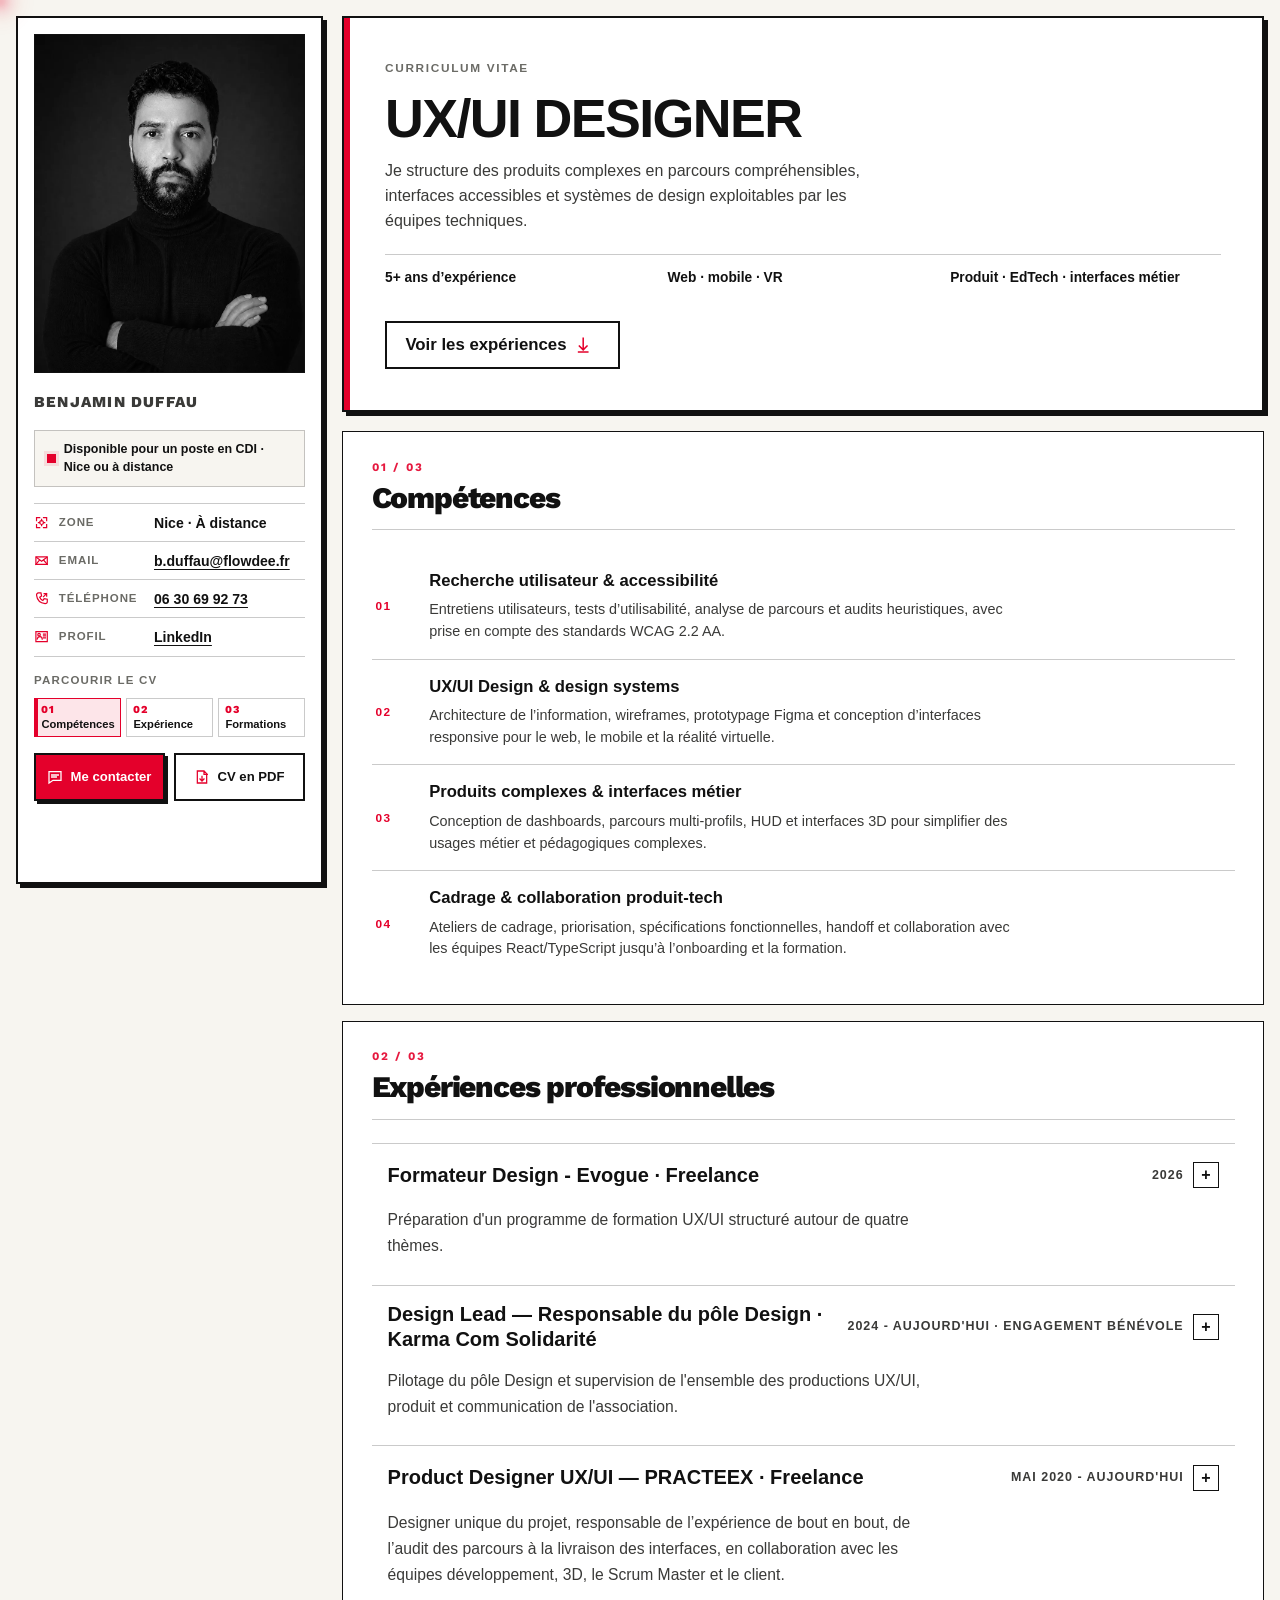
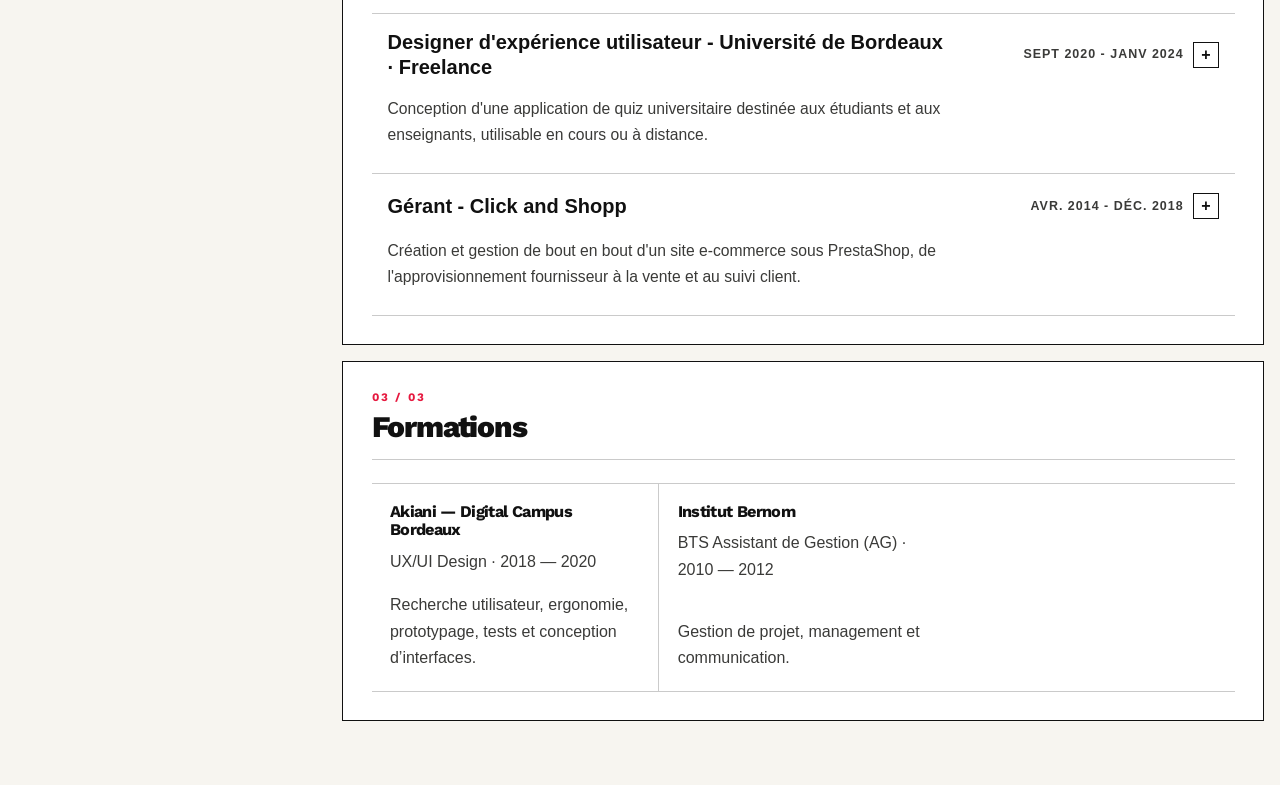
<file: index.html>
<!DOCTYPE html>
<html lang="fr">
<head>
  <meta charset="UTF-8">
  <meta name="viewport" content="width=device-width, initial-scale=1.0">
  <title>UX/UI DESIGNER | Benjamin DUFFAU</title>
  <meta name="description" content="CV interactif de Benjamin DUFFAU, UX/UI DESIGNER entre Bordeaux et Nice.">
  <link rel="canonical" href="https://cvduffau.netlify.app/">
  <link rel="icon" type="image/png" sizes="32x32" href="./favicon-32x32.png?v=20260724bd">
  <link rel="icon" type="image/png" sizes="16x16" href="./favicon-16x16.png?v=20260724bd">
  <link rel="shortcut icon" href="./favicon.ico?v=20260724bd">
  <link rel="apple-touch-icon" sizes="180x180" href="./apple-touch-icon.png?v=20260724bd">
  <meta property="og:type" content="profile">
  <meta property="og:title" content="Benjamin Duffau — UX/UI DESIGNER">
  <meta property="og:description" content="Parcours, design systems et décisions design alignées avec les enjeux business. Bordeaux · Nice · À distance.">
  <meta property="og:url" content="https://cvduffau.netlify.app/">
  <meta property="og:image" content="https://cvduffau.netlify.app/assets/og-image.jpg">
  <meta property="og:image:width" content="1200">
  <meta property="og:image:height" content="630">
  <meta property="og:locale" content="fr_FR">
  <meta name="twitter:card" content="summary_large_image">
  <meta name="twitter:title" content="Benjamin Duffau — UX/UI DESIGNER">
  <meta name="twitter:description" content="Parcours, design systems et décisions design alignées avec les enjeux business.">
  <meta name="twitter:image" content="https://cvduffau.netlify.app/assets/og-image.jpg">
  <link rel="preload" as="image" href="./assets/portrait.webp?v=20260901">
  <link rel="preconnect" href="https://fonts.googleapis.com">
  <link rel="preconnect" href="https://fonts.gstatic.com" crossorigin>
  <link href="https://fonts.googleapis.com/css2?family=Work+Sans:wght@400;500;600;700;800&display=swap" rel="stylesheet">
  <link href="https://fonts.cdnfonts.com/css/satoshi" rel="stylesheet">
  <link rel="stylesheet" href="./styles.css?v=20260902cv40">
  <script type="application/ld+json">
  {
    "@context": "https://schema.org",
    "@type": "Person",
    "name": "Benjamin Duffau",
    "jobTitle": "UX/UI DESIGNER",
    "url": "https://cvduffau.netlify.app/",
    "image": "https://cvduffau.netlify.app/assets/og-image.jpg",
    "email": "mailto:b.duffau@flowdee.fr",
    "telephone": "+33630699273",
    "workLocation": [
      { "@type": "Place", "name": "Bordeaux" },
      { "@type": "Place", "name": "Nice" },
      { "@type": "Place", "name": "À distance" }
    ],
    "knowsAbout": ["Audit UX", "Parcours utilisateurs", "Design system", "Cadrage produit", "Accessibilité numérique"],
    "sameAs": [
      "https://www.linkedin.com/in/benjamin-duffau/",
      "https://claude-pour-figma.benjamin-duffau.workers.dev"
    ]
  }
  </script>
</head>
<body>
  <svg class="svg-sprite" aria-hidden="true" focusable="false">
    <symbol id="icon-location" viewBox="0 0 24 24">
      <path d="M4 9V4h5M15 4h5v5M20 15v5h-5M9 20H4v-5"></path>
      <circle cx="12" cy="12" r="3"></circle>
      <path d="M12 7v2M12 15v2M7 12h2M15 12h2"></path>
    </symbol>
    <symbol id="icon-email" viewBox="0 0 24 24">
      <path d="M3 6h18v12H3z"></path>
      <path d="m4 7 8 6 8-6M3 18l6-7M21 18l-6-7"></path>
    </symbol>
    <symbol id="icon-phone" viewBox="0 0 24 24">
      <path d="M7 3h4l1 5-3 2c1 2.5 2.5 4 5 5l2-3 5 1v4c0 2-1.5 3-3.5 3C9.5 19 5 14.5 4 6.5 4 4.5 5 3 7 3z"></path>
      <path d="M16 4h4v4M15 9l5-5"></path>
    </symbol>
    <symbol id="icon-profile" viewBox="0 0 24 24">
      <path d="M3 4h18v16H3z"></path>
      <circle cx="8" cy="9" r="2"></circle>
      <path d="M5 16c.5-2.5 2-4 4.5-4S13 13.5 13 16M15 8h3M15 11h3M15 14h3"></path>
    </symbol>
    <symbol id="icon-message" viewBox="0 0 24 24">
      <path d="M3 4h18v13H9l-6 4z"></path>
      <path d="M7 9h10M7 12h7"></path>
    </symbol>
    <symbol id="icon-document" viewBox="0 0 24 24">
      <path d="M5 3h10l4 4v14H5zM15 3v5h5"></path>
      <path d="M12 11v7M9 15l3 3 3-3"></path>
    </symbol>
    <symbol id="icon-audit" viewBox="0 0 24 24">
      <path d="M2 12s4-6 10-6 10 6 10 6-4 6-10 6S2 12 2 12z"></path>
      <circle cx="12" cy="12" r="3"></circle>
      <path d="M12 7v2M12 15v2M7 12h2M15 12h2"></path>
    </symbol>
    <symbol id="icon-interface" viewBox="0 0 24 24">
      <path d="M3 4h18v16H3zM3 9h18M9 9v11"></path>
      <path d="M6 6h1M10 6h1M12 13h6M12 16h4"></path>
    </symbol>
    <symbol id="icon-handoff" viewBox="0 0 24 24">
      <path d="M3 8h13M13 5l3 3-3 3M21 16H8M11 13l-3 3 3 3"></path>
    </symbol>
    <symbol id="icon-down" viewBox="0 0 24 24">
      <path d="M12 3v15M7 13l5 5 5-5M6 21h12"></path>
    </symbol>
  </svg>

  <a class="skip-link" href="#content">Aller au contenu principal</a>

  <div class="page-bg" aria-hidden="true"></div>
  <div class="scroll-progress" aria-hidden="true"></div>

  <div class="cv-layout">
    <aside class="cv-sidebar" id="top" aria-label="Identité et coordonnées">
      <div class="cv-sidebar__panel">
        <nav class="top-nav" aria-label="Navigation principale">
          <div class="cv-sidebar__mobilebar">
            <a href="#top" class="brand">Benjamin DUFFAU</a>
            <button class="menu-toggle" type="button" aria-expanded="false" aria-controls="primary-menu" aria-label="Ouvrir le menu">Menu</button>
          </div>
          <p class="cv-sidebar__nav-label">Parcourir le CV</p>
          <ul class="menu" id="primary-menu">
            <li><a href="#profil"><span aria-hidden="true">01</span>Compétences</a></li>
            <li><a href="#experience"><span aria-hidden="true">02</span>Expérience</a></li>
            <li><a href="#formations"><span aria-hidden="true">03</span>Formations</a></li>
          </ul>
        </nav>

        <figure class="cv-sidebar__portrait">
          <img src="./assets/portrait.webp?v=20260901" alt="Portrait de Benjamin Duffau">
        </figure>

        <div class="cv-sidebar__identity">
          <p class="cv-sidebar__name">Benjamin DUFFAU</p>
        </div>

        <p class="cv-sidebar__status">
          <span aria-hidden="true"></span>
          Disponible pour un poste en CDI · Nice ou à distance
        </p>

        <address class="cv-sidebar__contact">
          <div>
            <svg class="ui-icon ui-icon--meta" aria-hidden="true"><use href="#icon-location"></use></svg>
            <span>Zone</span>
            <p>Nice · À distance</p>
          </div>
          <div>
            <svg class="ui-icon ui-icon--meta" aria-hidden="true"><use href="#icon-email"></use></svg>
            <span>Email</span>
            <a href="mailto:b.duffau@flowdee.fr">b.duffau@flowdee.fr</a>
          </div>
          <div>
            <svg class="ui-icon ui-icon--meta" aria-hidden="true"><use href="#icon-phone"></use></svg>
            <span>Téléphone</span>
            <a href="tel:+33630699273">06 30 69 92 73</a>
          </div>
          <!-- Flowdee désactivé temporairement
          <div>
            <svg class="ui-icon ui-icon--meta" aria-hidden="true"><use href="#icon-interface"></use></svg>
            <span>Site pro</span>
            <a href="https://flowdee.fr" target="_blank" rel="noopener noreferrer">flowdee.fr</a>
          </div>
          -->
          <div>
            <svg class="ui-icon ui-icon--meta" aria-hidden="true"><use href="#icon-profile"></use></svg>
            <span>Profil</span>
            <a href="https://www.linkedin.com/in/benjamin-duffau/" target="_blank" rel="noopener noreferrer">LinkedIn</a>
          </div>
        </address>

        <div class="cv-sidebar__actions">
          <a class="btn primary motion-sheen" href="mailto:b.duffau@flowdee.fr?subject=Prise%20de%20contact%20-%20Benjamin%20Duffau"><svg class="ui-icon ui-icon--action" aria-hidden="true"><use href="#icon-message"></use></svg>Me contacter</a>
          <a class="btn secondary motion-sheen" href="./assets/cv-benjamin-duffau.pdf?v=20260817-ats9" download="CV-Benjamin-Duffau.pdf"><svg class="ui-icon ui-icon--action" aria-hidden="true"><use href="#icon-document"></use></svg>CV en PDF</a>
        </div>
      </div>
    </aside>

  <main id="content" class="bento-main" tabindex="-1">
    <div class="bento-grid">
    <section class="hero-content profile-summary reveal bento-card bento-hero-card motion-sequence" aria-labelledby="profile-summary-title">
      <div class="hero-text">
        <p class="eyebrow motion-fade-up motion-delay-1">Curriculum vitae</p>
        <h1 id="profile-summary-title" class="profile-summary__title motion-fade-up motion-delay-2">UX/UI DESIGNER</h1>
        <p class="intro motion-fade-up motion-delay-3">
          Je structure des produits complexes en parcours compréhensibles, interfaces accessibles et systèmes de design exploitables par les équipes techniques.
        </p>
        <ul class="profile-summary__facts motion-fade-up motion-delay-4" aria-label="Preuves professionnelles">
          <li>5+ ans d’expérience</li>
          <li>Web · mobile · VR</li>
          <li>Produit · EdTech · interfaces métier</li>
        </ul>
        <div class="profile-summary__cta motion-fade-up motion-delay-5">
          <div class="profile-summary__cta-row">
            <!-- Flowdee désactivé temporairement
            <a class="btn primary profile-summary__portfolio" href="https://flowdee.fr" target="_blank" rel="noopener noreferrer">Voir mes projets sur Flowdee <span class="profile-summary__portfolio-arrow" aria-hidden="true">↗</span></a>
            -->
            <a class="btn secondary" href="#experience">Voir les expériences <svg class="ui-icon ui-icon--link" aria-hidden="true"><use href="#icon-down"></use></svg></a>
          </div>
          <!-- Flowdee désactivé temporairement
          <p class="profile-summary__portfolio-note">Site professionnel / studio de design personnel.</p>
          -->
        </div>
      </div>
    </section>

    <div class="bento-rows">
      <div class="bento-row bento-row--wide">
      <section id="profil" class="section section-open reveal bento-card bento-profil">
      <div class="section-head">
        <h2 data-index="01">Compétences</h2>
      </div>
          <div class="expertise-list expertise-list--cv" aria-label="Domaines d'expertise">
            <div class="expertise-row expertise-row--static">
              <span class="expertise-row__index" aria-hidden="true">01</span>
              <span class="expertise-row__content">
                <strong>Recherche utilisateur &amp; accessibilité</strong>
                <span>Entretiens utilisateurs, tests d’utilisabilité, analyse de parcours et audits heuristiques, avec prise en compte des standards WCAG 2.2 AA.</span>
              </span>
            </div>
            <div class="expertise-row expertise-row--static">
              <span class="expertise-row__index" aria-hidden="true">02</span>
              <span class="expertise-row__content">
                <strong>UX/UI Design &amp; design systems</strong>
                <span>Architecture de l’information, wireframes, prototypage Figma et conception d’interfaces responsive pour le web, le mobile et la réalité virtuelle.</span>
              </span>
            </div>
            <div class="expertise-row expertise-row--static">
              <span class="expertise-row__index" aria-hidden="true">03</span>
              <span class="expertise-row__content">
                <strong>Produits complexes &amp; interfaces métier</strong>
                <span>Conception de dashboards, parcours multi-profils, HUD et interfaces 3D pour simplifier des usages métier et pédagogiques complexes.</span>
              </span>
            </div>
            <div class="expertise-row expertise-row--static">
              <span class="expertise-row__index" aria-hidden="true">04</span>
              <span class="expertise-row__content">
                <strong>Cadrage &amp; collaboration produit-tech</strong>
                <span>Ateliers de cadrage, priorisation, spécifications fonctionnelles, handoff et collaboration avec les équipes React/TypeScript jusqu’à l’onboarding et la formation.</span>
              </span>
            </div>
          </div>
    </section>
      </div>
      <div class="bento-row bento-row--linear">

    <section id="experience" class="section section-open reveal bento-card bento-experience">
      <div class="section-head">
        <h2 data-index="02">Expériences professionnelles</h2>
      </div>
      <div class="timeline-shell">
        <nav class="timeline-nav" id="experience-nav" aria-label="Navigation chronologique"></nav>
        <div class="timeline" id="experience-timeline" aria-label="Liste des expériences">
        <!-- À consolider : préciser pour chaque expérience le contexte, les actions, les livrables et les résultats vérifiables. -->
        <article id="experience-evogue" class="timeline-item" data-timeline-year="2026" data-timeline-label="Evogue">
          <span class="timeline-item__year" aria-hidden="true">2026</span>
          <button class="item-toggle" type="button" aria-expanded="false">
            <span class="timeline-item__title">Formateur Design - Evogue · Freelance</span>
            <span class="timeline-item__period">2026</span>
          </button>
          <div class="item-content">
            <p>Préparation d'un programme de formation UX/UI structuré autour de quatre thèmes.</p>
            <ul>
              <li><strong>Fondamentaux UX & ergonomie :</strong> Norman, Nielsen, perception visuelle, comportements utilisateurs, critères d'évaluation, facteurs de succès, apports et enjeux éthiques de l'IA ; étude comparative de sites.</li>
              <li><strong>Conception & optimisation de l'interface :</strong> tendances graphiques, accessibilité WCAG, couleurs, typographie, iconographie, interactions, composition, contenu, SEO et outils de conception par IA ; audit rapide d'accessibilité.</li>
              <li><strong>Interactions & méthodes UX :</strong> navigation, architecture de l'information, design system, rédaction UX, design centré utilisateur, personas, parcours et scénarios ; atelier de création d'un persona.</li>
              <li><strong>Outils, optimisation & veille :</strong> prototypage, tests utilisateurs, recherche qualitative et quantitative, A/B testing, tri de cartes, audit ergonomique, KPIs, outils d'analyse par IA et tendances émergentes ; étude d'un processus d'A/B testing assisté par IA.</li>
            </ul>
          </div>
        </article>

        <article id="experience-kcs" class="timeline-item" data-timeline-year="2024" data-timeline-label="KCS">
          <span class="timeline-item__year" aria-hidden="true">2024</span>
          <button class="item-toggle" type="button" aria-expanded="false">
            <span class="timeline-item__title">Design Lead — Responsable du pôle Design · Karma Com Solidarité</span>
            <span class="timeline-item__period">2024 - aujourd'hui · Engagement bénévole</span>
          </button>
          <div class="item-content">
            <p>Pilotage du pôle Design et supervision de l'ensemble des productions UX/UI, produit et communication de l'association.</p>
            <ul>
              <li><strong>Pilotage du pôle Design :</strong> référent sur l'ensemble des sujets design, coordination des designers bénévoles, attribution des missions, revues de conception et transmission de méthodes lors de sessions collectives.</li>
              <li><strong>Audit & parcours :</strong> audit heuristique et WCAG 2.2 AA ; onboarding bénévole ramené de 8 à 4 étapes dans le prototype.</li>
              <li><strong>Produit :</strong> conception du KCS Hub, du site public aux parcours multi-profils et tableaux de bord métiers.</li>
              <li><strong>Design system :</strong> création et gouvernance des tokens, composants, états et règles d'usage.</li>
              <li><strong>Design graphique & communication :</strong> conception de visuels pour les réseaux sociaux, brochures, guides et autres supports de communication, avec déclinaisons numériques et print.</li>
              <li><strong>Delivery :</strong> prototypes, spécifications de composants et handoff React / TypeScript.</li>
            </ul>
          </div>
        </article>

        <article id="experience-practeex" class="timeline-item" data-timeline-year="2020" data-timeline-label="PRACTEEX">
          <span class="timeline-item__year" aria-hidden="true">2020</span>
          <button class="item-toggle" type="button" aria-expanded="false">
            <span class="timeline-item__title">Product Designer UX/UI — PRACTEEX · Freelance</span>
            <span class="timeline-item__period">mai 2020 - aujourd'hui</span>
          </button>
          <div class="item-content">
            <p>Designer unique du projet, responsable de l’expérience de bout en bout, de l’audit des parcours à la livraison des interfaces, en collaboration avec les équipes développement, 3D, le Scrum Master et le client.</p>
            <ul>
              <li><strong>Recherche et parcours :</strong> audits heuristiques et conception des parcours enseignants et élèves.</li>
              <li><strong>Tests utilisateurs :</strong> évaluation de la simulation auprès d’élèves dans un lycée bordelais, observation des usages et intégration des retours dans les itérations.</li>
              <li><strong>Expérience immersive :</strong> refonte du HUD et des interactions du serious game pour la VR et plusieurs supports.</li>
              <li><strong>Interfaces métier :</strong> conception du hub enseignants pour lancer, paramétrer et suivre les sessions pédagogiques.</li>
              <li><strong>Collaboration produit-tech :</strong> ateliers avec le client, arbitrages avec le Scrum Master et coordination avec les équipes 3D et développement jusqu’à la mise en œuvre.</li>
            </ul>
          </div>
        </article>

        <article id="experience-universite-bordeaux" class="timeline-item" data-timeline-year="2020" data-timeline-label="Université">
          <span class="timeline-item__year" aria-hidden="true">2020</span>
          <button class="item-toggle" type="button" aria-expanded="false">
            <span class="timeline-item__title">Designer d'expérience utilisateur - Université de Bordeaux · Freelance</span>
            <span class="timeline-item__period">Sept 2020 - Janv 2024</span>
          </button>
          <div class="item-content">
            <p>Conception d'une application de quiz universitaire destinée aux étudiants et aux enseignants, utilisable en cours ou à distance.</p>
            <ul>
              <li><strong>Cadrage produit :</strong> réunions avec les parties prenantes, recueil des besoins des étudiants, enseignants et équipes académiques, définition du périmètre.</li>
              <li><strong>Parcours & wireframes :</strong> architecture des parcours, wireframes et clarification des interactions.</li>
              <li><strong>Expérience quiz :</strong> vidéo, réponses à choix multiples, visionneuse 3D et seuils de réussite.</li>
              <li><strong>Tests & optimisation :</strong> tests utilisateurs, A/B testing et itérations pour améliorer la compréhension et la clarté des interfaces.</li>
            </ul>
          </div>
        </article>

        <article id="experience-click-and-shopp" class="timeline-item" data-timeline-year="2014" data-timeline-label="Click & Shopp">
          <span class="timeline-item__year" aria-hidden="true">2014</span>
          <button class="item-toggle" type="button" aria-expanded="false">
            <span class="timeline-item__title">Gérant - Click and Shopp</span>
            <span class="timeline-item__period">avr. 2014 - déc. 2018</span>
          </button>
          <div class="item-content">
            <p>Création et gestion de bout en bout d'un site e-commerce sous PrestaShop, de l'approvisionnement fournisseur à la vente et au suivi client.</p>
            <ul>
              <li><strong>Plateforme & catalogue :</strong> conception, configuration et administration du site ; structuration du catalogue et création des fiches produits.</li>
              <li><strong>SEO & contenus :</strong> rédaction et optimisation des fiches produits et des catégories pour le référencement naturel.</li>
              <li><strong>Achats & stocks :</strong> gestion des achats fournisseurs, des approvisionnements et du stock.</li>
              <li><strong>Vente & relation client :</strong> mise en vente des produits, suivi des commandes, conseil et service client.</li>
              <li><strong>UX & conversion :</strong> amélioration du parcours d'achat, de la lisibilité des offres et des contenus commerciaux.</li>
            </ul>
          </div>
        </article>
        </div>
      </div>
    </section>

    <section id="formations" class="section section-contained reveal bento-card bento-formations">
      <div class="section-head">
        <h2 data-index="03">Formations</h2>
      </div>
      <div class="project-grid">
        <article class="project-card">
          <h3>Akiani — Digital Campus Bordeaux</h3>
          <p>UX/UI Design · 2018 — 2020</p>
          <p>Recherche utilisateur, ergonomie, prototypage, tests et conception d’interfaces.</p>
        </article>
        <article class="project-card">
          <h3>Institut Bernom</h3>
          <p>BTS Assistant de Gestion (AG) · 2010 — 2012</p>
          <p>Gestion de projet, management et communication.</p>
        </article>
      </div>
    </section>

      </div>
    </div>
    </div>
  </main>
  </div>

  <div class="cursor-halo" id="cursor-halo" aria-hidden="true"></div>
  <div class="cursor-dot" id="cursor-dot" aria-hidden="true"></div>

  <script src="./script.js?v=20260902cv10"></script>
</body>
</html>
</file>
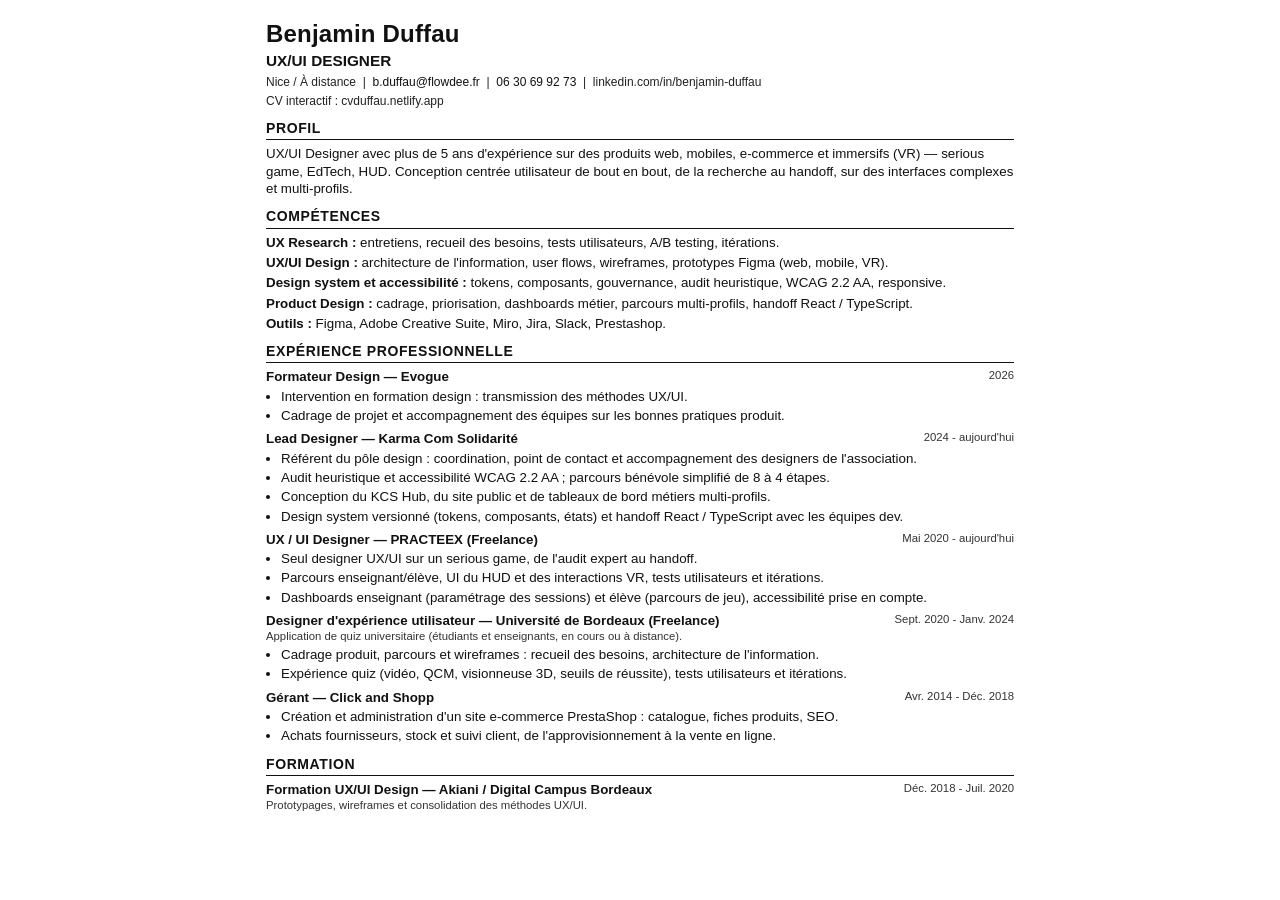
<file: cv-ats.html>
<!DOCTYPE html>
<html lang="fr">
<head>
  <meta charset="UTF-8">
  <meta name="viewport" content="width=device-width, initial-scale=1.0">
  <title>CV - Benjamin Duffau - UX/UI DESIGNER</title>
  <meta name="description" content="CV ATS de Benjamin Duffau, UX/UI Designer. Product Design, UX Research, audit heuristique, accessibilité WCAG 2.2 AA, design systems, prototypage Figma et handoff.">
  <style>
    @page { size: A4; margin: 0.9cm 1.4cm; }
    * { box-sizing: border-box; }
    html, body { margin: 0; padding: 0; }
    body {
      font-family: Arial, Helvetica, "Liberation Sans", sans-serif;
      color: #111111;
      background: #ffffff;
      font-size: 10pt;
      line-height: 1.3;
      max-width: 800px;
      margin: 0 auto;
      padding: 18px 26px;
    }
    h1 {
      font-size: 18pt;
      margin: 0 0 2px;
      letter-spacing: 0.2px;
    }
    .role { font-size: 11.5pt; font-weight: 700; margin: 0 0 4px; }
    .contact { font-size: 9pt; color: #222; margin: 0 0 3px; }
    .contact a { color: #111; text-decoration: none; }
    h2 {
      font-size: 10.5pt;
      text-transform: uppercase;
      letter-spacing: 0.6px;
      border-bottom: 1.5px solid #111;
      padding-bottom: 2px;
      margin: 10px 0 5px;
    }
    p { margin: 0 0 4px; }
    ul { margin: 2px 0 4px; padding-left: 15px; }
    li { margin: 0 0 2px; }
    .job { margin: 0 0 6px; }
    .job-head { display: flex; justify-content: space-between; gap: 12px; }
    .job-title { font-weight: 700; font-size: 10pt; margin: 0; }
    .job-dates { font-size: 8.5pt; color: #333; white-space: nowrap; }
    .job-meta { font-size: 8.5pt; color: #333; margin: 0 0 2px; }
    .skills-line { margin: 0 0 3px; }
    a { color: #111; }
  </style>
</head>
<body>
  <header>
    <h1>Benjamin Duffau</h1>
    <p class="role">UX/UI DESIGNER</p>
    <p class="contact">
      Nice / À distance &nbsp;|&nbsp;
      <a href="mailto:b.duffau@flowdee.fr">b.duffau@flowdee.fr</a> &nbsp;|&nbsp;
      <a href="tel:+33630699273">06 30 69 92 73</a> &nbsp;|&nbsp;
      linkedin.com/in/benjamin-duffau
    </p>
    <p class="contact">CV interactif : cvduffau.netlify.app</p>
  </header>

  <section>
    <h2>Profil</h2>
    <p>UX/UI Designer avec plus de 5 ans d'expérience sur des produits web, mobiles, e-commerce et immersifs (VR) — serious game, EdTech, HUD. Conception centrée utilisateur de bout en bout, de la recherche au handoff, sur des interfaces complexes et multi-profils.</p>
  </section>

  <section>
    <h2>Compétences</h2>
    <p class="skills-line"><strong>UX Research :</strong> entretiens, recueil des besoins, tests utilisateurs, A/B testing, itérations.</p>
    <p class="skills-line"><strong>UX/UI Design :</strong> architecture de l'information, user flows, wireframes, prototypes Figma (web, mobile, VR).</p>
    <p class="skills-line"><strong>Design system et accessibilité :</strong> tokens, composants, gouvernance, audit heuristique, WCAG 2.2 AA, responsive.</p>
    <p class="skills-line"><strong>Product Design :</strong> cadrage, priorisation, dashboards métier, parcours multi-profils, handoff React / TypeScript.</p>
    <p class="skills-line"><strong>Outils :</strong> Figma, Adobe Creative Suite, Miro, Jira, Slack, Prestashop.</p>
  </section>

  <section>
    <h2>Expérience professionnelle</h2>

    <div class="job">
      <div class="job-head">
        <p class="job-title">Formateur Design — Evogue</p>
        <span class="job-dates">2026</span>
      </div>
      <ul>
        <li>Intervention en formation design : transmission des méthodes UX/UI.</li>
        <li>Cadrage de projet et accompagnement des équipes sur les bonnes pratiques produit.</li>
      </ul>
    </div>

    <div class="job">
      <div class="job-head">
        <p class="job-title">Lead Designer — Karma Com Solidarité</p>
        <span class="job-dates">2024 - aujourd'hui</span>
      </div>
      <ul>
        <li>Référent du pôle design : coordination, point de contact et accompagnement des designers de l'association.</li>
        <li>Audit heuristique et accessibilité WCAG 2.2 AA ; parcours bénévole simplifié de 8 à 4 étapes.</li>
        <li>Conception du KCS Hub, du site public et de tableaux de bord métiers multi-profils.</li>
        <li>Design system versionné (tokens, composants, états) et handoff React / TypeScript avec les équipes dev.</li>
      </ul>
    </div>

    <div class="job">
      <div class="job-head">
        <p class="job-title">UX / UI Designer — PRACTEEX (Freelance)</p>
        <span class="job-dates">Mai 2020 - aujourd'hui</span>
      </div>
      <ul>
        <li>Seul designer UX/UI sur un serious game, de l'audit expert au handoff.</li>
        <li>Parcours enseignant/élève, UI du HUD et des interactions VR, tests utilisateurs et itérations.</li>
        <li>Dashboards enseignant (paramétrage des sessions) et élève (parcours de jeu), accessibilité prise en compte.</li>
      </ul>
    </div>

    <div class="job">
      <div class="job-head">
        <p class="job-title">Designer d'expérience utilisateur — Université de Bordeaux (Freelance)</p>
        <span class="job-dates">Sept. 2020 - Janv. 2024</span>
      </div>
      <p class="job-meta">Application de quiz universitaire (étudiants et enseignants, en cours ou à distance).</p>
      <ul>
        <li>Cadrage produit, parcours et wireframes : recueil des besoins, architecture de l'information.</li>
        <li>Expérience quiz (vidéo, QCM, visionneuse 3D, seuils de réussite), tests utilisateurs et itérations.</li>
      </ul>
    </div>

    <div class="job">
      <div class="job-head">
        <p class="job-title">Gérant — Click and Shopp</p>
        <span class="job-dates">Avr. 2014 - Déc. 2018</span>
      </div>
      <ul>
        <li>Création et administration d'un site e-commerce PrestaShop : catalogue, fiches produits, SEO.</li>
        <li>Achats fournisseurs, stock et suivi client, de l'approvisionnement à la vente en ligne.</li>
      </ul>
    </div>
  </section>

  <section>
    <h2>Formation</h2>
    <div class="job">
      <div class="job-head">
        <p class="job-title">Formation UX/UI Design — Akiani / Digital Campus Bordeaux</p>
        <span class="job-dates">Déc. 2018 - Juil. 2020</span>
      </div>
      <p class="job-meta">Prototypages, wireframes et consolidation des méthodes UX/UI.</p>
    </div>
  </section>
</body>
</html>
</file>
<file: styles.css>
﻿:root {
  --bg: #f7f5f0;
  --surface: #ffffff;
  --surface-glass: rgba(255, 255, 255, 0.92);
  --surface-strong: #ffffff;
  --text: #111111;
  --text-muted: #3a3a38;
  --text-soft: #6b6b66;
  --border: #111111;
  --border-strong: #111111;
  --shadow: 4px 4px 0 #111111;
  --shadow-soft: 3px 3px 0 #111111;
  --border-width-structure: 1px;
  --border-width-action: 2px;
  --line-subtle: rgba(17, 17, 17, 0.22);
  --shadow-interactive: var(--shadow-soft);
  --shadow-emphasis: var(--shadow);
  --control-min-size: 44px;
  --motion-fast: 160ms;
  --motion-standard: 220ms;
  --focus: #e4002b;
  --primary: #e4002b;
  --primary-contrast: #ffffff;
  --primary-soft: rgba(228, 0, 43, 0.10);
  --chip-bg: #ffffff;
  --chip-bg-hover: #f2efe8;
  --chip-text: #111111;
  --accent-soft: rgba(228, 0, 43, 0.08);
  --accent-line: #e4002b;
  --accent-line-soft: rgba(228, 0, 43, 0.5);
  --accent-line-faint: rgba(17, 17, 17, 0.14);
  --accent-profile: #e4002b;
  --accent-skills: #e4002b;
  --accent-experience: #e4002b;
  --accent-projects: #e4002b;
  --accent-formation: #e4002b;
  --accent-contact: #e4002b;
  --detail-glow-x: 74%;
  --detail-glow-y: 18%;
  --detail-glow-strength: 0.2;

  --radius-xs: 0px;
  --radius-sm: 0px;
  --radius-md: 0px;
  --radius-lg: 0px;
  --radius-xl: 0px;
  --radius-card: 0px;

  --space-1: 0.25rem;
  --space-2: 0.5rem;
  --space-3: 0.75rem;
  --space-4: 1rem;
  --space-5: 1.5rem;
  --space-6: 2rem;
  --space-7: 3rem;
  --space-8: 4rem;
  --space-9: 5rem;

  --font-size-0: clamp(0.84rem, 0.8rem + 0.18vw, 0.92rem);
  --font-size-1: clamp(0.95rem, 0.9rem + 0.24vw, 1.05rem);
  --font-size-2: clamp(1.06rem, 1rem + 0.34vw, 1.2rem);
  --font-size-3: clamp(1.35rem, 1.12rem + 0.82vw, 1.72rem);
  --font-size-4: clamp(2.5rem, 1.72rem + 2.8vw, 4.8rem);

  --line-height-tight: 1.08;
  --line-height-heading: 1.14;
  --line-height-base: 1.68;

  --max-width: min(1200px, 92vw);
}

* {
  box-sizing: border-box;
}

html {
  scroll-behavior: auto;
}

body {
  margin: 0;
  min-height: 100vh;
  font-family: "Satoshi", "Segoe UI", sans-serif;
  color: var(--text);
  background: var(--bg);
  line-height: var(--line-height-base);
  text-rendering: optimizeLegibility;
  -webkit-font-smoothing: antialiased;
}

body.cursor-enhanced,
body.cursor-enhanced a,
body.cursor-enhanced button,
body.cursor-enhanced [role="button"],
body.cursor-enhanced .btn,
body.cursor-enhanced .timeline-item,
body.cursor-enhanced .contact-link {
  cursor: none !important;
}

::selection {
  color: var(--primary-contrast);
  background: color-mix(in srgb, var(--primary) 88%, transparent);
}

.cursor-halo,
.cursor-dot {
  position: fixed;
  top: 0;
  left: 0;
  z-index: 220;
  pointer-events: none;
  opacity: 0;
  transform: translate3d(-50%, -50%, 0);
  /* ⚠️ AUCUNE transition sur `transform`. Le JS le réécrit à chaque frame pour
     suivre le pointeur : une transition de 220ms animait donc CHAQUE écriture,
     et le curseur ne pouvait jamais rattraper la souris. C'était la cause du
     curseur mou, y compris pour le point censé être exact.
     Le grossissement au survol passe par la propriété `scale`, indépendante de
     `transform` : elle peut être animée sans entrer en conflit avec la position
     écrite en ligne. */
  will-change: transform;
  transition:
    opacity 0.22s ease,
    width 0.28s cubic-bezier(0.22, 1, 0.36, 1),
    height 0.28s cubic-bezier(0.22, 1, 0.36, 1),
    background-color 0.22s ease,
    border-color 0.22s ease,
    box-shadow 0.22s ease,
    scale 0.18s cubic-bezier(0.22, 1, 0.36, 1);
}

.cursor-halo {
  width: 42px;
  height: 42px;
  border: 1px solid rgba(216, 216, 212, 0.32);
  border-radius: 999px;
  background: radial-gradient(circle, color-mix(in srgb, var(--focus) 12%, transparent), transparent);
  /* `backdrop-filter: blur(4px)` retiré : il forçait un instantané de
     l'arrière-plan à chaque frame de déplacement, pour un flou invisible
     derrière un dégradé à 12 %. C'est la propriété la plus coûteuse à animer. */
  box-shadow: 0 0 0 1px rgba(255, 255, 255, 0.04);
}

.cursor-dot {
  width: 8px;
  height: 8px;
  border-radius: 999px;
  background: var(--primary);
  box-shadow: 0 0 22px color-mix(in srgb, var(--primary) 48%, transparent);
}

body.cursor-visible .cursor-halo,
body.cursor-visible .cursor-dot {
  opacity: 1;
}

body.cursor-hovering .cursor-halo {
  width: 64px;
  height: 64px;
  border-color: color-mix(in srgb, var(--primary) 44%, transparent);
  background: radial-gradient(circle, color-mix(in srgb, var(--primary) 12%, transparent), color-mix(in srgb, var(--focus) 4%, transparent), transparent);
  box-shadow: 0 0 34px color-mix(in srgb, var(--primary) 16%, transparent);
}

/* `scale` et non `transform` : le JS écrit `style.transform` en ligne à chaque
   frame, et un style en ligne bat la feuille de style. Ces deux états n'ont
   donc JAMAIS été visibles depuis que le curseur suit le pointeur. */
body.cursor-hovering .cursor-dot {
  scale: 1.4;
  background: color-mix(in srgb, var(--primary) 32%, white);
}

body.cursor-pressing .cursor-halo {
  width: 32px;
  height: 32px;
}

body.cursor-pressing .cursor-dot {
  scale: 0.72;
}

.motion-fade-up,
.motion-glow-soft,
.motion-float-soft,
.motion-sheen {
  will-change: transform, opacity;
}

body.js-enabled .motion-sequence .motion-fade-up {
  opacity: 0;
  transform: translate3d(0, 22px, 0) scale(0.985);
  animation: motionFadeUp 0.88s cubic-bezier(0.22, 1, 0.36, 1) forwards;
}

.motion-delay-1 {
  animation-delay: 100ms;
}

.motion-delay-2 {
  animation-delay: 180ms;
}

.motion-delay-3 {
  animation-delay: 260ms;
}

.motion-delay-4 {
  animation-delay: 340ms;
}

.motion-delay-5 {
  animation-delay: 420ms;
}

.motion-glow-soft {
  animation: motionTextGlow 5.6s ease-in-out infinite;
}

body.js-enabled .motion-sequence .motion-glow-soft.motion-fade-up {
  animation:
    motionFadeUp 0.88s cubic-bezier(0.22, 1, 0.36, 1) forwards,
    motionTextGlow 5.6s ease-in-out 1.1s infinite;
}

.motion-float-soft {
  animation: motionFloatSoft 7.5s ease-in-out infinite;
}

body.js-enabled .motion-sequence .motion-float-soft.motion-fade-up {
  animation:
    motionFadeUp 0.88s cubic-bezier(0.22, 1, 0.36, 1) forwards,
    motionFloatSoft 7.5s ease-in-out 1.15s infinite;
}

.motion-sheen {
  overflow: hidden;
}

.motion-sheen::after {
  content: "";
  position: absolute;
  inset: -1px auto -1px -32%;
  width: 34%;
  background: linear-gradient(100deg, transparent 0%, rgba(255, 255, 255, 0.32) 50%, transparent 100%);
  opacity: 0;
  transform: translateX(-160%) skewX(-18deg);
}

.motion-sheen:hover::after,
.motion-sheen:focus-visible::after {
  opacity: 1;
  animation: motionSheenSweep 0.82s cubic-bezier(0.22, 1, 0.36, 1) both;
}

h1,
h2,
h3 {
  margin: 0;
  font-family: "Work Sans", "Segoe UI", sans-serif;
  font-weight: 700;
  letter-spacing: -0.04em;
  line-height: var(--line-height-heading);
}

p,
ul {
  margin-top: 0;
}

body.detail-open {
  overflow: hidden;
}

.skip-link {
  position: fixed;
  top: var(--space-3);
  left: var(--space-3);
  z-index: 300;
  transform: translateY(-180%);
  padding: 0.72rem 1rem;
  border-radius: 999px;
  background: rgba(10, 6, 22, 0.96);
  color: var(--text);
  text-decoration: none;
  border: 1.5px solid rgba(255, 255, 255, 0.28);
  transition: transform 0.22s ease;
}

.skip-link:focus {
  transform: translateY(0);
}

.sr-only {
  position: absolute;
  width: 1px;
  height: 1px;
  padding: 0;
  margin: -1px;
  overflow: hidden;
  clip: rect(0, 0, 0, 0);
  white-space: nowrap;
  border: 0;
}

.page-bg {
  position: fixed;
  inset: 0;
  z-index: -2;
  overflow: hidden;
  background:
    linear-gradient(rgba(216, 216, 212, 0.018) 1px, transparent 1px),
    linear-gradient(90deg, rgba(216, 216, 212, 0.018) 1px, transparent 1px),
    linear-gradient(rgba(150, 152, 158, 0.03) 1px, transparent 1px),
    linear-gradient(90deg, rgba(150, 152, 158, 0.03) 1px, transparent 1px),
    var(--bg);
  background-size: 24px 24px, 24px 24px, 120px 120px, 120px 120px, auto;
  background-position: 0 0, 0 0, -1px -1px, -1px -1px, 0 0;
}

.page-bg::before,
.page-bg::after {
  content: "";
  position: absolute;
  pointer-events: none;
}

.page-bg::before {
  inset: 0;
  background:
    radial-gradient(circle at 14% 18%, rgba(210, 208, 199, 0.07), transparent 24%),
    radial-gradient(circle at 82% 16%, rgba(216, 216, 212, 0.05), transparent 22%),
    radial-gradient(circle at 72% 76%, color-mix(in srgb, var(--primary) 9%, transparent), transparent 26%),
    linear-gradient(180deg, transparent 3rem, var(--accent-line-faint) 3rem, var(--accent-line-faint) 3.08rem, transparent 3.08rem),
    linear-gradient(180deg, transparent calc(100% - 3.08rem), var(--accent-line-faint) calc(100% - 3.08rem), var(--accent-line-faint) calc(100% - 3rem), transparent calc(100% - 3rem));
  opacity: 0.82;
}

.page-bg::after {
  inset: 0;
  background:
    radial-gradient(ellipse at 50% 0%, rgba(210, 208, 199, 0.045), transparent 45%),
    linear-gradient(180deg, rgba(4, 5, 7, 0.12), rgba(4, 5, 7, 0.72));
}


.scroll-progress {
  position: fixed;
  top: 0;
  left: 0;
  width: 0;
  height: 2px;
  background: linear-gradient(90deg, color-mix(in srgb, var(--primary) 72%, transparent), color-mix(in srgb, var(--focus) 92%, transparent));
  border-radius: 0 999px 999px 0;
  box-shadow: 0 0 10px color-mix(in srgb, var(--primary) 22%, transparent);
  transition: width 0.16s cubic-bezier(0.22, 1, 0.36, 1);
  z-index: 140;
}

.scroll-progress::after {
  content: "";
  position: absolute;
  top: 50%;
  right: -9px;
  width: 18px;
  height: 18px;
  border-radius: 999px;
  background: radial-gradient(circle, color-mix(in srgb, var(--focus) 78%, white) 0%, color-mix(in srgb, var(--primary) 46%, transparent) 34%, transparent 72%);
  box-shadow:
    0 0 16px color-mix(in srgb, var(--focus) 54%, transparent),
    0 0 34px color-mix(in srgb, var(--primary) 38%, transparent);
  filter: blur(5px);
  opacity: 0.76;
  transform: translateY(-50%) scale(0.95);
}

.hero,
.section,
footer.section {
  width: var(--max-width);
  margin: 0 auto;
}

.hero {
  padding: 0;
}

.top-nav {
  position: fixed;
  top: var(--space-3);
  left: 50%;
  transform: translateX(-50%);
  width: var(--max-width);
  padding: 0.8rem 1rem;
  border: 1px solid rgba(216, 216, 212, 0.28);
  border-radius: 999px;
  background: rgba(37, 38, 44, 0.82);
  backdrop-filter: blur(20px) saturate(120%);
  box-shadow:
    0 14px 38px rgba(4, 5, 7, 0.5),
    inset 0 1px 0 rgba(255, 255, 255, 0.06);
  display: grid;
  grid-template-columns: auto minmax(0, 1fr) auto;
  align-items: center;
  gap: 1rem;
  z-index: 120;
  transition: background-color 0.25s ease, border-color 0.25s ease, box-shadow 0.25s ease;
}

.top-nav.scrolled {
  background: rgba(33, 34, 40, 0.94);
  border-color: rgba(216, 216, 212, 0.34);
  box-shadow:
    0 18px 44px rgba(4, 5, 7, 0.55),
    inset 0 1px 0 rgba(255, 255, 255, 0.07);
}

.brand {
  display: inline-flex;
  align-items: center;
  min-height: 44px;
  padding-inline: 0.35rem;
  color: var(--text);
  text-decoration: none;
  font-family: "Work Sans", "Segoe UI", sans-serif;
  font-size: clamp(1rem, 0.94rem + 0.2vw, 1.14rem);
  font-weight: 800;
  letter-spacing: -0.035em;
  white-space: nowrap;
}

.menu-toggle {
  display: none;
  min-height: 44px;
  padding: 0.65rem 0.95rem;
  border-radius: 999px;
  border: 1.5px solid rgba(255, 255, 255, 0.28);
  background: rgba(255, 255, 255, 0.03);
  color: var(--text);
  font: inherit;
  font-weight: 600;
  cursor: pointer;
}

.menu {
  display: flex;
  align-items: center;
  justify-content: center;
  gap: 0.15rem;
  list-style: none;
  margin: 0;
  padding: 0;
  min-width: 0;
}

.top-nav-actions {
  display: flex;
  align-items: center;
  justify-content: flex-end;
  gap: 0.65rem;
  padding-left: 0.85rem;
  min-width: 0;
}

.menu a,
.meta-chip,
.btn,
.filter-btn,
.skill-chip,
.detail-close,
.item-toggle,
.contact-link {
  -webkit-tap-highlight-color: transparent;
}

.menu a {
  display: inline-flex;
  align-items: center;
  justify-content: center;
  min-height: 40px;
  padding: 0.45rem 0.8rem;
  border-radius: 999px;
  color: var(--text-muted);
  text-decoration: none;
  font-size: 0.95rem;
  font-weight: 600;
  transition: color 0.22s ease, background-color 0.22s ease, border-color 0.22s ease;
  border: 1px solid transparent;
  white-space: nowrap;
}

.menu a:hover,
.menu a[aria-current="page"] {
  color: var(--text);
  background: rgba(255, 255, 255, 0.045);
  border-color: rgba(216, 216, 212, 0.14);
}

main section,
footer {
  scroll-margin-top: 7.5rem;
}

.hero-content,
.section,
footer.section,
.timeline-item,
.project-card,
.detail-card {
  position: relative;
  overflow: hidden;
  border: 1px solid var(--border);
  border-radius: var(--radius-card);
  background:
    linear-gradient(180deg, rgba(255, 255, 255, 0.03), rgba(255, 255, 255, 0)),
    var(--surface);
  box-shadow: var(--shadow);
}

.hero-content::before,
.section::before,
footer.section::before,
.timeline-item::before,
.project-card::before,
.detail-card::before {
  content: "";
  position: absolute;
  inset: 0;
  pointer-events: none;
  background: linear-gradient(145deg, rgba(255, 255, 255, 0.05), transparent 32%, transparent 72%, rgba(255, 255, 255, 0.02));
  opacity: 0.7;
}

.hero-content {
  margin-top: var(--space-5);
  padding: clamp(1.5rem, 1rem + 2vw, 2.8rem) 0 0;
  border: 0;
  border-radius: 0;
  background: none;
  box-shadow: none;
  overflow: visible;
  display: grid;
  grid-template-columns: minmax(0, 1.52fr) minmax(18rem, 0.86fr);
  gap: clamp(1.4rem, 1rem + 1.5vw, 2.5rem);
  align-items: end;
  min-height: min(78vh, 760px);
  isolation: isolate;
}

.hero-content::before {
  display: none;
  content: none;
}

.hero-content::after {
  display: none;
  content: none;
}

.hero-content > * {
  position: relative;
  z-index: 1;
}

.eyebrow {
  margin-bottom: var(--space-3);
  color: var(--text-soft);
  font-size: 0.74rem;
  font-weight: 700;
  letter-spacing: 0.14em;
  text-transform: uppercase;
}

h1 {
  max-width: 11ch;
  font-size: var(--font-size-4);
  line-height: var(--line-height-tight);
  text-wrap: balance;
}

.intro {
  max-width: 34rem;
  margin-top: var(--space-4);
  color: var(--text);
  font-size: clamp(1.04rem, 0.98rem + 0.32vw, 1.2rem);
  line-height: 1.62;
}

.quick-meta {
  margin: 0;
  padding: 0;
  display: grid;
  gap: var(--space-3);
  list-style: none;
  align-content: end;
}

.quick-meta li {
  margin: 0;
}

.meta-chip {
  width: 100%;
  min-height: 64px;
  justify-content: flex-start;
  padding: 1rem 1.15rem;
  border: 1px solid rgba(216, 216, 212, 0.22);
  border-radius: 999px;
  background: rgba(255, 255, 255, 0.03);
  color: var(--chip-text);
  font: inherit;
  font-size: var(--font-size-1);
  line-height: 1;
  font-weight: 600;
  text-align: left;
  cursor: pointer;
  transition: transform 0.22s ease, background-color 0.22s ease, border-color 0.22s ease;
}

.cta-row,
.filters,
.skill-cloud {
  display: flex;
  flex-wrap: wrap;
  gap: 0.75rem;
}

.cta-row {
  margin-top: var(--space-5);
}

.cta-row .btn {
  border-radius: 10px;
}

.hero-content .cta-row {
  width: auto;
}

.hero-content .cta-row .btn.primary {
  min-width: 15.5rem;
}

.btn,
.filter-btn,
.skill-chip,
.interest-tag {
  height: 48px;
  min-height: 48px;
  display: inline-flex;
  align-items: center;
  justify-content: center;
  padding: 0.78rem 1.15rem;
  border-radius: 999px;
  border: 1.5px solid rgba(255, 255, 255, 0.28);
  font: inherit;
  font-size: var(--font-size-1);
  line-height: 1;
}

.btn {
  position: relative;
  border-radius: var(--radius-card);
  text-decoration: none;
  font-weight: 700;
  transition: transform 0.22s ease, background-color 0.22s ease, border-color 0.22s ease, box-shadow 0.22s ease;
  cursor: pointer;
}

.btn.primary {
  color: var(--primary-contrast);
  background: var(--primary);
  border-color: transparent;
  box-shadow: 0 14px 30px color-mix(in srgb, var(--primary) 18%, transparent);
}

.btn.primary:hover {
  transform: translateY(-2px) scale(1.01);
  box-shadow: 0 18px 36px color-mix(in srgb, var(--primary) 20%, transparent);
}

.btn.secondary,
.filter-btn,
.skill-chip {
  background: rgba(255, 255, 255, 0.03);
  color: var(--chip-text);
  cursor: pointer;
}

.btn.secondary:hover,
.filter-btn:hover,
.skill-chip:hover,
.meta-chip:hover,
.menu-toggle:hover,
.detail-close:hover {
  background: rgba(255, 255, 255, 0.07);
  border-color: rgba(255, 255, 255, 0.5);
}

.section,
footer.section {
  margin-top: 0;
  padding: clamp(1.35rem, 1rem + 1vw, 2rem);
}

.section-open,
footer.section.section-open {
  display: grid;
  align-content: start;
  gap: clamp(1rem, 0.7rem + 0.8vw, 1.45rem);
  padding: 0;
  border: 0;
  background: none;
  box-shadow: none;
  overflow: visible;
}

.section-open::before,
footer.section.section-open::before {
  display: none;
  content: none;
}

.timeline-item::before,
.project-card::before,
.detail-card::before,
.profile-summary::before,
.profile-summary-item::before,
.detail-slot::before {
  display: none;
  content: none;
}

.section-contained,
footer.section.section-contained {
  display: grid;
  align-content: start;
  gap: clamp(1rem, 0.75rem + 0.6vw, 1.25rem);
}

.section-head {
  display: flex;
  align-items: flex-start;
  justify-content: space-between;
  gap: var(--space-4);
  margin-bottom: var(--space-5);
}

.section-open .section-head,
footer.section.section-open .section-head,
.section-contained .section-head,
footer.section.section-contained .section-head {
  margin-bottom: 0;
}

h2 {
  font-size: clamp(1.5rem, 1.15rem + 0.9vw, 2.15rem);
  letter-spacing: -0.04em;
}

.bento-card .section-head h2 {
  position: relative;
  display: inline-flex;
  flex-direction: column;
  align-items: flex-start;
  gap: 0.78rem;
}

.bento-card .section-head h2::after {
  display: none;
  content: none;
}

.bento-card .section-head h2::before {
  display: none;
  content: none;
}

.nav-contact-cta {
  min-height: 40px;
  padding: 0.62rem 0.95rem;
  border-radius: 999px;
  white-space: nowrap;
  box-shadow: 0 12px 24px color-mix(in srgb, var(--primary) 16%, transparent);
}

.nav-contact-cta:hover {
  transform: translateY(-2px) scale(1.01);
}

.timeline-shell {
  display: grid;
  grid-template-columns: minmax(11.5rem, 13rem) minmax(0, 1fr);
  gap: 1rem;
  align-items: stretch;
}

.timeline-nav {
  position: sticky;
  top: calc(var(--space-8) + 5.5rem);
  display: grid;
  gap: 0.7rem;
  padding-top: 0.6rem;
  align-self: start;
}

.timeline-nav__button {
  width: 100%;
  display: grid;
  gap: 0.2rem;
  padding: 0.85rem 0.95rem;
  border: 1px solid rgba(216, 216, 212, 0.14);
  border-radius: 16px;
  background: rgba(255, 255, 255, 0.025);
  color: var(--text);
  text-align: left;
  font: inherit;
  cursor: pointer;
  transition: transform 0.22s ease, border-color 0.22s ease, background-color 0.22s ease, box-shadow 0.22s ease;
}

.timeline-nav__button:hover,
.timeline-nav__button:focus-visible {
  transform: translateY(-1px);
  border-color: rgba(222, 221, 216, 0.24);
  background: rgba(255, 255, 255, 0.04);
}

.timeline-nav__button.is-active {
  border-color: color-mix(in srgb, var(--primary) 36%, rgba(222, 221, 216, 0.18));
  background:
    linear-gradient(180deg, color-mix(in srgb, var(--primary) 12%, transparent), transparent 85%),
    rgba(255, 255, 255, 0.045);
  box-shadow: 0 12px 24px rgba(3, 8, 17, 0.14);
}

.timeline-nav__year {
  color: var(--text-soft);
  font-size: 0.74rem;
  font-weight: 700;
  letter-spacing: 0.12em;
  text-transform: uppercase;
}

.timeline-nav__label {
  font-size: 0.95rem;
  font-weight: 700;
  line-height: 1.25;
}

.timeline {
  --timeline-progress: 0%;
  position: relative;
  display: grid;
  gap: 0.95rem;
  max-height: min(42rem, calc(100dvh - 11rem));
  overflow-y: auto;
  padding-top: 0.6rem;
  padding-bottom: 0.35rem;
  padding-left: 1.75rem;
  padding-right: 0.45rem;
  scrollbar-gutter: stable;
  overscroll-behavior: contain;
}

.timeline::before {
  content: "";
  position: absolute;
  left: 0.46rem;
  top: 1.5rem;
  bottom: 1rem;
  width: 2px;
  border-radius: 999px;
  background: rgba(216, 216, 212, 0.12);
}

.timeline::after {
  content: "";
  position: absolute;
  left: 0.46rem;
  top: 1.5rem;
  width: 2px;
  height: var(--timeline-progress);
  border-radius: 999px;
  background: linear-gradient(180deg, color-mix(in srgb, var(--focus) 86%, white), var(--primary));
  box-shadow: 0 0 24px color-mix(in srgb, var(--primary) 18%, transparent);
  transition: height 0.28s ease;
}

.timeline::-webkit-scrollbar {
  width: 0.7rem;
}

.timeline::-webkit-scrollbar-track {
  background: rgba(255, 255, 255, 0.04);
  border-radius: 999px;
}

.timeline::-webkit-scrollbar-thumb {
  background: color-mix(in srgb, var(--primary) 30%, rgba(255, 255, 255, 0.08));
  border: 2px solid transparent;
  border-radius: 999px;
  background-clip: padding-box;
}

.timeline-item {
  position: relative;
  margin-left: 0;
  overflow: visible;
  border-radius: var(--radius-card);
  border: 0;
  background: none;
  box-shadow: none;
  isolation: isolate;
  transition: transform 0.22s ease;
}

.timeline-item::before {
  content: "";
  position: absolute;
  top: 1.3rem;
  left: -1.3rem;
  width: 0.78rem;
  height: 0.78rem;
  border-radius: 999px;
  background: color-mix(in srgb, var(--bg) 76%, var(--primary));
  border: 2px solid color-mix(in srgb, var(--primary) 45%, transparent);
  box-shadow:
    0 0 0 5px color-mix(in srgb, var(--bg) 94%, transparent),
    0 0 18px color-mix(in srgb, var(--primary) 16%, transparent);
  transition: transform 0.22s ease, background-color 0.22s ease, border-color 0.22s ease, box-shadow 0.22s ease;
}

.timeline-item::after {
  content: "";
  position: absolute;
  inset: 0;
  border-radius: inherit;
  pointer-events: none;
  z-index: 0;
  border: 1px solid rgba(216, 216, 212, 0.2);
  background:
    linear-gradient(90deg, color-mix(in srgb, var(--primary) 7%, transparent), transparent 30%),
    rgba(255, 255, 255, 0.04);
  box-shadow:
    inset 0 1px 0 rgba(255, 255, 255, 0.04),
    0 10px 24px rgba(3, 8, 17, 0.14);
  transition: border-color 0.22s ease, background-color 0.22s ease, box-shadow 0.22s ease;
}

/* `.is-active` ne décore plus la carte : il ne marque que le poste courant
   pour la frise et sa barre de progression. Il partageait ces sept règles avec
   `.open`, si bien qu'un poste FERMÉ mais courant gardait le fond rosé et le
   filet d'accent — une asymétrie visible entre des postes de même poids, à
   l'état neutre (demande Benji, 2026-09-02). Seul `.open` décore désormais,
   plus les états d'interaction `:hover` et `:focus-within`. */
.timeline-item:hover,
.timeline-item:focus-within,
.timeline-item.open {
  transform: translateY(-1px);
}

.timeline-item:hover::after,
.timeline-item:focus-within::after,
.timeline-item.open::after {
  border-color: color-mix(in srgb, var(--primary) 36%, rgba(222, 221, 216, 0.22));
  background:
    linear-gradient(90deg, color-mix(in srgb, var(--primary) 11%, transparent), transparent 38%),
    rgba(255, 255, 255, 0.06);
  box-shadow:
    inset 0 1px 0 rgba(255, 255, 255, 0.06),
    0 16px 32px rgba(3, 8, 17, 0.18),
    0 0 0 1px color-mix(in srgb, var(--primary) 14%, transparent);
}

.timeline-item.open::before {
  transform: scale(1.18);
  background: color-mix(in srgb, var(--focus) 78%, white);
  border-color: color-mix(in srgb, var(--focus) 72%, white);
  box-shadow:
    0 0 0 5px color-mix(in srgb, var(--bg) 94%, transparent),
    0 0 22px color-mix(in srgb, var(--primary) 26%, transparent);
}

.timeline-item__year {
  position: absolute;
  top: 1rem;
  right: 1rem;
  min-height: 1.9rem;
  display: inline-flex;
  align-items: center;
  justify-content: center;
  padding: 0.3rem 0.62rem;
  border: 1px solid rgba(216, 216, 212, 0.14);
  border-radius: 999px;
  background: rgba(255, 255, 255, 0.04);
  color: var(--text-soft);
  font-size: 0.76rem;
  font-weight: 700;
  letter-spacing: 0.1em;
  text-transform: uppercase;
  z-index: 1;
}

.item-toggle {
  position: relative;
  z-index: 1;
  width: 100%;
  min-height: auto;
  padding: 1rem 4.8rem 0.35rem 1.1rem;
  border: 0;
  background: transparent;
  color: var(--text);
  text-align: left;
  font: inherit;
  cursor: pointer;
  display: grid;
  grid-template-columns: 1fr;
  gap: 0.45rem;
  align-items: start;
}

.timeline-item__title {
  font-size: clamp(1rem, 0.96rem + 0.24vw, 1.12rem);
  font-weight: 700;
  line-height: 1.36;
}

.timeline-item__period {
  color: var(--text-soft);
  font-size: 0.84rem;
  font-weight: 700;
  letter-spacing: 0.08em;
  text-transform: uppercase;
}

.item-content {
  display: grid;
  gap: 0.72rem;
  overflow: hidden;
  padding: 0 1.1rem 1rem;
  color: var(--text-muted);
  position: relative;
  z-index: 1;
}

.item-content p {
  margin: 0;
}

.item-content ul {
  margin: 0;
  padding-left: 1rem;
  max-height: 0;
  overflow: hidden;
  opacity: 0;
  transform: translateY(-4px);
  transition: max-height 0.26s ease, opacity 0.22s ease, transform 0.22s ease;
}

.item-content li + li {
  margin-top: 0.35rem;
}

/* Seul `.open` déplie. `.is-active` ne marque que le poste courant : il
   partageait cette règle, si bien qu'un poste rendu actif s'ouvrait sans que
   personne ne l'ait demandé — y compris à l'initialisation. */
.timeline-item.open .item-content ul {
  max-height: 64rem;
  opacity: 1;
  transform: translateY(0);
}

.filters {
  align-items: center;
  padding: 0.32rem;
  border-radius: 999px;
  border: 1px solid var(--border);
  background: rgba(255, 255, 255, 0.025);
  width: fit-content;
  max-width: 100%;
  gap: 0.5rem;
}

.filter-btn,
.skill-chip {
  font-weight: 600;
  transition: transform 0.22s ease, background-color 0.22s ease, border-color 0.22s ease, color 0.22s ease;
  white-space: nowrap;
}

.filters .filter-btn {
  min-height: 40px;
  height: 40px;
  padding: 0.55rem 0.95rem;
  font-size: 0.96rem;
}

.filter-btn.active,
.skill-chip.active {
  color: var(--text);
  background: var(--primary-soft);
  border-color: color-mix(in srgb, var(--primary) 55%, transparent);
}

#projets .projects-toolbar {
  display: grid;
  gap: 1rem;
  padding: 1rem;
  border: 1px solid rgba(216, 216, 212, 0.12);
  border-radius: calc(var(--radius-card) - 6px);
  background:
    linear-gradient(180deg, rgba(255, 255, 255, 0.03), rgba(255, 255, 255, 0.015)),
    rgba(255, 255, 255, 0.015);
}

#projets .projects-intro {
  max-width: 56ch;
  margin: 0;
  color: var(--text-muted);
}

#projets .projects-toolbar__actions {
  display: flex;
  flex-wrap: wrap;
  align-items: center;
  gap: 0.9rem 1rem;
}

#projets .filters {
  margin: 0;
  padding: 0.45rem;
  border-radius: 28px;
  background: rgba(255, 255, 255, 0.035);
}

#projets .filter-btn {
  gap: 0.6rem;
  padding-inline: 1rem;
}

#projets .filter-btn__count {
  min-width: 1.75rem;
  height: 1.75rem;
  display: inline-flex;
  align-items: center;
  justify-content: center;
  padding: 0 0.45rem;
  border-radius: 999px;
  background: rgba(255, 255, 255, 0.08);
  color: var(--text);
  font-size: 0.78rem;
  font-weight: 700;
}

#projets .filter-btn.active .filter-btn__count {
  background: color-mix(in srgb, var(--primary) 28%, rgba(255, 255, 255, 0.12));
}

#projets .filter-status {
  margin: 0;
  padding: 0.55rem 0.9rem;
  border: 1px solid var(--border);
  border-radius: 999px;
  background: rgba(255, 255, 255, 0.03);
  color: var(--text-soft);
  font-size: 0.92rem;
  font-weight: 600;
  white-space: nowrap;
}

.interest-tag {
  padding: 0.65rem 1rem;
  border: 1px solid rgba(216, 216, 212, 0.16);
  background: rgba(255, 255, 255, 0.035);
  color: var(--chip-text);
  cursor: default;
  user-select: none;
}

.availability-lead,
.contact-intro {
  margin: 0;
  color: var(--text-muted);
  font-size: 1rem;
  line-height: 1.72;
  max-width: 34ch;
}

.bento-availability .availability-lead,
.bento-contact .contact-intro {
  margin-top: 0.35rem;
}

.availability-grid,
.contact-meta {
  display: grid;
  gap: 0.85rem;
  margin-top: 1.35rem;
}

.availability-item,
.contact-meta-item {
  min-height: 7.5rem;
  display: grid;
  align-content: start;
  padding: 1rem 1.05rem;
  border: 1px solid rgba(216, 216, 212, 0.12);
  border-radius: 16px;
  background:
    linear-gradient(180deg, rgba(255, 255, 255, 0.022), rgba(255, 255, 255, 0.01)),
    rgba(255, 255, 255, 0.02);
}

.availability-label,
.contact-meta-label {
  margin: 0 0 0.45rem;
  color: var(--text-soft);
  font-size: 0.72rem;
  font-weight: 700;
  letter-spacing: 0.12em;
  text-transform: uppercase;
}

.availability-value,
.contact-meta-value {
  margin: 0;
  color: var(--text);
  font-size: 1rem;
  line-height: 1.62;
  font-weight: 600;
  text-wrap: pretty;
}

.availability-tags {
  display: grid;
  grid-template-columns: repeat(3, minmax(0, 1fr));
  gap: 0.7rem;
  margin-top: 1rem;
}

.contact-merged {
  display: grid;
  grid-template-columns: minmax(17rem, 0.9fr) minmax(0, 1.2fr);
  gap: clamp(1.1rem, 2vw, 1.8rem);
  align-items: stretch;
}

.contact-panel {
  min-width: 0;
  display: grid;
  align-content: start;
  padding: clamp(1.15rem, 1rem + 0.6vw, 1.5rem);
  border: 1px solid rgba(216, 216, 212, 0.12);
  border-radius: calc(var(--radius-card) - 6px);
  background:
    linear-gradient(180deg, rgba(255, 255, 255, 0.03), rgba(255, 255, 255, 0.012)),
    linear-gradient(120deg, rgba(255, 255, 255, 0.028), transparent 55%),
    rgba(255, 255, 255, 0.018);
}

.contact-panel-kicker {
  margin: 0;
  color: var(--text-soft);
  font-size: 0.74rem;
  font-weight: 700;
  letter-spacing: 0.14em;
  text-transform: uppercase;
}

.contact-panel--availability .availability-lead,
.contact-panel--reach .contact-intro {
  max-width: 38ch;
  margin-top: 0.85rem;
}

.contact-panel--availability .availability-grid {
  grid-template-columns: 1fr;
}

.contact-panel--availability .availability-tags {
  display: flex;
  flex-wrap: wrap;
  gap: 0.7rem;
}

.contact-panel--availability .interest-tag {
  width: auto;
}

.contact-panel--reach .contact-link {
  margin-top: 1.3rem;
}

.contact-panel--reach .contact-meta {
  grid-template-columns: repeat(2, minmax(0, 1fr));
}

.contact-panel--reach .cta-row {
  margin-top: 1.25rem;
}

.project-grid {
  margin-top: var(--space-4);
  display: grid;
  gap: var(--space-3);
  grid-template-columns: repeat(3, minmax(0, 1fr));
}

.project-card {
  position: relative;
  min-height: 100%;
  padding: 1.35rem;
  border-radius: var(--radius-card);
  background:
    linear-gradient(180deg, rgba(255, 255, 255, 0.022), rgba(255, 255, 255, 0.01)),
    linear-gradient(90deg, color-mix(in srgb, var(--primary) 7%, transparent), transparent 38%),
    rgba(255, 255, 255, 0.015);
  box-shadow: 0 10px 24px rgba(3, 8, 17, 0.12);
  transition: opacity 0.22s ease, border-color 0.22s ease, background-color 0.22s ease, box-shadow 0.22s ease;
}

.project-card::after {
  display: none;
  content: none;
}

#projets .project-grid {
  grid-template-columns: 1fr;
  align-items: stretch;
  margin-top: 0;
}

#projets .projects-viewer {
  display: grid;
  gap: 1rem;
  margin-top: var(--space-4);
  padding: 1rem;
  border: 1px solid rgba(216, 216, 212, 0.12);
  border-radius: calc(var(--radius-card) - 6px);
  background:
    linear-gradient(180deg, rgba(255, 255, 255, 0.025), rgba(255, 255, 255, 0.012)),
    rgba(255, 255, 255, 0.015);
}

#projets .projects-viewer__bar {
  display: grid;
  grid-template-columns: auto auto 1fr auto;
  align-items: center;
  gap: 0.75rem;
  padding: 0 0 0.1rem;
}

#projets .projects-viewer__nav {
  min-height: 2.6rem;
  display: inline-flex;
  align-items: center;
  justify-content: center;
  padding: 0.6rem 0.95rem;
  border: 1px solid rgba(216, 216, 212, 0.18);
  border-radius: 999px;
  background: rgba(255, 255, 255, 0.04);
  color: var(--text);
  font: inherit;
  font-size: 0.92rem;
  font-weight: 700;
  cursor: pointer;
  transition: transform 0.22s ease, border-color 0.22s ease, background-color 0.22s ease, opacity 0.22s ease;
}

#projets .projects-viewer__nav:hover:not(:disabled),
#projets .projects-viewer__nav:focus-visible {
  transform: translateY(-1px);
  border-color: rgba(222, 221, 216, 0.28);
  background: rgba(255, 255, 255, 0.07);
}

#projets .projects-viewer__nav:disabled {
  opacity: 0.45;
  cursor: not-allowed;
}

#projets .projects-viewer__position {
  margin: 0;
  color: var(--text-soft);
  font-size: 0.86rem;
  font-weight: 700;
  letter-spacing: 0.08em;
  text-transform: uppercase;
  white-space: nowrap;
}

#projets .projects-viewer__pagination {
  display: flex;
  flex-wrap: wrap;
  gap: 0.45rem;
  justify-content: flex-end;
  align-items: center;
}

#projets .projects-viewer__dot {
  position: relative;
  width: 2.75rem;
  height: 2.75rem;
  padding: 0;
  border: 0;
  background: none;
  cursor: pointer;
}
#projets .projects-viewer__dot::before {
  content: "";
  position: absolute;
  top: 50%;
  left: 50%;
  width: 0.8rem;
  height: 0.8rem;
  transform: translate(-50%, -50%);
  border-radius: 999px;
  background: rgba(255, 255, 255, 0.16);
  transition: transform 0.22s ease, background-color 0.22s ease, box-shadow 0.22s ease;
}

#projets .projects-viewer__dot:hover::before,
#projets .projects-viewer__dot:focus-visible::before {
  transform: translate(-50%, -50%) scale(1.15);
  background: rgba(255, 255, 255, 0.28);
}

#projets .projects-viewer__dot.is-active::before {
  background: var(--primary);
  box-shadow: 0 0 0 4px color-mix(in srgb, var(--primary) 16%, transparent);
}

#projets .project-card {
  display: flex;
  flex-direction: column;
  gap: 0.8rem;
  min-height: auto;
  padding: 1.45rem;
}

#projets .project-card__eyebrow,
#projets .project-card__tags,
#projets .project-card__meta {
  display: none;
}

#projets .project-card[hidden],
#projets .project-card.hidden {
  display: none;
}

#projets .project-card.is-current {
  animation: projectViewerFade 0.32s ease;
}

#projets .project-card__head {
  display: grid;
  gap: 0.55rem;
}

#projets .project-card__eyebrow {
  margin: 0;
  color: var(--text-soft);
  font-size: 0.74rem;
  font-weight: 700;
  letter-spacing: 0.14em;
  text-transform: uppercase;
}

#projets .project-card h3 {
  margin: 0;
}

#projets .project-card__body {
  margin: 0;
}

#projets .project-card__tags {
  display: flex;
  flex-wrap: wrap;
  gap: 0.55rem;
  margin: 0;
  padding: 0;
  list-style: none;
}

#projets .project-card__tags li {
  display: inline-flex;
  align-items: center;
  min-height: 2rem;
  padding: 0.35rem 0.72rem;
  border: 1px solid rgba(216, 216, 212, 0.16);
  border-radius: 999px;
  background: rgba(255, 255, 255, 0.04);
  color: var(--chip-text);
  font-size: 0.82rem;
  font-weight: 600;
  line-height: 1;
}

#projets .project-card__footer {
  display: flex;
  flex-wrap: wrap;
  justify-content: flex-start;
  align-items: center;
  gap: 0.8rem;
  margin-top: auto;
  padding-top: 0.35rem;
  border-top: 0;
}

#projets .project-card__meta {
  margin: 0;
  color: var(--text-soft);
  font-size: 0.84rem;
  line-height: 1.5;
}

#projets .project-card__cta {
  display: inline-flex;
  align-items: center;
  justify-content: center;
  min-height: 2.2rem;
  padding: 0.45rem 0.8rem;
  border: 1px solid rgba(216, 216, 212, 0.18);
  border-radius: 999px;
  background: rgba(255, 255, 255, 0.04);
  color: var(--text);
  font-size: 0.84rem;
  font-weight: 700;
  line-height: 1;
  transition: transform 0.22s ease, border-color 0.22s ease, background-color 0.22s ease;
}

#projets .project-card:hover .project-card__cta,
#projets .project-card:focus-visible .project-card__cta {
  transform: translateX(2px);
  border-color: rgba(222, 221, 216, 0.3);
  background: rgba(255, 255, 255, 0.07);
}

.project-card:hover {
  border-color: rgba(222, 221, 216, 0.28);
}

.project-card:hover::after,
.project-card:focus-visible::after {
  display: none;
  content: none;
}

.project-card h3 {
  margin-bottom: 0.8rem;
  font-size: clamp(1.05rem, 0.98rem + 0.3vw, 1.22rem);
}

.project-card p:last-child {
  margin-bottom: 0;
}

.project-card .tags {
  margin-top: 1.1rem;
  color: var(--text-soft);
  font-size: 0.84rem;
  letter-spacing: 0.06em;
  text-transform: uppercase;
}

.project-card.hidden,
.project-card[hidden] {
  display: none;
}

@keyframes projectViewerFade {
  from {
    opacity: 0;
    transform: translateY(10px);
  }

  to {
    opacity: 1;
    transform: translateY(0);
  }
}

.contact-link {
  display: inline-flex;
  align-items: center;
  color: var(--text);
  text-decoration: none;
  font-family: "Work Sans", "Segoe UI", sans-serif;
  margin-top: 1.5rem;
  font-size: clamp(1.35rem, 1.08rem + 0.7vw, 1.9rem);
  font-weight: 800;
  letter-spacing: -0.04em;
  text-wrap: balance;
}

.interactive-item {
  transition: transform 0.22s ease, border-color 0.22s ease, background-color 0.22s ease;
}

.interactive-item:hover,
.interactive-item:focus-visible {
  transform: translateY(-2px);
  border-color: rgba(222, 221, 216, 0.28);
}

.project-card:hover {
  border-color: rgba(222, 221, 216, 0.28);
  box-shadow: 0 14px 28px rgba(3, 8, 17, 0.14);
}

.timeline-item:hover,
.timeline-item.open {
  box-shadow: 0 14px 28px rgba(3, 8, 17, 0.14);
}

.interactive-item p,
.interactive-item li,
.project-card p,
.section p,
footer p {
  color: var(--text-muted);
}

a:focus-visible,
button:focus-visible,
[role="button"]:focus-visible,
.interactive-item:focus-visible,
.menu-toggle:focus-visible {
  outline: 2px solid var(--focus);
  outline-offset: 3px;
}

.reveal {
  opacity: 1;
  transform: translateY(0);
}

body.js-enabled .reveal {
  opacity: 0;
  transform: translateY(18px);
  transition: opacity 0.6s cubic-bezier(0.2, 0.7, 0.2, 1), transform 0.6s cubic-bezier(0.2, 0.7, 0.2, 1);
}

body.js-enabled .reveal.visible {
  opacity: 1;
  transform: translateY(0);
}

body.js-enabled .reveal.navigation-target {
  transition-delay: 0ms !important;
  transition-duration: 0.18s !important;
}

@keyframes motionFadeUp {
  0% {
    opacity: 0;
    transform: translate3d(0, 22px, 0) scale(0.985);
    filter: blur(8px);
  }

  100% {
    opacity: 1;
    transform: translate3d(0, 0, 0) scale(1);
    filter: blur(0);
  }
}

@keyframes motionFloatSoft {
  0% {
    transform: translate3d(0, 0, 0);
  }

  50% {
    transform: translate3d(0, -10px, 0);
  }

  100% {
    transform: translate3d(0, 0, 0);
  }
}

@keyframes motionTextGlow {
  0% {
    text-shadow: 0 0 0 color-mix(in srgb, var(--focus) 0%, transparent);
  }

  50% {
    text-shadow: 0 0 24px color-mix(in srgb, var(--focus) 14%, transparent);
  }

  100% {
    text-shadow: 0 0 0 color-mix(in srgb, var(--focus) 0%, transparent);
  }
}

@keyframes motionSheenSweep {
  0% {
    transform: translateX(-160%) skewX(-18deg);
  }

  100% {
    transform: translateX(420%) skewX(-18deg);
  }
}

.detail-page {
  position: fixed;
  inset: 0;
  z-index: 150;
  display: grid;
  place-items: center;
  opacity: 0;
  pointer-events: none;
  transition: opacity 0.24s ease;
}

.detail-page.open {
  opacity: 1;
  pointer-events: auto;
}

.detail-page.mode-sheet {
  place-items: stretch end;
}

.detail-backdrop {
  position: absolute;
  inset: 0;
  border: 0;
  background: rgba(6, 10, 17, 0.68);
  backdrop-filter: blur(10px);
}

.detail-page.mode-sheet .detail-backdrop {
  background:
    radial-gradient(circle at 82% 18%, color-mix(in srgb, var(--focus) 12%, transparent), transparent 20%),
    radial-gradient(circle at 72% 58%, color-mix(in srgb, var(--primary) 8%, transparent), transparent 24%),
    rgba(6, 10, 17, 0.58);
  backdrop-filter: blur(14px);
  animation: detailBackdropPulse 7s ease-in-out infinite;
}

.detail-card {
  width: min(720px, calc(100vw - 2rem));
  max-height: min(82vh, 780px);
  overflow: auto;
  padding: 2rem 2rem 2.4rem;
  display: grid;
  gap: 1.25rem;
  align-content: start;
  scrollbar-gutter: stable;
  border-radius: 28px;
  transform: translateY(18px) scale(0.99);
  opacity: 0.98;
  transition: transform 0.26s ease, opacity 0.26s ease;
}

.detail-page.open .detail-card {
  transform: translateY(0) scale(1);
  opacity: 1;
}

.detail-page.mode-sheet .detail-card {
  width: min(540px, calc(100vw - 0.75rem));
  max-height: 100vh;
  height: 100vh;
  padding: 1rem 1rem 1.8rem;
  border-radius: 32px 0 0 32px;
  border-left: 1px solid var(--border-strong);
  background:
    radial-gradient(circle at var(--detail-glow-x) var(--detail-glow-y), color-mix(in srgb, var(--focus) 20%, transparent), transparent 22%),
    radial-gradient(circle at 18% 112%, color-mix(in srgb, var(--primary) 8%, transparent), transparent 26%),
    linear-gradient(180deg, rgba(255, 255, 255, 0.03), rgba(255, 255, 255, 0)),
    var(--surface-strong);
  box-shadow: -28px 0 64px rgba(2, 7, 16, 0.34);
  transform: translate3d(38px, 0, 0) scale(0.985);
  transition: transform 0.72s cubic-bezier(0.16, 1, 0.3, 1), opacity 0.4s ease;
  overflow-x: hidden;
}

.detail-page.open.mode-sheet .detail-card {
  transform: translate3d(0, 0, 0) scale(1);
}

.detail-page.mode-sheet .detail-card::before {
  inset: -20% auto auto -26%;
  width: 16rem;
  height: 16rem;
  border-radius: 999px;
  background: radial-gradient(circle, color-mix(in srgb, var(--focus) 12%, transparent), transparent);
  filter: blur(12px);
  opacity: 0.95;
  animation: detailAuroraFloat 12s ease-in-out infinite;
}

.detail-page.mode-sheet .detail-card::after {
  content: "";
  position: absolute;
  inset: 0;
  pointer-events: none;
  background:
    linear-gradient(120deg, transparent 0%, transparent 44%, rgba(255, 255, 255, 0.06) 50%, transparent 56%, transparent 100%);
  opacity: 0;
  transform: translateX(-125%);
}

.detail-page.open.mode-sheet .detail-card::after {
  animation: detailBeamSweep 1.35s cubic-bezier(0.16, 1, 0.3, 1) 180ms both;
}

.detail-page.mode-sheet .detail-card > * {
  position: relative;
  z-index: 1;
}

.detail-topbar {
  display: flex;
  align-items: center;
  justify-content: space-between;
  gap: 1rem;
}

.detail-close {
  min-height: 46px;
  padding: 0.55rem 1rem;
  border: 1.5px solid rgba(255, 255, 255, 0.28);
  border-radius: 999px;
  background: rgba(255, 255, 255, 0.04);
  color: var(--chip-text);
  font-weight: 600;
  cursor: pointer;
  transition: background-color 0.22s ease, border-color 0.22s ease, transform 0.22s ease;
}

.detail-kicker {
  margin: 0;
  color: var(--text-soft);
  font-size: 0.76rem;
  font-weight: 700;
  letter-spacing: 0.18em;
  text-transform: uppercase;
}

.detail-hero {
  display: grid;
  gap: 1rem;
}

#detail-title {
  margin: 0;
  max-width: 14ch;
  font-size: clamp(1.8rem, 1.22rem + 1.8vw, 2.8rem);
  text-wrap: balance;
}

#detail-body {
  margin: 0;
  max-width: 42ch;
  color: var(--text-muted);
  font-size: var(--font-size-2);
  line-height: 1.74;
}

.detail-close:hover {
  transform: translateY(-1px);
  background: rgba(255, 255, 255, 0.08);
  border-color: rgba(255, 255, 255, 0.36);
}

footer {
  margin-bottom: var(--space-8);
}

.bento-main {
  position: relative;
  isolation: isolate;
  width: var(--max-width);
  margin: 0 auto var(--space-8);
  padding-top: calc(var(--space-9) + var(--space-7));
}

.bento-main::before {
  content: "";
  position: absolute;
  inset: 0.35rem;
  border-radius: var(--radius-xl);
  pointer-events: none;
  background:
    linear-gradient(rgba(194, 216, 255, 0.03) 1px, transparent 1px),
    linear-gradient(90deg, rgba(194, 216, 255, 0.03) 1px, transparent 1px),
    linear-gradient(rgba(126, 157, 214, 0.045) 1px, transparent 1px),
    linear-gradient(90deg, rgba(126, 157, 214, 0.045) 1px, transparent 1px);
  background-size: 24px 24px, 24px 24px, 96px 96px, 96px 96px;
  opacity: 0.28;
  z-index: 0;
}

.bento-grid {
  position: relative;
  z-index: 1;
  display: grid;
  grid-template-columns: repeat(12, minmax(0, 1fr));
  gap: 1rem;
  align-items: stretch;
}

.bento-grid > .section,
.bento-grid > footer.section {
  width: auto;
  margin: 0;
  height: 100%;
}

.bento-card {
  padding: clamp(1.35rem, 1rem + 0.9vw, 2rem);
}

.bento-profil {
  --primary: var(--accent-profile);
  --focus: #c9fff2;
  --primary-soft: color-mix(in srgb, var(--accent-profile) 17%, transparent);
}

.bento-competences {
  --primary: var(--accent-skills);
  --focus: #ffe3a6;
  --primary-soft: color-mix(in srgb, var(--accent-skills) 16%, transparent);
}

.bento-experience {
  --primary: var(--accent-experience);
  --focus: #b9dcff;
  --primary-soft: color-mix(in srgb, var(--accent-experience) 15%, transparent);
}

.bento-projets {
  --primary: var(--accent-projects);
  --focus: #edc6ff;
  --primary-soft: color-mix(in srgb, var(--accent-projects) 15%, transparent);
}

.bento-formations {
  --primary: var(--accent-formation);
  --focus: #ffc6bd;
  --primary-soft: color-mix(in srgb, var(--accent-formation) 15%, transparent);
}

.bento-contact {
  --primary: var(--accent-contact);
  --focus: #8ee7cf;
  --primary-soft: color-mix(in srgb, var(--accent-contact) 15%, transparent);
}

.bento-card::after,
.profile-summary,
.projects-toolbar,
.projects-viewer,
.contact-panel {
  border-color: color-mix(in srgb, var(--primary) 18%, var(--border));
}

.bento-hero-card {
  grid-column: 1 / -1;
  grid-row: 1;
}

.bento-hero-card.hero-content {
  margin-top: 0;
}

.profile-content {
  display: grid;
  gap: 1.35rem;
}

.profile-overview {
  display: grid;
  grid-template-columns: 1fr;
  gap: 1rem;
  align-items: start;
}

.profile-summary {
  display: grid;
  gap: 0.85rem;
  padding: 1.35rem 1.35rem 1.45rem;
  border: 1px solid rgba(216, 216, 212, 0.14);
  border-radius: var(--radius-card);
  background: rgba(255, 255, 255, 0.015);
  box-shadow: 0 10px 24px rgba(3, 8, 17, 0.12);
}

.profile-summary::before {
  display: none;
  content: none;
}

.profile-kicker,
.profile-focus-title {
  margin: 0;
  color: var(--text-soft);
  font-size: 0.74rem;
  font-weight: 700;
  letter-spacing: 0.12em;
  text-transform: uppercase;
}

.profile-lead {
  margin: 0;
  color: var(--text);
  font-size: 1rem;
  line-height: 1.68;
  font-weight: 500;
  text-wrap: pretty;
  max-width: none;
}

.profile-support {
  margin: 0;
  color: var(--text-muted);
  font-size: 1rem;
  line-height: 1.68;
  font-weight: 500;
  max-width: none;
}

.profile-disclosure {
  display: grid;
  gap: 1.3rem;
}

.profile-toggle {
  display: inline-flex;
  align-items: center;
  gap: 0.55rem;
  justify-self: start;
  min-height: 2.35rem;
  padding: 0.5rem 0.9rem;
  border: 1px solid color-mix(in srgb, var(--border-strong) 48%, transparent);
  border-radius: 999px;
  background: color-mix(in srgb, var(--primary-soft) 42%, rgba(255, 255, 255, 0.02));
  color: var(--chip-text);
  font: inherit;
  font-size: 0.9rem;
  font-weight: 600;
  line-height: 1.2;
  cursor: pointer;
  list-style: none;
  user-select: none;
  transition: background-color 0.22s ease, border-color 0.22s ease, transform 0.22s ease;
}

.profile-toggle::-webkit-details-marker {
  display: none;
}

.profile-toggle::after {
  content: "";
  width: 0.55rem;
  height: 0.55rem;
  border-right: 2px solid currentColor;
  border-bottom: 2px solid currentColor;
  transform: rotate(45deg) translateY(-1px);
  transition: transform 0.22s ease;
}

.profile-disclosure[open] .profile-toggle::after {
  transform: rotate(225deg) translateY(-1px);
}

.profile-toggle:hover,
.profile-toggle:focus-visible {
  transform: translateY(-1px);
  background: color-mix(in srgb, var(--primary-soft) 64%, rgba(255, 255, 255, 0.03));
  border-color: color-mix(in srgb, var(--primary) 38%, transparent);
}

.profile-toggle:focus-visible {
  outline: none;
}

.profile-summary-grid {
  display: grid;
  grid-template-columns: repeat(3, minmax(0, 1fr));
  grid-auto-rows: 1fr;
  gap: 0.85rem;
  padding-top: 0.4rem;
}

.profile-summary-item {
  position: relative;
  display: flex;
  flex-direction: column;
  gap: 0.5rem;
  padding: 1rem 1.05rem 1.1rem;
  border: 1px solid rgba(216, 216, 212, 0.16);
  border-radius: 14px;
  background: rgba(255, 255, 255, 0.022);
}

.profile-summary-item::before {
  display: none;
  content: none;
}

.profile-summary-label {
  margin: 0;
  padding-bottom: 0.5rem;
  border-bottom: 1px solid rgba(216, 216, 212, 0.1);
  color: var(--primary);
  font-size: 0.7rem;
  font-weight: 700;
  letter-spacing: 0.13em;
  text-transform: uppercase;
}

.profile-summary-value {
  margin: 0;
  color: var(--text-muted);
  font-size: 0.95rem;
  line-height: 1.66;
}

.profile-focus {
  display: grid;
  gap: 0.8rem;
  padding-top: 0.15rem;
}

.profile-focus-list {
  display: flex;
  flex-wrap: wrap;
  gap: 0.65rem;
}

.profile-focus-chip {
  display: inline-flex;
  align-items: center;
  min-height: 2.2rem;
  padding: 0.45rem 0.78rem;
  border: 1px solid color-mix(in srgb, var(--border-strong) 48%, transparent);
  border-radius: 999px;
  background: color-mix(in srgb, var(--primary-soft) 58%, rgba(255, 255, 255, 0.02));
  color: var(--chip-text);
  font-size: 0.9rem;
  line-height: 1.2;
}

.bento-competences .skill-chip {
  min-height: 2.75rem;
  height: auto;
  justify-content: center;
  padding: 0.45rem 0.9rem;
  border: 1px solid color-mix(in srgb, var(--border-strong) 48%, transparent);
  border-radius: 999px;
  background: color-mix(in srgb, var(--primary-soft) 58%, rgba(255, 255, 255, 0.02));
  color: var(--chip-text);
  font-size: 0.9rem;
  font-weight: 500;
  line-height: 1.2;
  text-align: center;
}

.profile-highlights {
  display: grid;
  grid-template-columns: repeat(3, minmax(0, 1fr));
  gap: 1rem;
}

.profile-highlight {
  position: relative;
  min-height: 100%;
  padding: 1rem 1.05rem 1.12rem;
  border: 1px solid rgba(216, 216, 212, 0.14);
  border-radius: 14px;
  background:
    linear-gradient(180deg, rgba(255, 255, 255, 0.04), rgba(255, 255, 255, 0)),
    rgba(255, 255, 255, 0.02);
  box-shadow: inset 0 1px 0 rgba(255, 255, 255, 0.04);
  cursor: default;
  user-select: text;
}

.profile-highlight::before {
  display: none;
  content: none;
}

.profile-highlight-label {
  margin: 0 0 0.55rem;
  color: var(--text);
  font-size: 0.7rem;
  font-weight: 700;
  letter-spacing: 0.13em;
  text-transform: uppercase;
}

.profile-highlight-value {
  margin: 0;
  color: var(--text-muted);
  font-size: 0.95rem;
  line-height: 1.66;
}

.bento-profil {
  grid-column: 1 / 8;
  grid-row: 2;
  align-self: start;
}

.bento-grid > .bento-profil {
  height: auto;
}

.bento-projets {
  grid-column: 8 / 13;
  grid-row: 2;
}

.bento-experience {
  grid-column: 1 / 8;
  grid-row: 3 / span 2;
}

.bento-competences {
  grid-column: 8 / 13;
  grid-row: 3;
}

.bento-formations {
  grid-column: 8 / 13;
  grid-row: 4;
}

.bento-contact {
  grid-column: 1 / 13;
  grid-row: 5;
}

.bento-contact {
  align-self: stretch;
}

.bento-contact {
  display: grid;
  align-content: start;
  gap: var(--space-4);
}

.hero-content .eyebrow,
.hero-content h1,
.hero-content .intro,
.hero-content .cta-row {
  grid-column: 1;
}

.hero-content .quick-meta {
  grid-column: 2;
}

.bento-projets .project-grid {
  grid-template-columns: 1fr;
  margin-top: var(--space-4);
}

.bento-formations .project-grid {
  grid-template-columns: repeat(2, minmax(0, 1fr));
  margin-top: var(--space-4);
}

.bento-formations .project-card:last-child {
  grid-column: 1 / -1;
}

.bento-formations .project-card {
  display: grid;
  grid-template-rows: auto 1fr;
  align-content: start;
}

.bento-formations .project-card h3 {
  min-height: 3.05rem;
  display: flex;
  align-items: flex-start;
  margin-bottom: 0.85rem;
}

.bento-competences .skill-cloud {
  display: grid;
  grid-template-columns: repeat(2, minmax(0, 1fr));
}

.bento-contact .cta-row {
  margin-top: 1.35rem;
  gap: 0.8rem;
  align-items: stretch;
}

.bento-contact .btn.primary {
  min-width: 14rem;
}

.bento-contact .btn.secondary {
  min-width: 11rem;
}

.bento-contact .section-head {
  min-height: auto;
  margin-bottom: 0;
}

.bento-contact .section-head h2 {
  margin: 0;
}

@media (max-width: 1120px) {
  .bento-grid {
    grid-template-columns: repeat(8, minmax(0, 1fr));
  }

  .bento-profil,
  .bento-experience,
  .bento-contact {
    grid-column: span 8;
    grid-row: auto;
  }

  .bento-projets,
  .bento-competences,
  .bento-formations {
    grid-column: span 4;
    grid-row: auto;
  }

  .hero-content {
    min-height: auto;
    grid-template-columns: 1fr;
    align-items: start;
  }

  .hero-content h1 {
    max-width: 12ch;
  }

  .hero-content .quick-meta {
    grid-column: 1;
    grid-template-columns: repeat(3, minmax(0, 1fr));
  }

  .profile-overview {
    grid-template-columns: 1fr;
  }

  .profile-summary-grid {
    grid-template-columns: 1fr;
  }

  .availability-grid,
  .contact-meta {
    grid-template-columns: 1fr;
  }

  .contact-merged {
    grid-template-columns: 1fr;
  }

}

@media (max-width: 920px) {
  .bento-main {
    padding-top: calc(var(--space-8) + var(--space-8));
  }

  .top-nav {
    padding: 0.85rem;
    border-radius: 28px;
    grid-template-columns: auto auto;
  }

  .menu-toggle {
    display: inline-flex;
  }

  .top-nav-actions {
    gap: 0.5rem;
    padding-left: 0.65rem;
  }

  .timeline-shell {
    grid-template-columns: 1fr;
  }

  .timeline-nav {
    position: static;
    grid-template-columns: repeat(3, minmax(0, 1fr));
  }

  .timeline {
    max-height: none;
    overflow: visible;
    padding-right: 0;
  }

  .availability-tags,
  .bento-contact .cta-row {
    display: grid;
    grid-template-columns: 1fr;
  }

  .bento-contact .btn.primary,
  .bento-contact .btn.secondary {
    width: 100%;
    min-width: 0;
  }

  .bento-contact .section-head {
    min-height: auto;
  }

  .menu {
    position: absolute;
    top: calc(100% + 0.75rem);
    left: 0;
    right: 0;
    flex-direction: column;
    align-items: stretch;
    gap: 0.35rem;
    padding: 0.75rem;
    border: 1px solid rgba(216, 216, 212, 0.22);
    border-radius: 24px;
    background: rgba(10, 15, 26, 0.96);
    backdrop-filter: blur(18px) saturate(110%);
    box-shadow: 0 20px 44px rgba(3, 8, 17, 0.34);
    max-height: 0;
    opacity: 0;
    overflow: hidden;
    pointer-events: none;
    transition: max-height 0.24s ease, opacity 0.24s ease;
  }

  .menu.open {
    max-height: 420px;
    opacity: 1;
    pointer-events: auto;
  }

  .menu a {
    justify-content: flex-start;
    width: 100%;
  }

  .project-grid {
    grid-template-columns: 1fr 1fr;
  }
}

@media (max-width: 760px) {
  .bento-grid {
    grid-template-columns: 1fr;
  }

  .bento-hero-card,
  .bento-profil,
  .bento-experience,
  .bento-projets,
  .bento-competences,
  .bento-formations,
  .bento-contact {
    grid-column: 1;
    grid-row: auto;
  }

  .hero-content .quick-meta,
  .bento-competences .skill-cloud,
  .bento-formations .project-grid {
    grid-template-columns: 1fr;
  }

  .section-head {
    flex-direction: column;
  }

  .filters {
    width: 100%;
    border-radius: 26px;
  }

  #projets .filters {
    display: grid;
    grid-template-columns: repeat(2, minmax(0, 1fr));
    align-items: stretch;
    gap: 0.6rem;
    padding: 0.7rem;
    width: 100%;
    border-radius: 24px;
  }

  #projets .filters .filter-btn {
    width: 100%;
    justify-content: space-between;
    min-height: 44px;
  }

  #projets .projects-viewer__bar {
    grid-template-columns: 1fr;
    justify-items: start;
    padding: 0;
  }

  #projets .projects-viewer__pagination {
    width: 100%;
    justify-content: flex-start;
  }

  #projets .projects-toolbar__actions {
    flex-direction: column;
    align-items: flex-start;
  }

  #projets .filter-status {
    padding: 0.75rem 0.9rem;
    white-space: normal;
  }

  .profile-highlights {
    grid-template-columns: 1fr;
  }

  .timeline-nav {
    grid-template-columns: 1fr;
  }

  .timeline {
    padding-left: 1.2rem;
  }

  .timeline::before,
  .timeline::after {
    left: 0.16rem;
  }

  .timeline-item::before {
    left: -1.04rem;
  }

  .timeline-item__year {
    position: static;
    margin: 1rem 1rem 0;
    justify-self: start;
  }

  .item-toggle {
    padding-top: 0.75rem;
    padding-right: 1.1rem;
  }
}

@media (max-width: 640px) {
  .top-nav {
    top: var(--space-2);
    width: min(100vw - 1rem, 100%);
  }

  .top-nav-actions {
    gap: 0.4rem;
    padding-left: 0.5rem;
  }

  .nav-contact-cta {
    padding-inline: 0.8rem;
    font-size: 0.92rem;
  }

  .hero-content,
  .section,
  footer.section,
  .bento-card {
    padding: 1.1rem;
  }

  .section.section-open,
  footer.section.section-open {
    padding: 0;
  }

  .hero-content {
    border-radius: var(--radius-card);
  }

  .eyebrow {
    margin-bottom: 0.8rem;
  }

  .intro {
    margin-top: 1rem;
    font-size: 1.02rem;
  }

  .cta-row,
  .skill-cloud,
  .filters {
    width: 100%;
  }

  #projets .projects-toolbar__actions,
  #projets .filter-status {
    width: 100%;
  }

  #projets .projects-toolbar {
    gap: 0.85rem;
    padding: 0.9rem;
    border-radius: 22px;
  }

  #projets .projects-intro {
    font-size: 0.98rem;
    line-height: 1.65;
  }

  .cta-row > *,
  .skill-cloud > *,
  .filters > * {
    flex: 1 1 auto;
  }

  #projets .filters {
    grid-template-columns: 1fr;
    gap: 0.5rem;
    padding: 0.6rem;
    border-radius: 20px;
  }

  #projets .filters > * {
    flex: initial;
  }

  #projets .filters .filter-btn {
    min-height: 3rem;
    padding-inline: 0.95rem;
    border-radius: 18px;
  }

  #projets .projects-viewer {
    gap: 0.85rem;
    padding: 0.85rem;
    border-radius: 22px;
  }

  #projets .projects-viewer__bar {
    gap: 0.65rem;
  }

  #projets .projects-viewer__nav {
    flex: 1 1 calc(50% - 0.35rem);
    justify-content: center;
  }

  #projets .projects-viewer__position {
    width: 100%;
    order: -1;
  }

  #projets .projects-viewer__pagination {
    justify-content: flex-start;
  }

  #projets .filter-btn__count {
    min-width: 1.65rem;
    height: 1.65rem;
    font-size: 0.75rem;
  }

  #projets .filter-status {
    padding: 0.7rem 0.85rem;
    border-radius: 18px;
    font-size: 0.88rem;
  }

  #projets .project-card {
    padding: 1.2rem;
    gap: 0.9rem;
  }

  #projets .project-card__footer {
    flex-direction: column;
    align-items: flex-start;
  }

  .timeline {
    padding-left: 0.95rem;
  }

  .timeline::before {
    left: 0.12rem;
  }

  .timeline-item::after {
    left: -0.88rem;
  }

  .item-toggle {
    grid-template-columns: 1fr;
  }

  .item-toggle span:last-child {
    white-space: normal;
  }

  .project-grid {
    grid-template-columns: 1fr;
  }

  .detail-card {
    width: calc(100vw - 1rem);
    padding: 1.25rem 1.1rem 1.5rem;
  }

  .detail-page.mode-sheet .detail-card {
    width: calc(100vw - 0.3rem);
    border-radius: 22px 0 0 22px;
  }

  .detail-topbar {
    align-items: flex-start;
  }

  .detail-page.mode-sheet .detail-slots {
    grid-template-columns: 1fr;
  }

  .detail-page.mode-sheet .detail-hero {
    padding: 1rem;
  }

  .detail-close {
    min-height: 44px;
  }
}

@media (prefers-reduced-motion: reduce) {
  *,
  *::before,
  *::after {
    animation: none !important;
    transition: none !important;
    scroll-behavior: auto !important;
  }

  .reveal,
  body.js-enabled .reveal,
  body.js-enabled .reveal.visible {
    opacity: 1 !important;
    transform: none !important;
  }

  .motion-fade-up,
  body.js-enabled .motion-sequence .motion-fade-up,
  .motion-float-soft,
  .motion-glow-soft,
  .detail-page.mode-sheet .detail-topbar,
  .detail-page.mode-sheet .detail-hero,
  .detail-page.mode-sheet .detail-slot {
    opacity: 1 !important;
    transform: none !important;
    filter: none !important;
  }

  .cursor-halo,
  .cursor-dot {
    display: none !important;
  }
}

@media print {
  @page {
    size: A4;
    margin: 12mm;
  }

  /* Mockup d'apercu = decoratif : inutile a l'impression (les facts texte restent) */
  .project-card__preview { display: none !important; }

  html,
  body {
    background: #fff !important;
    color: #000 !important;
  }

  body {
    overflow: visible !important;
    line-height: 1.42;
    font-family: "Satoshi", "Helvetica Neue", Arial, sans-serif !important;
    font-size: 10.5pt;
    -webkit-print-color-adjust: exact;
    print-color-adjust: exact;
  }

  .page-bg,
  .top-nav,
  .filters,
  .timeline-nav,
  .scroll-progress,
  .detail-page,
  .skip-link,
  .menu-toggle,
  .hero-photo-card,
  #print-cv,
  #copy-email,
  .hero-content .cta-row {
    display: none !important;
  }

  .bento-main,
  .bento-grid,
  .timeline-shell {
    width: 100% !important;
    margin: 0 !important;
    padding: 0 !important;
    display: block !important;
  }

  .hero,
  .section,
  footer.section,
  .hero-content,
  .timeline-item,
  .project-card,
  .detail-card {
    width: 100% !important;
    margin: 0 0 6mm !important;
    padding: 0 !important;
    border: 0 !important;
    border-radius: 0 !important;
    box-shadow: none !important;
    background: transparent !important;
    overflow: visible !important;
  }

  .hero-content::before,
  .hero-content::after,
  .section::before,
  footer.section::before,
  .timeline::after,
  .timeline-item::before,
  .timeline-item::after,
  .project-card::before,
  .detail-card::before,
  .timeline::before,
  .bento-main::before {
    display: none !important;
    content: none !important;
  }

  h1,
  h2,
  h3,
  p,
  li,
  a,
  span,
  button {
    color: #000 !important;
  }

  h1,
  h2,
  h3 {
    font-family: "Work Sans", "Helvetica Neue", Arial, sans-serif !important;
    break-after: avoid;
  }

  h1 {
    max-width: none !important;
    margin: 0 0 3mm !important;
    font-size: 24pt !important;
    line-height: 1.05 !important;
  }

  h2 {
    margin: 0 0 2.5mm !important;
    font-size: 14pt !important;
  }

  h3 {
    margin: 0 0 1.5mm !important;
    font-size: 11.5pt !important;
  }

  p,
  li,
  a,
  button,
  .meta-chip,
  .skill-chip,
  .interest-tag,
  .contact-link {
    font-size: 10.2pt !important;
    line-height: 1.42 !important;
    text-align: left !important;
    letter-spacing: normal !important;
    text-transform: none !important;
  }

  .eyebrow,
  .detail-kicker,
  .project-card .tags {
    color: #444 !important;
    font-size: 8pt !important;
    letter-spacing: 0.06em !important;
    text-transform: uppercase !important;
  }

  .intro,
  .item-content,
  .project-card p,
  .section p,
  footer p,
  .interactive-item p,
  .interactive-item li,
  .item-toggle span:last-child {
    color: #111 !important;
  }

  .hero-content,
  .project-grid,
  .bento-formations .project-grid,
  .bento-competences .skill-cloud,
  .hero-content .quick-meta,
  .bento-contact .cta-row {
    display: block !important;
  }

  .hero-content {
    min-height: auto !important;
  }

  .hero-content .quick-meta,
  .skill-cloud {
    margin: 3mm 0 0 !important;
    padding: 0 !important;
  }

  .hero-content .quick-meta li {
    list-style: none !important;
    margin: 0 0 1.5mm !important;
    padding: 0 !important;
  }

  .meta-chip,
  .skill-chip,
  .interest-tag,
  .contact-link,
  .bento-contact .cta-row a,
  .item-toggle {
    display: block !important;
    width: 100% !important;
    min-height: auto !important;
    padding: 0 !important;
    border: 0 !important;
    border-radius: 0 !important;
    background: transparent !important;
    box-shadow: none !important;
  }

  .section-head {
    display: block !important;
    margin-bottom: 2.5mm !important;
  }

  .timeline {
    display: block !important;
    padding-left: 0 !important;
  }

  .timeline-item,
  .project-card,
  .bento-interets,
  .bento-formations,
  .bento-competences,
  .bento-projets,
  .bento-contact {
    break-inside: avoid;
    page-break-inside: avoid;
  }

  .item-toggle {
    min-height: auto !important;
    padding: 0 0 1.5mm !important;
  }

  .item-toggle span:first-child {
    font-weight: 700 !important;
  }

  .item-toggle span:last-child {
    display: block !important;
    margin-top: 0.5mm !important;
    white-space: normal !important;
    font-weight: 500 !important;
  }

  .item-content {
    max-height: none !important;
    overflow: visible !important;
    padding: 0 0 2mm !important;
  }

  .item-content ul {
    margin: 0 !important;
  }

  .project-card {
    margin-bottom: 3mm !important;
  }

  .project-card.hidden {
    opacity: 1 !important;
    transform: none !important;
    display: block !important;
    pointer-events: auto !important;
  }

  .project-card[hidden] {
    display: block !important;
  }

  .bento-contact .cta-row {
    margin-top: 2mm !important;
  }

  .bento-contact .cta-row a {
    margin: 0 0 1.5mm !important;
    text-decoration: none !important;
  }

  .bento-contact .cta-row a[href^="tel:"]::after,
  .bento-contact .cta-row a[href*="linkedin.com"]::after {
    content: " : " attr(href);
    color: #111 !important;
    font-weight: 400;
  }

  a,
  .contact-link {
    text-decoration: none !important;
  }

  .reveal,
  body.js-enabled .reveal,
  body.js-enabled .reveal.visible {
    opacity: 1 !important;
    transform: none !important;
  }
}




.skill-chip-centered {
  grid-column: 1 / -1;
  justify-self: center;
  width: min(100%, 190px);
}


.hero-photo-card {
  grid-column: 2;
  grid-row: 1 / span 3;
  justify-self: end;
  align-self: center;
  width: 100%;
  margin: 0;
}

.hero-photo-frame {
  position: relative;
  padding: 0.42rem;
  border-radius: 24px;
  border: 1px solid color-mix(in srgb, var(--border-strong) 60%, transparent);
  background: linear-gradient(180deg, rgba(255, 255, 255, 0.035), rgba(255, 255, 255, 0.012));
  box-shadow:
    inset 0 1px 0 rgba(255, 255, 255, 0.05),
    0 10px 24px rgba(3, 8, 17, 0.14);
  backdrop-filter: blur(12px);
}

.hero-photo-frame::before {
  content: "";
  position: absolute;
  inset: 0.24rem;
  border-radius: 20px;
  pointer-events: none;
  border: 1px solid rgba(255, 255, 255, 0.16);
  opacity: 1;
}

.hero-photo-visual {
  position: relative;
  aspect-ratio: 4 / 5;
  border-radius: 20px;
  overflow: hidden;
  border: 1px solid color-mix(in srgb, var(--border) 92%, transparent);
  background:
    linear-gradient(180deg, rgba(14, 24, 42, 0.82), rgba(7, 15, 30, 0.98));
  display: flex;
  align-items: flex-end;
  justify-content: center;
}

.hero-photo-image {
  background-position: center top;
  background-repeat: no-repeat;
  background-size: cover;
}

.hero-photo-image::before {
  content: "";
  position: absolute;
  inset: 0;
  background:
    linear-gradient(180deg, rgba(6, 10, 18, 0.03) 0%, rgba(6, 10, 18, 0.12) 56%, rgba(6, 10, 18, 0.34) 100%);
}

.hero-photo-image::after {
  content: "";
  position: absolute;
  inset: auto 12% 10%;
  height: 26%;
  border-radius: 999px;
  background: radial-gradient(circle, color-mix(in srgb, var(--primary) 18%, transparent), transparent 68%);
  filter: blur(14px);
}

.hero-photo-visual span {
  position: absolute;
  left: 1rem;
  bottom: 1rem;
  z-index: 1;
  display: inline-flex;
  align-items: center;
  justify-content: center;
  min-width: 3rem;
  height: 3rem;
  padding: 0 0.9rem;
  border-radius: 999px;
  border: 1.5px solid rgba(255, 255, 255, 0.22);
  background: rgba(8, 14, 27, 0.7);
  color: rgba(255, 255, 255, 0.92);
  font-size: 0.95rem;
  font-weight: 800;
  letter-spacing: 0.08em;
}

.hero-photo-card figcaption {
  display: grid;
  gap: 0.32rem;
  margin-top: 0.9rem;
  padding: 0 0.35rem;
  text-align: center;
  justify-items: center;
}

.hero-photo-card figcaption strong {
  font-size: 0.96rem;
  font-weight: 700;
  color: var(--text);
}

.hero-photo-card figcaption span {
  font-size: 0.82rem;
  color: var(--text-muted);
}

.detail-slots {
  display: grid;
  grid-template-columns: 1fr;
  gap: 0.9rem;
  margin-top: 1.5rem;
}

.detail-slot {
  position: relative;
  min-height: 100%;
  padding: 0.95rem 1rem;
  border: 1.5px solid rgba(255, 255, 255, 0.14);
  border-radius: 18px;
  background: rgba(255, 255, 255, 0.015);
}

.detail-slot::before {
  display: none;
  content: none;
}

.detail-slot-label {
  margin: 0 0 0.7rem;
  padding-top: 0.7rem;
  color: var(--text-soft);
  font-size: 0.74rem;
  font-weight: 700;
  letter-spacing: 0.12em;
  text-transform: uppercase;
}

.detail-slot-value {
  margin: 0;
  color: var(--text);
  font-size: 0.98rem;
  line-height: 1.72;
}

.detail-page.mode-sheet .detail-slots {
  grid-template-columns: repeat(2, minmax(0, 1fr));
  gap: 0.95rem;
  margin-top: 0.25rem;
}

.detail-page.mode-sheet .detail-card {
  padding-bottom: 2rem;
}

.detail-page.mode-sheet .detail-topbar {
  position: sticky;
  top: -1rem;
  z-index: 3;
  margin: -1rem -1rem 0;
  padding: 1rem 1rem 0.9rem;
  background: linear-gradient(180deg, rgba(10, 15, 26, 0.96), rgba(10, 15, 26, 0.78) 78%, rgba(10, 15, 26, 0));
  backdrop-filter: blur(16px);
}

.detail-page.mode-sheet .detail-kicker {
  font-size: 0.8rem;
  letter-spacing: 0.22em;
}

.detail-page.mode-sheet .detail-hero {
  position: relative;
  gap: 1.25rem;
  padding: 0.35rem 0 0.4rem;
  isolation: isolate;
}

.detail-page.mode-sheet #detail-title {
  max-width: none;
  font-size: clamp(2rem, 1.5rem + 1.5vw, 3.15rem);
  line-height: 0.96;
  letter-spacing: -0.055em;
  text-wrap: pretty;
}

.detail-page.mode-sheet #detail-body {
  max-width: none;
  max-width: 26ch;
  padding-left: 0;
  border-left: 0;
  color: var(--text-muted);
  font-size: clamp(1rem, 0.95rem + 0.18vw, 1.08rem);
  line-height: 1.78;
}

.detail-page.mode-sheet .detail-hero::before {
  content: "";
  position: absolute;
  inset: -2rem -1rem auto auto;
  width: 11rem;
  height: 11rem;
  border-radius: 999px;
  background: radial-gradient(circle, color-mix(in srgb, var(--focus) 18%, transparent), transparent);
  filter: blur(18px);
  opacity: 0.9;
  z-index: -1;
  animation: detailGlowDrift 10s ease-in-out infinite;
}

.detail-page.mode-sheet .detail-hero::after {
  display: none;
  content: none;
}

.detail-page.mode-sheet #detail-slot-context-wrap,
.detail-page.mode-sheet #detail-slot-objectives-wrap,
.detail-page.mode-sheet #detail-slot-deliverables-wrap,
.detail-page.mode-sheet #detail-slot-impact-wrap {
  grid-column: 1 / -1;
}

.detail-page.mode-sheet #detail-slot-impact-wrap {
  border-color: color-mix(in srgb, var(--primary) 22%, transparent);
  background:
    linear-gradient(180deg, color-mix(in srgb, var(--primary) 8%, transparent), color-mix(in srgb, var(--primary) 2%, transparent)),
    rgba(255, 255, 255, 0.02);
}

.detail-page.mode-sheet #detail-slot-impact-wrap::before {
  display: none;
  content: none;
}

.detail-tools-list {
  display: flex;
  flex-wrap: wrap;
  gap: 0.55rem;
}

.detail-chip {
  display: inline-flex;
  align-items: center;
  min-height: 2rem;
  padding: 0.35rem 0.72rem;
  border: 1px solid rgba(216, 216, 212, 0.14);
  border-radius: 999px;
  background: rgba(255, 255, 255, 0.045);
  color: #eef3fc;
  font-size: 0.9rem;
  line-height: 1.2;
  white-space: nowrap;
}

.detail-page.mode-sheet .detail-topbar,
.detail-page.mode-sheet .detail-hero,
.detail-page.mode-sheet .detail-slot {
  opacity: 0;
  transform: translateY(18px);
}

.detail-page.open.mode-sheet .detail-topbar,
.detail-page.open.mode-sheet .detail-hero,
.detail-page.open.mode-sheet .detail-slot {
  opacity: 1;
  transform: translateY(0);
}

.detail-page.mode-sheet .detail-topbar {
  transition: opacity 0.36s ease, transform 0.5s cubic-bezier(0.22, 1, 0.36, 1);
}

.detail-page.mode-sheet .detail-hero {
  transition: opacity 0.42s ease, transform 0.62s cubic-bezier(0.22, 1, 0.36, 1);
}

.detail-page.mode-sheet .detail-slot {
  --detail-slot-offset-x: 0px;
  --detail-slot-offset-y: 18px;
  transition:
    opacity 0.38s ease,
    transform 0.74s cubic-bezier(0.22, 1, 0.36, 1),
    border-color 0.24s ease,
    background-color 0.24s ease,
    box-shadow 0.24s ease;
  transform-origin: top center;
  will-change: transform, opacity;
  transform: translate3d(var(--detail-slot-offset-x), var(--detail-slot-offset-y), 0) rotateX(7deg);
}

.detail-page.open.mode-sheet .detail-topbar {
  transition-delay: 80ms;
}

.detail-page.open.mode-sheet .detail-hero {
  transition-delay: 140ms;
}

.detail-page.open.mode-sheet .detail-slot:nth-child(1) {
  transition-delay: 180ms;
}

.detail-page.open.mode-sheet .detail-slot:nth-child(2) {
  transition-delay: 230ms;
}

.detail-page.open.mode-sheet .detail-slot:nth-child(3) {
  transition-delay: 280ms;
}

.detail-page.open.mode-sheet .detail-slot:nth-child(4) {
  transition-delay: 330ms;
}

.detail-page.open.mode-sheet .detail-slot:nth-child(5) {
  transition-delay: 380ms;
}

.detail-page.open.mode-sheet .detail-slot:nth-child(6) {
  transition-delay: 430ms;
}

.detail-page.mode-sheet .detail-slot:nth-child(odd) {
  --detail-slot-offset-x: -12px;
  --detail-slot-offset-y: 20px;
}

.detail-page.mode-sheet .detail-slot:nth-child(even) {
  --detail-slot-offset-x: 12px;
  --detail-slot-offset-y: 24px;
}

.detail-page.open.mode-sheet .detail-slot {
  transform: translate3d(0, 0, 0) rotateX(0deg);
}

.detail-page.mode-sheet .detail-slot:hover {
  transform: translateY(-5px) scale(1.01);
  border-color: rgba(222, 221, 216, 0.24);
  box-shadow: 0 20px 40px rgba(3, 8, 17, 0.22);
}

.detail-page.mode-sheet .detail-chip {
  transition: transform 0.22s ease, background-color 0.22s ease, border-color 0.22s ease;
}

.detail-page.mode-sheet .detail-chip:hover {
  transform: translateY(-1px);
  background: rgba(255, 255, 255, 0.08);
  border-color: rgba(216, 216, 212, 0.24);
}

.detail-card::-webkit-scrollbar {
  width: 10px;
}

.detail-card::-webkit-scrollbar-track {
  background: transparent;
}

.detail-card::-webkit-scrollbar-thumb {
  border: 2px solid transparent;
  border-radius: 999px;
  background: rgba(216, 216, 212, 0.22);
  background-clip: padding-box;
}

@keyframes detailGlowDrift {
  0% {
    transform: translate3d(0, 0, 0) scale(1);
    opacity: 0.7;
  }

  50% {
    transform: translate3d(-0.6rem, 0.8rem, 0) scale(1.06);
    opacity: 1;
  }

  100% {
    transform: translate3d(0, 0, 0) scale(1);
    opacity: 0.7;
  }
}

@keyframes detailAuroraFloat {
  0% {
    transform: translate3d(0, 0, 0) scale(1);
    opacity: 0.6;
  }

  50% {
    transform: translate3d(1rem, 1.4rem, 0) scale(1.1);
    opacity: 0.95;
  }

  100% {
    transform: translate3d(0, 0, 0) scale(1);
    opacity: 0.6;
  }
}

@keyframes detailBeamSweep {
  0% {
    opacity: 0;
    transform: translateX(-125%);
  }

  20% {
    opacity: 1;
  }

  100% {
    opacity: 0;
    transform: translateX(125%);
  }
}

@keyframes detailBackdropPulse {
  0% {
    opacity: 0.96;
  }

  50% {
    opacity: 1;
  }

  100% {
    opacity: 0.96;
  }
}







/* --- CV fix: align carousel project card content with the nav controls (no nested-card inset) --- */
#projets .projects-viewer .project-card {
  border: none;
  background: none;
  box-shadow: none;
  padding-left: 0;
  padding-right: 0;
}
#projets .projects-viewer .project-card::before,
#projets .projects-viewer .project-card::after {
  display: none;
  content: none;
}
/* --- CV rework: balanced 2-column bento (independent stacks, no fragile spans) --- */
.bento-grid {
  display: flex;
  flex-direction: column;
  gap: 1rem;
}
.bento-columns {
  display: flex;
  align-items: flex-start;
  gap: 1rem;
}
.bento-col {
  display: flex;
  flex-direction: column;
  gap: 1rem;
  min-width: 0;
}
.bento-col--main { flex: 7 1 0; }
.bento-col--side { flex: 5 1 0; }
.bento-col > .section { width: auto; margin: 0; height: auto; }
@media (max-width: 900px) {
  .bento-columns { flex-direction: column; }
  .bento-col--main, .bento-col--side { flex: 1 1 auto; width: 100%; }
}
/* --- CV rework: stretch left column so Experiences fills, bottoms aligned --- */
.bento-columns { align-items: stretch; }
.bento-col--main > .bento-experience { flex: 1 1 auto; }
@media (max-width: 900px) {
  .bento-col--main > .bento-experience { flex: 0 1 auto; }
}
/* --- CV rework: Experiences timeline — full width, no nested scroll, no redundant nav --- */
.timeline-nav { display: none !important; }
.timeline-shell { display: block; }
.timeline {
  max-height: none;
  overflow: visible;
  padding-left: 0;
  padding-right: 0;
}
.timeline-item__year { display: none; }
/* Cards d'experience flush avec le titre H2 : on retire le rail + les pastilles
   (redondants avec le style "carte bordee") qui creaient un retrait de 28px. */
.timeline::before,
.timeline::after,
.timeline-item::before { display: none !important; content: none !important; }
/* --- CV rework: robust column balance (shorter column's last card fills) --- */
.bento-col > .section:last-child { flex: 1 1 auto; }
@media (max-width: 900px) {
  .bento-col > .section:last-child { flex: 0 1 auto; }
}
/* --- CV rework: merged compact Disponibilite & contact --- */
.contact-merged--compact {
  display: flex;
  flex-direction: column;
  gap: 1.1rem;
}
.contact-merged--compact .availability-grid {
  display: grid;
  grid-template-columns: repeat(3, minmax(0, 1fr));
  gap: 0.75rem;
}
.contact-merged--compact .availability-item {
  padding: 0.85rem 1rem;
}
.contact-merged--compact .contact-bar {
  display: flex;
  flex-wrap: wrap;
  align-items: center;
  justify-content: space-between;
  gap: 1rem 1.5rem;
  padding-top: 0.25rem;
}
.contact-merged--compact .cta-row {
  margin-top: 0;
  flex-wrap: wrap;
}
@media (max-width: 760px) {
  .contact-merged--compact .availability-grid { grid-template-columns: 1fr; }
  .contact-merged--compact .contact-bar { flex-direction: column; align-items: flex-start; }
}
/* --- CV rework: compact status chips (auto width) --- */
.contact-merged--compact .availability-tags {
  display: flex;
  flex-wrap: wrap;
  gap: 0.5rem;
}
.contact-merged--compact .availability-tags .interest-tag {
  width: auto;
  flex: 0 0 auto;
}
/* --- CV rework: align email vertically with CTA buttons --- */
.contact-merged--compact .contact-bar .contact-link {
  margin: 0;
}
/* --- CV rework: flatten fact items so text aligns at section edge --- */
.contact-merged--compact .availability-item {
  padding: 0;
  border: none;
  background: none;
  box-shadow: none;
}
.contact-merged--compact .availability-item::before,
.contact-merged--compact .availability-item::after {
  display: none;
  content: none;
}
/* --- CV rework: align Contact card content with other bento cards --- */
#contact.bento-contact {
  padding: clamp(1.35rem, 1rem + 0.9vw, 2rem);
}
/* --- CV rework: studio (Flowdee) link in contact --- */
.contact-merged--compact .contact-studio {
  margin: 0;
  font-size: 0.95rem;
  color: var(--text-soft);
}
.contact-merged--compact .contact-studio a {
  color: var(--primary);
  font-weight: 600;
  text-decoration: none;
}
.contact-merged--compact .contact-studio a:hover { text-decoration: underline; }
/* --- CV rework: coherent contact (no residual min-height, grouped identity) --- */
.contact-merged--compact .availability-item { min-height: 0; }
.contact-merged--compact .contact-identity {
  display: flex;
  flex-direction: column;
  gap: 0.4rem;
  min-width: 0;
}
.contact-merged--compact .contact-identity .contact-studio { margin: 0; }
/* --- CV: phone in contact identity --- */
.contact-merged--compact .contact-identity .contact-phone {
  display: block;
  font-size: 1.1rem;
  font-weight: 600;
  color: var(--text-primary);
  text-decoration: none;
  letter-spacing: 0.02em;
}
.contact-merged--compact .contact-identity .contact-phone:hover { color: var(--primary); }
/* --- CV: balanced hero (text grouped, centered vs photo) --- */
.hero-content { align-items: center; align-content: center; }
.hero-text {
  display: flex;
  flex-direction: column;
  gap: clamp(1rem, 0.7rem + 0.8vw, 1.5rem);
}
.hero-text .eyebrow { margin-bottom: 0; }
.hero-text .intro { margin-top: 0; }
.hero-text .cta-row { margin-top: clamp(0.3rem, 0.1rem + 0.4vw, 0.8rem); }
.hero-photo-card { grid-row: auto; }
/* ============================================================
   CV — Polish micro-interactions (fluidite + ergonomie)
   Auto-desactive par le bloc @media (prefers-reduced-motion).
   ============================================================ */

/* 1. Courbe d'easing premium homogene */
.btn, .btn.primary, .btn.secondary, .timeline-item, .project-card,
.interactive-item, .contact-link, .contact-phone, .menu a,
.item-toggle, .detail-close, .project-card__cta {
  transition-timing-function: cubic-bezier(0.22, 1, 0.36, 1);
}

/* 2. Survols plus vivants (le lift des boutons primaires existe deja) */
.btn.secondary:hover { transform: translateY(-2px); }
.timeline-item:hover,
.project-card:hover { transform: translateY(-3px); }

/* 3. Retour tactile au clic (place apres les :hover pour gagner pendant l'appui) */
.btn:active { transform: translateY(0) scale(0.97); transition-duration: 0.09s; }
.timeline-item:active,
.project-card:active,
.contact-link:active { transform: scale(0.985); transition-duration: 0.09s; }

/* Tags "Terrains d'intervention" : strictement fixes, aucune animation */
.profile-focus-chip,
.profile-focus-chip:hover,
.profile-focus-chip:active,
.profile-focus-chip:focus,
.profile-focus-chip:focus-visible {
  transition: none !important;
  animation: none !important;
  transform: none !important;
}

/* ============================================================
   Réalisations — visualiseur de projet (apercu + faits cles)
   ============================================================ */
#projets .project-card__eyebrow { display: block; }

.project-card__preview {
  position: relative;
  border-radius: 12px;
  border: 1px solid rgba(216, 216, 212, 0.18);
  overflow: hidden;
  background:
    linear-gradient(180deg, rgba(255, 255, 255, 0.045), rgba(255, 255, 255, 0.012)),
    var(--surface-strong);
  box-shadow: inset 0 1px 0 rgba(255, 255, 255, 0.05), 0 8px 22px rgba(3, 8, 17, 0.18);
}
.project-card__preview::before {
  content: "";
  position: absolute;
  inset: 0;
  pointer-events: none;
  opacity: 0.55;
  background-image:
    linear-gradient(rgba(216, 216, 212, 0.06) 1px, transparent 1px),
    linear-gradient(90deg, rgba(216, 216, 212, 0.06) 1px, transparent 1px);
  background-size: 22px 22px;
}
.pcp-chrome {
  position: relative;
  z-index: 1;
  display: flex;
  gap: 0.4rem;
  align-items: center;
  padding: 0.55rem 0.7rem;
  border-bottom: 1px solid rgba(216, 216, 212, 0.12);
  background: rgba(255, 255, 255, 0.025);
}
.pcp-chrome span {
  width: 0.5rem;
  height: 0.5rem;
  border-radius: 999px;
  background: rgba(255, 255, 255, 0.22);
}
.pcp-chrome span:first-child { background: color-mix(in srgb, var(--primary) 72%, white); }
.pcp-canvas {
  position: relative;
  z-index: 1;
  display: grid;
  gap: 0.6rem;
  padding: 0.95rem 1rem 1.05rem;
}
.pcp-bar {
  height: 0.7rem;
  width: 55%;
  border-radius: 6px;
  background: rgba(216, 216, 212, 0.12);
}
.pcp-bar--accent {
  width: 44%;
  background: linear-gradient(90deg, color-mix(in srgb, var(--primary) 82%, transparent), color-mix(in srgb, var(--focus) 55%, transparent));
}
.pcp-rows { display: grid; gap: 0.45rem; }
.pcp-line { height: 0.55rem; border-radius: 5px; background: rgba(216, 216, 212, 0.1); }
.pcp-line--short { width: 68%; }
.pcp-block {
  height: 2.5rem;
  border-radius: 8px;
  border: 1px dashed rgba(216, 216, 212, 0.2);
  background: rgba(255, 255, 255, 0.022);
}

.project-card__facts {
  display: grid;
  gap: 0.55rem;
  margin: 0;
}
.project-card__facts > div {
  display: grid;
  grid-template-columns: 6rem 1fr;
  gap: 0.75rem;
  align-items: baseline;
  padding-bottom: 0.55rem;
  border-bottom: 1px solid rgba(216, 216, 212, 0.08);
}
.project-card__facts > div:last-child { border-bottom: 0; padding-bottom: 0; }
.project-card__facts dt {
  margin: 0;
  color: var(--primary);
  font-size: 0.7rem;
  font-weight: 700;
  letter-spacing: 0.1em;
  text-transform: uppercase;
}
.project-card__facts dd {
  margin: 0;
  color: var(--text-muted);
  font-size: 0.9rem;
  line-height: 1.5;
}

/* ============================================================
   Réalisations — réorganisation propre (toolbar + carrousel)
   ============================================================ */

/* Rythme vertical uniforme dans la section */
#projets .projects-toolbar { gap: 0.85rem; }
#projets .projects-viewer { margin-top: 1rem; }

/* Filtres : grille 2×2 symétrique pleine largeur (fini le wrap bancal) */
#projets .projects-toolbar__actions { display: block; }
#projets .filters {
  display: grid;
  grid-template-columns: repeat(2, minmax(0, 1fr));
  gap: 0.6rem;
  width: 100%;
  padding: 0;
  border: 0;
  border-radius: 0;
  background: none;
}
#projets .filters .filter-btn {
  width: 100%;
  justify-content: space-between;
  padding-inline: 1.05rem;
}

/* Statut redondant avec les compteurs : gardé pour lecteurs d'écran uniquement */
#projets .filter-status {
  position: absolute;
  width: 1px;
  height: 1px;
  margin: -1px;
  padding: 0;
  border: 0;
  overflow: hidden;
  clip: rect(0 0 0 0);
  white-space: nowrap;
}

/* Navigation du carrousel : pied de pagination (Précédent · 1/3 + points · Suivant) */
#projets .projects-viewer__bar {
  display: flex;
  align-items: center;
  gap: 0.75rem;
  order: 2;
  margin-top: 0.15rem;
  padding: 0.85rem 0 0;
  border-top: 1px solid rgba(216, 216, 212, 0.12);
}
#projets .project-grid { order: 1; }
#projets .projects-viewer__position { order: 2; margin-left: auto; }
#projets .projects-viewer__pagination { order: 3; margin-right: auto; flex-wrap: nowrap; }
#projets .projects-viewer__nav:first-child { order: 1; }
#projets .projects-viewer__nav:last-child { order: 4; }

/* ============================================================
   Bento en rangées alignées (coutures symétriques)
   R1 : Profil | Compétences — R2 : Expériences | Réalisations + Formations
   ============================================================ */
.bento-rows {
  display: flex;
  flex-direction: column;
  gap: 1rem;
}
.bento-row {
  display: grid;
  grid-template-columns: minmax(0, 7fr) minmax(0, 5fr);
  gap: 1rem;
  align-items: stretch;
}
.bento-row > .section { width: auto; margin: 0; height: auto; min-width: 0; }
/* Neutralise les placements herites de l'ancienne grille 12 colonnes */
.bento-row > * { grid-row: 1; grid-column: auto; }
.bento-row > :first-child { grid-column: 1; }
.bento-row > :last-child { grid-column: 2; }
.bento-row--wide { grid-template-columns: 1fr; }
.bento-row--wide > :only-child { grid-column: 1; }
.bento-stack > .section { grid-area: auto; }
.bento-stack {
  display: flex;
  flex-direction: column;
  gap: 1rem;
  min-width: 0;
}
.bento-stack > .section { width: auto; margin: 0; }

/* Cartes étirées : répartir le contenu plutôt que laisser un vide en bas */
.bento-competences {
  display: grid;
  grid-template-rows: auto 1fr;
}
.bento-competences .skill-cloud { align-content: space-evenly; }
.bento-experience {
  display: grid;
  grid-template-rows: auto 1fr;
}
.bento-experience .timeline {
  display: flex;
  flex-direction: column;
  justify-content: space-between;
}
.bento-stack > .bento-formations { flex: 1 1 auto; }

@media (max-width: 900px) {
  .bento-row { grid-template-columns: 1fr; }
  .bento-row > *,
  .bento-row > :first-child,
  .bento-row > :last-child { grid-column: 1; grid-row: auto; }
}

/* ============================================================
   Profil + expertises — une seule hiérarchie, sans redondance
   ============================================================ */
.profile-expertise-layout {
  display: grid;
  grid-template-columns: minmax(17rem, 0.82fr) minmax(0, 1.6fr);
  gap: clamp(1.5rem, 2.2vw, 2.5rem);
  align-items: start;
}
.profile-intro {
  display: grid;
  gap: 1rem;
  padding-right: clamp(1.25rem, 2vw, 2rem);
  border-right: 2px solid var(--border);
}
.profile-intro .profile-support {
  color: var(--text);
  font-size: clamp(1.05rem, 0.98rem + 0.25vw, 1.2rem);
  line-height: 1.6;
}
.profile-promise {
  margin: 0;
  padding: 1rem 0 0;
  border-top: 2px solid var(--border);
  color: var(--text-muted);
  font-size: 0.94rem;
  line-height: 1.55;
}
.profile-promise strong {
  display: block;
  margin-bottom: 0.35rem;
  color: var(--primary);
  font-size: 0.72rem;
  font-weight: 800;
  letter-spacing: 0.12em;
  text-transform: uppercase;
}
.profile-signature {
  margin: 0;
  max-width: 34rem;
  color: var(--text-muted);
  font-size: 0.88rem;
  font-style: italic;
  line-height: 1.55;
}

.expertise-list {
  display: grid;
  gap: 0;
  border-top: 2px solid var(--border);
}
.bento-profil .expertise-row {
  box-sizing: border-box;
  appearance: none;
  width: 100%;
  height: auto;
  min-height: 6.5rem;
  display: grid;
  grid-template-columns: 2.25rem minmax(0, 1fr) minmax(8.5rem, 0.42fr);
  gap: 1.1rem;
  align-items: center;
  padding: 1.2rem 0.75rem;
  border: 0;
  border-bottom: 2px solid var(--border);
  background: transparent;
  color: var(--text);
  font: inherit;
  line-height: normal;
  text-align: left;
  white-space: normal;
  box-shadow: none;
  cursor: pointer;
  transition: background-color 0.2s ease, color 0.2s ease, padding 0.2s ease;
}
.expertise-row__index {
  color: var(--primary);
  font-size: 0.74rem;
  font-weight: 800;
  letter-spacing: 0.12em;
}
.expertise-row__content {
  display: grid;
  gap: 0.3rem;
}
.expertise-row__content strong {
  display: block;
  font-size: 1.05rem;
  line-height: 1.25;
  text-wrap: balance;
}
.expertise-row__content > span {
  display: block;
  color: var(--text-muted);
  font-size: 0.85rem;
  font-weight: 500;
  line-height: 1.45;
  text-wrap: pretty;
}
.expertise-row__result {
  display: block;
  max-width: 9rem;
  justify-self: end;
  color: var(--text-soft);
  font-size: 0.75rem;
  font-weight: 700;
  line-height: 1.35;
  text-align: right;
  text-transform: uppercase;
  letter-spacing: 0.06em;
}
.bento-profil .expertise-row:hover,
.bento-profil .expertise-row:focus-visible,
.bento-profil .expertise-row.active {
  padding-inline: 1rem 0.5rem;
  background: var(--primary);
  color: #fff;
}
.bento-profil .expertise-row:hover *,
.bento-profil .expertise-row:focus-visible *,
.bento-profil .expertise-row.active * {
  color: inherit;
}

@media (max-width: 900px) {
  .profile-expertise-layout { grid-template-columns: 1fr; }
  .profile-intro {
    padding-right: 0;
    padding-bottom: 1.25rem;
    border-right: 0;
    border-bottom: 2px solid var(--border);
  }
  .bento-profil .expertise-row {
    grid-template-columns: 2rem minmax(0, 1fr);
    min-height: 5.5rem;
  }
  .expertise-row__result {
    grid-column: 2;
    justify-self: start;
    max-width: none;
    text-align: left;
  }
  .bento-formations .project-card h3 { min-height: 0; }
}

/* --- CV contact: scannable action panel --- */
.contact-merged--compact {
  display: grid;
  grid-template-columns: 1fr;
  gap: 1rem;
  align-items: stretch;
}

.contact-merged--compact .availability-grid {
  display: grid;
  grid-template-columns: repeat(3, minmax(0, 1fr));
  gap: 0.85rem;
  margin-top: 0;
}

.contact-merged--compact .availability-item {
  min-height: 0;
  padding: 1rem 1.05rem;
  border: 1px solid color-mix(in srgb, var(--primary) 18%, var(--border));
  border-radius: 16px;
  background:
    linear-gradient(180deg, rgba(255, 255, 255, 0.035), rgba(255, 255, 255, 0.012)),
    rgba(255, 255, 255, 0.018);
  box-shadow: inset 0 1px 0 rgba(255, 255, 255, 0.04);
}

.contact-merged--compact .availability-label {
  margin-bottom: 0.55rem;
  color: var(--primary);
}

.contact-merged--compact .availability-value {
  font-size: clamp(0.96rem, 0.9rem + 0.18vw, 1.05rem);
  line-height: 1.5;
  color: var(--text);
}

.contact-merged--compact .contact-bar {
  display: grid;
  grid-template-columns: minmax(19rem, 0.9fr) minmax(18rem, 1fr);
  align-items: stretch;
  gap: 0.85rem;
  padding: 1rem;
  border: 1px solid color-mix(in srgb, var(--primary) 22%, var(--border));
  border-radius: 20px;
  background:
    radial-gradient(circle at 88% 18%, color-mix(in srgb, var(--primary) 10%, transparent), transparent 28%),
    rgba(255, 255, 255, 0.022);
}

.contact-merged--compact .contact-identity {
  display: grid;
  align-content: center;
  gap: 0.45rem;
  min-width: 0;
  padding: 0.25rem 0.4rem;
}

.contact-merged--compact .contact-identity .contact-link {
  width: fit-content;
  margin: 0;
  font-size: clamp(1.45rem, 1.08rem + 1.1vw, 2.1rem);
  line-height: 1.05;
  letter-spacing: -0.035em;
  text-wrap: balance;
}

.contact-merged--compact .contact-identity .contact-phone {
  width: fit-content;
  font-size: 1.02rem;
  color: var(--text);
}

.contact-merged--compact .contact-studio {
  line-height: 1.55;
}

.contact-merged--compact .cta-row {
  display: flex;
  flex-wrap: wrap;
  gap: 0.75rem;
  align-self: center;
  margin-top: 0;
}

.contact-merged--compact .cta-row .btn {
  width: auto;
  min-width: 0;
  min-height: 3.55rem;
  padding-inline: 1.2rem;
  white-space: nowrap;
  font-size: clamp(0.92rem, 0.86rem + 0.18vw, 1rem);
}

@media (max-width: 760px) {
  .contact-merged--compact .availability-grid,
  .contact-merged--compact .contact-bar,
  .contact-merged--compact .cta-row {
    grid-template-columns: 1fr;
  }

  .contact-merged--compact .contact-bar {
    padding: 0.85rem;
  }
}

/* ============================================================
   Chemin de lecture — numéros de séquence + état actif renforcé
   ============================================================ */
.bento-card .section-head h2[data-index]::before {
  content: attr(data-index) " / 03";
  display: block;
  order: -1;
  font-family: "Work Sans", "Segoe UI", sans-serif;
  font-size: 0.72rem;
  font-weight: 700;
  letter-spacing: 0.2em;
  color: var(--primary);
  opacity: 0.9;
}

/* Nav : section active clairement éclairée (pas seulement au survol) */
.menu a[aria-current="page"] {
  color: var(--text);
  background: rgba(216, 216, 212, 0.14);
  border: 1px solid rgba(216, 216, 212, 0.32);
  font-weight: 700;
}

/* ============================================================
   SKIN — Swiss editorial + néobrutalisme maîtrisé (papier + rouge #E4002B)
   Prime sur les règles héritées du thème sombre.
   ============================================================ */

/* Fond papier propre : on neutralise les halos/grilles pensés pour le sombre */
.page-bg { background: var(--bg) !important; }
.page-bg::before,
.page-bg::after { display: none !important; content: none !important; }

/* Angles vifs partout */
.section, footer.section, .timeline-item, .project-card, .detail-card,
.hero-photo-card, .hero-photo-frame, .btn, .filter-btn, .skill-chip, .meta-chip,
.profile-focus-chip, .interest-tag, .item-toggle, .top-nav, .menu a,
.availability-item, .project-card__preview, .profile-summary-item, .approach-pillar,
.detail-close, .contact-bar, .filters, .projects-viewer, .projects-viewer__nav,
.projects-viewer__dot, .filter-btn__count, .project-card__tags li {
  border-radius: 0 !important;
}

/* Cartes / panneaux : blanc, bordure encre épaisse, ombre dure décalée */
.section, footer.section, .project-card, .detail-card, .projects-viewer {
  background: var(--surface) !important;
  border: 2px solid var(--border) !important;
  box-shadow: var(--shadow) !important;
}

/* Timeline : chaque expérience = carte brutaliste (via ::after) */
.timeline-item::after {
  background: var(--surface) !important;
  border: 2px solid var(--border) !important;
  box-shadow: var(--shadow) !important;
}
.timeline-item:hover::after,
.timeline-item:focus-within::after,
.timeline-item.open::after {
  border-color: var(--primary) !important;
  box-shadow: 8px 8px 0 var(--primary) !important;
  background: var(--surface) !important;
}

/* Sous-cartes internes : blanc + bordure encre (sans ombre pour ne pas surcharger) */
.approach-pillar, .profile-summary-item, .availability-item, .project-card__preview {
  background: var(--surface) !important;
  border: 2px solid var(--border) !important;
  box-shadow: none !important;
}

/* Boutons */
.btn {
  border: 2px solid var(--border) !important;
  box-shadow: var(--shadow-soft) !important;
  font-weight: 700 !important;
}
.btn.primary { background: var(--primary) !important; color: #fff !important; }
.btn.secondary { background: var(--surface) !important; color: var(--text) !important; }
.btn:hover { transform: translate(-2px, -2px) !important; box-shadow: 6px 6px 0 #111111 !important; }
.btn:active { transform: translate(0, 0) !important; box-shadow: 2px 2px 0 #111111 !important; }

/* Chips / tags / filtres : rectangulaires, bordure encre, fond blanc */
.skill-chip, .filter-btn, .meta-chip, .profile-focus-chip, .interest-tag,
.project-card__tags li {
  background: var(--surface) !important;
  border: 2px solid var(--border) !important;
  color: var(--text) !important;
  font-weight: 600 !important;
}
.skill-chip.active, .filter-btn.active {
  background: var(--primary) !important;
  color: #fff !important;
  border-color: var(--border) !important;
}
.skill-chip:hover, .filter-btn:hover, .meta-chip:hover {
  background: var(--chip-bg-hover) !important;
}

/* Header : barre blanche, bordure encre, ombre dure */
.top-nav {
  background: var(--surface) !important;
  border: 2px solid var(--border) !important;
  box-shadow: var(--shadow) !important;
  backdrop-filter: none !important;
}
.top-nav.scrolled { background: var(--surface) !important; }
.menu a { color: var(--text-muted) !important; border: 0 !important; background: transparent !important; }
.menu a:hover,
.menu a[aria-current="page"] {
  color: var(--primary) !important;
  background: transparent !important;
  border: 0 !important;
  font-weight: 700 !important;
}

/* Modale détail : voile sombre + carte papier */
.detail-page { background: rgba(17, 17, 17, 0.5) !important; }
.detail-card { background: var(--surface) !important; }

/* Titres : grotesque fort */
h1 { font-weight: 800 !important; }
.bento-card .section-head h2 { font-weight: 800 !important; }

/* Filet gauche des sous-cartes / colonnes en rouge accent */
.profile-summary-label { border-bottom-color: var(--accent-line-soft) !important; }

/* ============================================================
   Réalisations — hiérarchie et ergonomie du visualiseur
   Un seul conteneur, contenu prioritaire, navigation explicite.
   ============================================================ */
#projets .projects-viewer {
  padding: clamp(1rem, 0.8rem + 0.7vw, 1.4rem) !important;
  border: 0 !important;
  background: transparent !important;
  box-shadow: none !important;
}

#projets .projects-viewer .project-card {
  gap: 1rem;
  min-width: 0;
  padding: 0 !important;
  border: 0 !important;
  background: transparent !important;
  box-shadow: none !important;
  overflow: visible;
}

#projets .projects-viewer .project-card:hover,
#projets .projects-viewer .project-card:focus-visible {
  transform: none;
  box-shadow: none !important;
}

#projets .project-card__head {
  gap: 0.4rem;
  padding-left: 0.9rem;
  border-left: 4px solid var(--primary);
}

#projets .project-card__eyebrow {
  color: var(--primary);
  font-size: 0.72rem;
  font-weight: 800;
}

#projets .project-card h3 {
  font-size: clamp(1.25rem, 1.12rem + 0.4vw, 1.55rem);
  line-height: 1.18;
  text-wrap: balance;
}

#projets .project-card__body {
  max-width: 58ch;
  color: var(--text-muted);
  font-size: 0.98rem;
  line-height: 1.6;
  text-wrap: pretty;
}

#projets .project-card__facts {
  gap: 0;
  border-top: 2px solid var(--border);
}

#projets .project-card__facts > div {
  grid-template-columns: minmax(5.5rem, 0.26fr) minmax(0, 1fr);
  gap: 1rem;
  align-items: start;
  padding: 0.85rem 0;
  border-bottom: 1px solid var(--accent-line-soft);
}

#projets .project-card__facts > div:last-child {
  padding-bottom: 0.85rem;
  border-bottom: 2px solid var(--border);
}

#projets .project-card__facts dt {
  padding-top: 0.1rem;
  color: var(--primary);
  font-weight: 800;
}

#projets .project-card__facts dd {
  min-width: 0;
  color: var(--text);
  font-size: 0.92rem;
  line-height: 1.55;
  overflow-wrap: anywhere;
}

#projets .project-card__tags {
  gap: 0.45rem;
}

#projets .project-card__tags li {
  min-height: 1.9rem;
  padding: 0.3rem 0.65rem;
  font-size: 0.76rem;
}

#projets .project-card__footer {
  padding-top: 0;
}

#projets .project-card__cta {
  min-height: 2.75rem;
  padding: 0.65rem 0.9rem;
  border: 2px solid var(--border);
  border-radius: 0;
  background: var(--primary);
  color: #fff;
  box-shadow: 3px 3px 0 var(--border);
}

#projets .project-card__cta::after {
  content: "→";
  margin-left: 0.55rem;
  font-size: 1rem;
}

#projets .project-card:hover .project-card__cta,
#projets .project-card:focus-visible .project-card__cta {
  transform: translate(-1px, -1px);
  border-color: var(--border);
  background: var(--primary);
  box-shadow: 4px 4px 0 var(--border);
}

#projets .projects-viewer__bar {
  border-top: 2px solid var(--border);
}

#projets .projects-viewer__nav {
  min-height: 2.85rem;
  border: 2px solid var(--border);
  background: var(--surface);
  color: var(--text);
}

#projets .projects-viewer__nav:first-child::before {
  content: "←";
  margin-right: 0.45rem;
}

#projets .projects-viewer__nav:last-child::after {
  content: "→";
  margin-left: 0.45rem;
}

@media (max-width: 640px) {
  #projets .projects-viewer {
    gap: 1rem;
    margin-top: 0.5rem;
    padding: 1rem !important;
  }

  #projets .project-card__preview {
    display: none !important;
  }

  #projets .projects-viewer .project-card {
    gap: 1rem;
  }

  #projets .project-card__head {
    padding-left: 0.75rem;
  }

  #projets .project-card h3 {
    font-size: 1.35rem;
  }

  #projets .project-card__facts > div,
  #projets .project-card__facts > div:last-child {
    grid-template-columns: 1fr;
    gap: 0.3rem;
    padding: 0.8rem 0;
  }

  #projets .project-card__facts dt {
    padding-top: 0;
  }

  #projets .project-card__footer {
    width: 100%;
  }

  #projets .project-card__cta {
    width: 100%;
    min-height: 3rem;
  }

  #projets .projects-viewer__bar {
    display: grid;
    grid-template-columns: minmax(0, 1fr) auto minmax(0, 1fr);
    gap: 0.65rem;
    width: 100%;
    padding-top: 1rem;
  }

  #projets .projects-viewer__nav:first-child {
    grid-column: 1;
    justify-self: stretch;
  }

  #projets .projects-viewer__position {
    grid-column: 2;
    width: auto;
    margin: 0;
    justify-self: center;
    order: initial;
  }

  #projets .projects-viewer__pagination {
    display: none;
  }

  #projets .projects-viewer__nav:last-child {
    grid-column: 3;
    justify-self: stretch;
  }

  #projets .projects-viewer__nav {
    min-width: 0;
    min-height: 3rem;
    padding-inline: 0.65rem;
    font-size: 0.82rem;
  }
}

/* Réalisations — barre de filtre compacte et statut visible */
#projets {
  gap: 1rem;
}

#projets .projects-toolbar {
  display: grid;
  gap: 0.7rem;
  padding: 0 !important;
  border: 0;
  background: transparent;
  box-shadow: none;
}

#projets .projects-intro {
  margin: 0;
  color: var(--text);
  font-size: 0.75rem;
  font-weight: 800;
  letter-spacing: 0.12em;
  line-height: 1.3;
  text-transform: uppercase;
}

#projets .projects-toolbar__actions {
  display: grid;
  gap: 0.65rem;
}

#projets .filters {
  display: grid;
  grid-template-columns: repeat(2, minmax(0, 1fr));
  gap: 0.6rem;
  width: 100%;
  padding: 0;
  border: 0 !important;
  background: transparent !important;
}

#projets .filters .filter-btn {
  min-width: 0;
  min-height: 2.85rem;
  padding: 0.65rem 0.85rem;
  border: 2px solid var(--border) !important;
  background: var(--surface) !important;
  box-shadow: none;
  white-space: normal;
}

#projets .filters .filter-btn.active {
  background: var(--primary) !important;
  color: #fff !important;
  box-shadow: 3px 3px 0 var(--border);
  transform: translate(-1px, -1px);
}

#projets .filters .filter-btn:hover:not(.active),
#projets .filters .filter-btn:focus-visible:not(.active) {
  background: var(--chip-bg-hover) !important;
  transform: translateY(-1px);
}

#projets .filter-btn__count {
  min-width: 1.55rem;
  height: 1.55rem;
  display: inline-flex;
  align-items: center;
  justify-content: center;
  background: color-mix(in srgb, var(--primary) 12%, var(--surface)) !important;
  border: 0 !important;
  color: var(--text) !important;
  font-size: 0.72rem;
  font-variant-numeric: tabular-nums;
}

#projets .filter-btn.active .filter-btn__count {
  background: rgba(255, 255, 255, 0.16) !important;
  color: #fff !important;
}

#projets .filter-status {
  position: static;
  width: auto;
  height: auto;
  display: flex;
  align-items: center;
  gap: 0.5rem;
  margin: 0;
  padding: 0;
  overflow: visible;
  clip: auto;
  color: var(--text-muted);
  font-size: 0.8rem;
  font-weight: 600;
  line-height: 1.4;
  white-space: normal;
}

#projets .filter-status::before {
  content: "";
  width: 0.5rem;
  height: 0.5rem;
  flex: 0 0 auto;
  background: var(--primary);
}

#projets .project-card__preview {
  display: none !important;
}

#projets .projects-viewer {
  margin-top: 0.25rem !important;
  padding-top: 0.5rem !important;
}

@media (max-width: 420px) {
  #projets .filters {
    grid-template-columns: 1fr;
  }
}

/* Réalisations — largeur pleine et adaptation à son conteneur */
.bento-row--linear {
  grid-template-columns: minmax(0, 1fr);
}

.bento-row--linear > :first-child,
.bento-row--linear > :last-child {
  grid-column: 1;
  grid-row: auto;
}

#projets {
  container-type: inline-size;
  min-width: 0;
}

#projets .projects-toolbar,
#projets .projects-toolbar__actions,
#projets .filters,
#projets .projects-viewer,
#projets .project-grid,
#projets .project-card {
  box-sizing: border-box;
  min-width: 0;
  max-width: 100%;
}

#projets .filters .filter-btn,
#projets .projects-viewer__nav,
#projets .project-card__cta {
  box-sizing: border-box;
}

#projets .project-card:focus {
  outline: 0;
}

#projets .project-card:focus-visible {
  outline: 3px solid var(--primary);
  outline-offset: 4px;
}

#projets .projects-viewer__bar {
  margin-top: 1rem;
}

@container (min-width: 56rem) {
  #projets .filters {
    grid-template-columns: repeat(4, minmax(0, 1fr));
  }

  #projets .projects-viewer .project-card {
    display: grid;
    grid-template-columns: minmax(0, 1fr) minmax(24rem, 0.9fr);
    grid-template-areas:
      "head facts"
      "body facts"
      "tags facts"
      "footer facts";
    gap: 1rem clamp(2rem, 4cqi, 3.5rem);
    align-items: start;
  }

  #projets .project-card__head {
    grid-area: head;
  }

  #projets .project-card__body {
    grid-area: body;
  }

  #projets .project-card__facts {
    grid-area: facts;
    align-self: stretch;
    padding-left: clamp(1.25rem, 2.5cqi, 2rem);
    border-top: 0;
    border-left: 2px solid var(--border);
  }

  #projets .project-card__tags {
    grid-area: tags;
  }

  #projets .project-card__footer {
    grid-area: footer;
  }
}

@container (max-width: 34rem) {
  #projets .filters {
    grid-template-columns: 1fr;
  }

  #projets .project-card__facts > div,
  #projets .project-card__facts > div:last-child {
    grid-template-columns: 1fr;
    gap: 0.3rem;
  }

  #projets .projects-viewer__pagination {
    display: none;
  }
}

/* Détail des réalisations — fenêtre éditoriale compacte */
.detail-page.mode-sheet {
  place-items: center;
  padding: clamp(0.75rem, 2vw, 1.5rem);
}

.detail-page.mode-sheet .detail-backdrop {
  background: rgba(17, 17, 17, 0.66);
  backdrop-filter: blur(5px);
  animation: none;
}

.detail-page.mode-sheet .detail-card {
  container-type: inline-size;
  width: min(100%, 68rem);
  height: auto;
  max-height: min(92dvh, 56rem);
  padding: 0;
  gap: 0;
  overflow-x: hidden;
  overflow-y: auto;
  overscroll-behavior: contain;
  scrollbar-gutter: auto;
  border: 2px solid var(--border) !important;
  border-radius: 0;
  background: var(--surface) !important;
  box-shadow: 10px 10px 0 var(--border) !important;
  transform: translateY(1rem) scale(0.985);
  transition: transform 0.32s cubic-bezier(0.22, 1, 0.36, 1), opacity 0.24s ease;
}

.detail-page.open.mode-sheet .detail-card {
  transform: translateY(0) scale(1);
}

.detail-page.mode-sheet .detail-card::before,
.detail-page.mode-sheet .detail-card::after,
.detail-page.mode-sheet .detail-hero::before,
.detail-page.mode-sheet .detail-hero::after {
  display: none;
  content: none;
  animation: none;
}

.detail-page.mode-sheet .detail-topbar {
  position: sticky;
  top: 0;
  z-index: 4;
  margin: 0;
  padding: 0.9rem clamp(1rem, 2.5cqi, 1.6rem);
  border-bottom: 2px solid var(--border);
  background: var(--surface) !important;
  backdrop-filter: none;
}

.detail-page.mode-sheet .detail-kicker {
  color: var(--primary);
  font-size: 0.74rem;
  font-weight: 800;
  letter-spacing: 0.16em;
}

.detail-page.mode-sheet .detail-close {
  min-height: 2.75rem;
  display: inline-flex;
  align-items: center;
  justify-content: center;
  gap: 0.7rem;
  padding: 0.55rem 0.6rem 0.55rem 0.9rem;
  border: 2px solid var(--border);
  border-radius: 0;
  background: var(--surface);
  color: var(--text);
  font-size: 0.82rem;
  font-weight: 800;
}

.detail-page.mode-sheet .detail-close-icon {
  width: 1.65rem;
  height: 1.65rem;
  display: inline-grid;
  place-items: center;
  background: var(--primary);
  color: #fff;
  font-size: 1.15rem;
  line-height: 1;
}

.detail-page.mode-sheet .detail-close:hover,
.detail-page.mode-sheet .detail-close:focus-visible {
  border-color: var(--primary);
  background: var(--primary);
  color: #fff;
  transform: none;
}

.detail-page.mode-sheet .detail-close:hover .detail-close-icon,
.detail-page.mode-sheet .detail-close:focus-visible .detail-close-icon {
  background: #fff;
  color: var(--primary);
}

.detail-page.mode-sheet .detail-close:focus-visible {
  outline: 3px solid var(--primary);
  outline-offset: 3px;
}

.detail-page.mode-sheet .detail-hero {
  position: relative;
  display: grid;
  grid-template-columns: minmax(0, 1.25fr) minmax(16rem, 0.75fr);
  align-items: end;
  gap: clamp(1.5rem, 4cqi, 3.5rem);
  margin: 0;
  padding: clamp(1.5rem, 4cqi, 3rem) clamp(1rem, 4cqi, 3rem);
  border-bottom: 2px solid var(--border);
  isolation: auto;
}

.detail-page.mode-sheet #detail-title {
  max-width: 13ch;
  font-size: clamp(2.15rem, 6.2cqi, 4.6rem);
  line-height: 0.94;
  letter-spacing: -0.055em;
  text-wrap: balance;
}

.detail-page.mode-sheet #detail-body {
  max-width: 40ch;
  padding: 0 0 0.2rem;
  color: var(--text-muted);
  font-size: clamp(0.98rem, 1.55cqi, 1.1rem);
  line-height: 1.65;
}

.detail-page.mode-sheet .detail-slots {
  grid-template-columns: repeat(2, minmax(0, 1fr));
  gap: 0;
  margin: 0;
  padding: 0 clamp(1rem, 4cqi, 3rem) clamp(1.25rem, 3cqi, 2.25rem);
}

.detail-page.mode-sheet .detail-slot,
.detail-page.mode-sheet #detail-slot-context-wrap,
.detail-page.mode-sheet #detail-slot-role-wrap,
.detail-page.mode-sheet #detail-slot-objectives-wrap,
.detail-page.mode-sheet #detail-slot-deliverables-wrap,
.detail-page.mode-sheet #detail-slot-tools-wrap,
.detail-page.mode-sheet #detail-slot-impact-wrap {
  grid-column: auto;
  min-height: 0;
  padding: clamp(1rem, 2.2cqi, 1.5rem) clamp(0.75rem, 2.2cqi, 1.5rem);
  border: 0;
  border-bottom: 1px solid var(--border) !important;
  border-radius: 0;
  background: transparent !important;
  box-shadow: none;
}

.detail-page.mode-sheet .detail-slot:nth-child(odd) {
  padding-left: 0;
  border-right: 1px solid var(--border) !important;
}

.detail-page.mode-sheet .detail-slot:nth-child(even) {
  padding-right: 0;
}

.detail-page.mode-sheet .detail-slot-label {
  margin: 0 0 0.55rem;
  padding: 0;
  color: var(--primary);
  font-size: 0.7rem;
  font-weight: 800;
  letter-spacing: 0.14em;
}

.detail-page.mode-sheet .detail-slot-value {
  color: var(--text);
  font-size: clamp(0.92rem, 1.45cqi, 1rem);
  line-height: 1.6;
}

.detail-page.mode-sheet .detail-slot:hover {
  transform: none;
  border-color: var(--border);
  background: transparent;
  box-shadow: none;
}

.detail-page.mode-sheet .detail-tools-list {
  gap: 0.45rem;
}

.detail-page.mode-sheet .detail-chip {
  min-height: 1.9rem;
  padding: 0.3rem 0.6rem;
  border: 1px solid var(--border);
  border-radius: 0;
  background: var(--surface);
  color: var(--text);
  font-size: 0.82rem;
}

.detail-page.mode-sheet .detail-chip:hover {
  transform: none;
  border-color: var(--primary);
  background: var(--chip-bg-hover);
}

@media (max-width: 720px) {
  .detail-page.mode-sheet {
    place-items: stretch;
    padding: 0;
  }

  .detail-page.mode-sheet .detail-card {
    width: 100%;
    height: 100dvh;
    max-height: 100dvh;
    border: 0 !important;
    border-radius: 0;
    box-shadow: none !important;
  }

  .detail-page.mode-sheet .detail-topbar {
    padding: 0.7rem 0.85rem;
  }

  .detail-page.mode-sheet .detail-close {
    min-width: 2.75rem;
    padding: 0.45rem;
  }

  .detail-page.mode-sheet .detail-close > span:first-child {
    position: absolute;
    width: 1px;
    height: 1px;
    padding: 0;
    margin: -1px;
    overflow: hidden;
    clip: rect(0, 0, 0, 0);
    white-space: nowrap;
    border: 0;
  }

  .detail-page.mode-sheet .detail-hero {
    grid-template-columns: 1fr;
    align-items: start;
    gap: 0.9rem;
    padding: 1.25rem 1rem 1.4rem;
  }

  .detail-page.mode-sheet #detail-title {
    max-width: 15ch;
    font-size: clamp(2rem, 11vw, 3.15rem);
    line-height: 0.96;
  }

  .detail-page.mode-sheet #detail-body {
    max-width: 46ch;
    padding: 0;
    font-size: 0.96rem;
    line-height: 1.6;
  }

  .detail-page.mode-sheet .detail-slots {
    grid-template-columns: 1fr;
    padding: 0 1rem 1.25rem;
  }

  .detail-page.mode-sheet .detail-slot,
  .detail-page.mode-sheet .detail-slot:nth-child(odd),
  .detail-page.mode-sheet .detail-slot:nth-child(even) {
    padding: 0.95rem 0;
    border-right: 0 !important;
  }
}

/* ============================================================
   Responsive consolidation — navigation + hero
   Prevents the portrait from creating an implicit grid column.
   ============================================================ */

@media (min-width: 701px) and (max-width: 1120px) {
  .hero-content {
    grid-template-columns: minmax(0, 1.45fr) minmax(15rem, 0.7fr);
    gap: clamp(1.5rem, 3vw, 2.25rem);
    min-height: auto;
    align-items: center;
  }

  .hero-text {
    grid-column: 1;
    grid-row: 1;
    min-width: 0;
  }

  .hero-photo-card {
    grid-column: 2;
    grid-row: 1;
    width: min(100%, 22rem);
    max-width: none;
    justify-self: end;
  }

  .hero-content h1 {
    max-width: 11ch;
  }
}

@media (max-width: 920px) {
  .menu a {
    min-height: 48px;
  }

  .contact-merged--compact .contact-link,
  .contact-merged--compact .contact-phone,
  .contact-merged--compact .contact-studio a {
    display: inline-flex;
    align-items: center;
    min-height: 44px;
  }
}

@media (max-width: 700px) {
  :root {
    --max-width: calc(100% - 1.5rem);
  }

  .top-nav {
    top: 0.5rem;
    width: calc(100% - 1rem);
    min-height: 4.25rem;
    grid-template-columns: minmax(0, 1fr) auto;
    gap: 0.5rem;
    padding: 0.55rem 0.7rem;
  }

  .brand {
    min-width: 0;
    min-height: 44px;
    overflow: hidden;
    padding-inline: 0.2rem;
    font-size: clamp(0.84rem, 3.8vw, 0.98rem);
    text-overflow: ellipsis;
  }

  .top-nav-actions {
    padding-left: 0;
  }

  .nav-contact-cta {
    display: none;
  }

  .menu-toggle {
    min-width: 4.4rem;
    min-height: 44px;
    padding: 0.6rem 0.8rem;
    border: 2px solid var(--border);
    border-radius: 0;
    background: var(--primary);
    color: #fff;
    box-shadow: 4px 4px 0 var(--border);
    font-size: 0.92rem;
    font-weight: 800;
    transition:
      transform 0.16s ease,
      box-shadow 0.16s ease,
      background-color 0.16s ease,
      color 0.16s ease;
  }

  .menu-toggle:hover,
  .menu-toggle:focus-visible {
    border-color: var(--border);
    background: var(--primary);
    color: #fff;
    box-shadow: 5px 5px 0 var(--border);
    transform: translate(-1px, -1px);
  }

  .menu-toggle:focus-visible {
    outline: 3px solid var(--primary);
    outline-offset: 4px;
  }

  .menu-toggle:active,
  .menu-toggle[aria-expanded="true"] {
    border-color: var(--border);
    background: var(--primary);
    color: #fff;
    box-shadow: 2px 2px 0 var(--border);
    transform: translate(2px, 2px);
  }

  .menu {
    top: calc(100% + 0.5rem);
    gap: 0;
    padding: 0.45rem;
    border: 2px solid var(--border);
    border-radius: 0;
    background: var(--surface);
    box-shadow: var(--shadow);
    backdrop-filter: none;
  }

  .menu a {
    min-height: 48px;
    padding: 0.75rem 0.85rem;
    color: var(--text) !important;
  }

  .menu a:hover,
  .menu a:focus-visible,
  .menu a[aria-current="page"] {
    background: var(--primary) !important;
    color: #fff !important;
  }

  .bento-main {
    padding-top: 6.25rem;
  }

  .hero-content {
    grid-template-columns: minmax(0, 1fr);
    gap: 1.5rem;
    align-items: start;
    padding: 1.25rem;
  }

  .hero-text {
    grid-column: 1;
    grid-row: 1;
    width: 100%;
    min-width: 0;
    gap: 1.15rem;
  }

  .hero-content h1 {
    max-width: 100%;
    font-size: clamp(2.55rem, 13vw, 3.35rem);
    line-height: 0.98;
    text-wrap: balance;
  }

  .hero-content .intro {
    max-width: 32ch;
    margin: 0;
    font-size: 1rem;
    line-height: 1.58;
    text-wrap: pretty;
  }

  .hero-content .cta-row {
    display: grid;
    grid-template-columns: 1fr;
    gap: 0.75rem;
    width: 100%;
    margin-top: 0.25rem;
  }

  .hero-content .cta-row .btn,
  .hero-content .cta-row .btn.primary {
    width: 100%;
    min-width: 0;
    min-height: 3.25rem;
  }

  .hero-photo-card {
    grid-column: 1;
    grid-row: 2;
    width: 100%;
    max-width: none;
    justify-self: stretch;
  }

  .hero-photo-frame {
    width: 100%;
    padding: 0.35rem;
  }

  .hero-photo-visual {
    width: 100%;
    aspect-ratio: 16 / 10;
  }

  .hero-photo-image {
    background-position: center 18%;
  }

  .hero-photo-card figcaption {
    display: flex;
    justify-content: flex-start;
    margin-top: 0.65rem;
    padding: 0;
    text-align: left;
  }

  .contact-merged--compact .contact-link,
  .contact-merged--compact .contact-phone {
    display: inline-flex;
    align-items: center;
    min-height: 44px;
  }
}

@media (max-width: 420px) {
  .hero-content {
    padding: 1.1rem;
  }

  .hero-content h1 {
    font-size: clamp(2.45rem, 12.5vw, 3rem);
  }

  .hero-photo-visual {
    aspect-ratio: 3 / 2;
  }
}

/* ============================================================
   Réalisations — résumé sur la page, détail à la demande
   ============================================================ */

#projets .projects-viewer .project-card {
  display: grid;
  grid-template-columns: minmax(0, 1fr);
  grid-template-areas:
    "head"
    "body"
    "footer";
  gap: 1rem;
  align-items: start;
}

#projets .project-card__head {
  grid-area: head;
}

#projets .project-card__body {
  grid-area: body;
  margin: 0;
}

#projets .project-card__footer {
  grid-area: footer;
  width: auto;
  margin: 0;
  padding-top: 0.25rem;
  border: 0;
}

#projets .project-card__cta {
  appearance: none;
  width: fit-content;
  min-height: 48px;
  padding: 0.72rem 1rem;
  border: 2px solid var(--border);
  border-radius: 0;
  background: var(--primary);
  color: #fff;
  box-shadow: 3px 3px 0 var(--border);
  font: inherit;
  font-size: 0.9rem;
  font-weight: 800;
  line-height: 1;
  cursor: pointer;
  transition:
    transform 0.16s ease,
    box-shadow 0.16s ease,
    background-color 0.16s ease;
}

#projets .project-card:hover .project-card__cta,
#projets .project-card:focus-visible .project-card__cta {
  transform: none;
  box-shadow: 3px 3px 0 var(--border);
}

#projets .project-card__cta:hover,
#projets .project-card__cta:focus-visible {
  transform: translate(-1px, -1px);
  background: var(--primary);
  box-shadow: 5px 5px 0 var(--border);
}

#projets .project-card__cta:focus-visible {
  outline: 3px solid var(--primary);
  outline-offset: 4px;
}

#projets .project-card__cta:active {
  transform: translate(2px, 2px);
  box-shadow: 1px 1px 0 var(--border);
}

@container (min-width: 56rem) {
  #projets .projects-viewer .project-card {
    grid-template-columns: minmax(0, 1fr) auto;
    grid-template-areas:
      "head footer"
      "body footer";
    gap: 0.75rem clamp(2rem, 4cqi, 4rem);
    align-items: center;
  }

  #projets .project-card__footer {
    align-self: center;
    justify-self: end;
    padding: 0;
  }
}

@container (max-width: 34rem) {
  #projets .project-card__footer,
  #projets .project-card__cta {
    width: 100%;
  }
}

#projets .projects-viewer .project-card[hidden],
#projets .projects-viewer .project-card.hidden {
  display: none;
}

/* ============================================================
   CV éditorial — informations statiques et rapidement scannables
   ============================================================ */

.expertise-list--cv .expertise-row--static {
  grid-template-columns: 2.25rem minmax(0, 1fr);
  min-height: 5.25rem;
  padding: 1rem 0.75rem;
  cursor: default;
}

.bento-profil .expertise-row--static:hover,
.bento-profil .expertise-row--static:focus-visible,
.bento-profil .expertise-row--static.active {
  padding: 1rem 0.75rem;
  background: transparent;
  color: var(--text);
}

.bento-profil .expertise-row--static .expertise-row__index {
  color: var(--primary);
}

.bento-profil .expertise-row--static .expertise-row__content > span {
  color: var(--text-muted);
}

.bento-formations .project-card {
  cursor: default;
}

.bento-formations .project-card:hover {
  transform: none;
}

/* ============================================================
   2026 editorial polish — hierarchy, density and accessibility
   Final cascade layer: preserves the current content and behavior.
   ============================================================ */

/* Structural surfaces are quiet; elevation is reserved for actions. */
.section,
footer.section {
  border: var(--border-width-structure) solid var(--border) !important;
  background: var(--surface) !important;
  box-shadow: none !important;
}

.section::before,
footer.section::before {
  display: none !important;
  content: none !important;
}

.bento-profil,
.bento-experience,
.bento-formations,
.bento-contact {
  --focus: var(--primary);
}

.bento-card {
  padding: clamp(1.25rem, 0.95rem + 0.85vw, 1.8rem);
}

.section-open,
footer.section.section-open {
  gap: clamp(1rem, 0.8rem + 0.55vw, 1.35rem);
}

.section-head {
  padding-bottom: 0.9rem;
  border-bottom: var(--border-width-structure) solid var(--line-subtle);
}

.bento-card .section-head h2 {
  gap: 0.55rem;
}

/* Header: retain the neobrutalist signature at a lower visual weight. */
.top-nav,
.top-nav.scrolled {
  min-height: 3.75rem;
  padding: 0.45rem 0.7rem;
  border: var(--border-width-action) solid var(--border) !important;
  background: var(--surface) !important;
  box-shadow: var(--shadow-emphasis) !important;
}

.brand {
  min-height: var(--control-min-size);
}

.menu a {
  min-height: var(--control-min-size);
  padding: 0.4rem 0.7rem;
}

.menu a[aria-current="page"] {
  color: var(--primary) !important;
  text-decoration: underline;
  text-decoration-thickness: 2px;
  text-underline-offset: 0.35rem;
}

/* Buttons: primary actions carry elevation, secondary actions stay flat. */
.btn {
  min-height: var(--control-min-size);
  border: var(--border-width-action) solid var(--border) !important;
  transition:
    transform var(--motion-fast) ease,
    background-color var(--motion-fast) ease,
    color var(--motion-fast) ease,
    box-shadow var(--motion-fast) ease !important;
}

.btn.primary {
  box-shadow: var(--shadow-interactive) !important;
}

.btn.secondary {
  box-shadow: none !important;
}

.btn.primary:hover {
  transform: translate(-1px, -1px) !important;
  box-shadow: var(--shadow-emphasis) !important;
}

.btn.secondary:hover {
  transform: none !important;
  background: var(--chip-bg-hover) !important;
  box-shadow: none !important;
}

.btn:active,
.btn.primary:active,
.btn.secondary:active {
  transform: translate(1px, 1px) !important;
  box-shadow: 1px 1px 0 var(--border) !important;
}

/* Hero: editorial split, stable portrait and shorter first viewport. */
.hero-content {
  min-height: min(68vh, 660px);
  padding-inline: 0;
  gap: clamp(2rem, 3.8vw, 4rem);
}

.hero-photo-card {
  animation: none !important;
  opacity: 1 !important;
  transform: none !important;
}

.hero-photo-frame {
  border: var(--border-width-structure) solid var(--border) !important;
  background: var(--surface);
  box-shadow: none !important;
}

.hero-photo-card figcaption {
  color: var(--text-muted);
}

/* Expertise: informational rows, not selectable cards. */
#profil {
  box-shadow: none !important;
}

.expertise-list {
  border-top: 0;
}

.expertise-list--cv .expertise-row--static,
.bento-profil .expertise-row--static:hover,
.bento-profil .expertise-row--static:focus-visible,
.bento-profil .expertise-row--static.active {
  min-height: 0;
  padding: 0.95rem 0.25rem;
  border-bottom: var(--border-width-structure) solid var(--line-subtle);
}

.expertise-list--cv .expertise-row--static:last-child {
  border-bottom: 0;
}

/* Experiences: an editorial chronology with separators and clear dates. */
#experience {
  box-shadow: none !important;
}

.timeline {
  gap: 0;
  padding: 0;
}

.timeline-item,
.timeline-item:hover,
.timeline-item:focus-within,
.timeline-item.open {
  transform: none !important;
  box-shadow: none !important;
}

.timeline-item::after,
.timeline-item:hover::after,
.timeline-item:focus-within::after,
.timeline-item.open::after {
  border: 0 !important;
  border-bottom: var(--border-width-structure) solid var(--line-subtle) !important;
  background: transparent !important;
  box-shadow: none !important;
}

.timeline-item:first-child::after {
  border-top: var(--border-width-structure) solid var(--line-subtle) !important;
}

.timeline-item:hover::after,
.timeline-item:focus-within::after {
  background: color-mix(in srgb, var(--bg) 56%, white) !important;
}

.timeline-item.open::after {
  border-left: 3px solid var(--primary) !important;
  background: color-mix(in srgb, var(--primary) 3%, white) !important;
}

.item-toggle {
  min-height: 4.5rem;
  grid-template-columns: minmax(0, 1fr) auto;
  gap: 0.75rem 1.5rem;
  align-items: center;
  padding: 1rem 3.2rem 1rem 1rem;
}

.item-toggle::after {
  content: "+";
  position: absolute;
  top: 50%;
  right: 1rem;
  width: 1.5rem;
  height: 1.5rem;
  display: grid;
  place-items: center;
  border: var(--border-width-structure) solid var(--border);
  color: var(--text);
  font-size: 1rem;
  font-weight: 700;
  line-height: 1;
  transform: translateY(-50%);
}

.item-toggle[aria-expanded="true"]::after {
  content: "−";
  background: var(--text);
  color: var(--surface);
}

.timeline-item__title {
  font-size: clamp(1.05rem, 0.98rem + 0.34vw, 1.28rem);
  line-height: 1.28;
}

.timeline-item__period {
  justify-self: end;
  color: var(--text-muted);
  font-size: 0.78rem;
  font-variant-numeric: tabular-nums;
  white-space: nowrap;
}

.item-content {
  max-width: 72ch;
  gap: 0.55rem;
  padding: 0 3.2rem 1.1rem 1rem;
}

/* Training is reference information: simple columns, no card elevation. */
.bento-formations .project-grid {
  grid-template-columns: repeat(3, minmax(0, 1fr));
  gap: 0;
  margin-top: 0;
  border-top: var(--border-width-structure) solid var(--line-subtle);
  border-bottom: var(--border-width-structure) solid var(--line-subtle);
}

.bento-formations .project-card,
.bento-formations .project-card:hover {
  min-height: 0;
  padding: 1.15rem;
  border: 0 !important;
  border-right: var(--border-width-structure) solid var(--line-subtle) !important;
  background: transparent !important;
  box-shadow: none !important;
}

.bento-formations .project-card:last-child {
  grid-column: auto;
  border-right: 0 !important;
}

.bento-formations .project-card h3 {
  min-height: 0;
  margin-bottom: 0.55rem;
  font-size: 1.02rem;
}

/* Contact remains the closing emphasis, with one controlled hard shadow. */
#contact {
  border: var(--border-width-action) solid var(--border) !important;
  box-shadow: var(--shadow-emphasis) !important;
}

.contact-merged--compact .availability-grid {
  gap: 0;
}

.contact-merged--compact .availability-item {
  padding: 0.9rem 1rem;
  border: 0 !important;
  border-right: var(--border-width-structure) solid var(--line-subtle) !important;
  background: transparent;
  box-shadow: none !important;
}

.contact-merged--compact .availability-item:first-child {
  padding-left: 0;
}

.contact-merged--compact .availability-item:last-child {
  padding-right: 0;
  border-right: 0 !important;
}

.contact-merged--compact .contact-bar {
  grid-template-columns: minmax(17rem, 0.9fr) minmax(0, 1.1fr);
  gap: 1.25rem;
  padding: 1.1rem 0 0;
  border: 0;
  border-top: var(--border-width-structure) solid var(--line-subtle);
  background: transparent;
}

.contact-merged--compact .contact-identity {
  padding: 0;
}

.contact-merged--compact .contact-identity .contact-link,
.contact-merged--compact .contact-identity .contact-phone {
  min-height: var(--control-min-size);
  display: inline-flex;
  align-items: center;
}

/* A robust WCAG-oriented focus treatment, independent of color alone. */
a:focus-visible,
button:focus-visible,
[role="button"]:focus-visible,
.interactive-item:focus-visible,
.menu-toggle:focus-visible {
  outline: 3px solid var(--focus);
  outline-offset: 3px;
}

@media (max-width: 900px) {
  .bento-formations .project-grid {
    grid-template-columns: 1fr;
  }

  .bento-formations .project-card,
  .bento-formations .project-card:last-child {
    border-right: 0 !important;
    border-bottom: var(--border-width-structure) solid var(--line-subtle) !important;
  }

  .bento-formations .project-card:last-child {
    border-bottom: 0 !important;
  }
}

@media (max-width: 920px) {
  .menu {
    visibility: hidden;
  }

  .menu.open {
    visibility: visible;
  }
}

@media (max-width: 700px) {
  .top-nav,
  .top-nav.scrolled {
    min-height: 3.75rem;
    padding: 0.4rem 0.55rem;
    box-shadow: var(--shadow-interactive) !important;
  }

  .menu-toggle,
  .menu-toggle:hover,
  .menu-toggle:focus-visible {
    min-width: 4.25rem;
    min-height: var(--control-min-size);
    box-shadow: var(--shadow-interactive);
  }

  .menu {
    box-shadow: var(--shadow-emphasis);
  }

  .bento-main {
    padding-top: 5.6rem;
  }

  .hero-content {
    min-height: 0;
    gap: 1.75rem;
    padding: 0.75rem 0 0;
  }

  .hero-content h1 {
    font-size: clamp(2.45rem, 12vw, 3.15rem);
  }

  .hero-photo-card {
    margin-top: 0.25rem;
  }

  .hero-photo-frame {
    padding: 0.3rem;
  }

  .hero-photo-card figcaption {
    margin-top: 0.5rem;
  }

  .bento-card,
  #contact.bento-contact {
    padding: 1.1rem;
  }

  .section-head {
    padding-bottom: 0.75rem;
  }

  .item-toggle {
    min-height: var(--control-min-size);
    grid-template-columns: 1fr;
    gap: 0.35rem;
    padding: 0.95rem 3rem 0.85rem 0.75rem;
  }

  .timeline-item__period {
    justify-self: start;
    white-space: normal;
  }

  .item-content {
    padding: 0 0.75rem 1rem;
  }

  .contact-merged--compact .availability-grid {
    grid-template-columns: 1fr;
  }

  .contact-merged--compact .availability-item,
  .contact-merged--compact .availability-item:first-child,
  .contact-merged--compact .availability-item:last-child {
    padding: 0.8rem 0;
    border-right: 0 !important;
    border-bottom: var(--border-width-structure) solid var(--line-subtle) !important;
  }

  .contact-merged--compact .availability-item:last-child {
    border-bottom: 0 !important;
  }

  .contact-merged--compact .contact-bar {
    grid-template-columns: 1fr;
    padding-top: 1rem;
  }

  .contact-merged--compact .contact-identity .contact-link {
    font-size: clamp(1.22rem, 6.2vw, 1.65rem);
    overflow-wrap: anywhere;
  }

  .contact-merged--compact .cta-row,
  .contact-merged--compact .cta-row .btn {
    width: 100%;
  }
}

@media (max-width: 420px) {
  .hero-content h1 {
    font-size: clamp(2.35rem, 11.8vw, 2.9rem);
  }

  .hero-photo-visual {
    aspect-ratio: 16 / 9;
  }
}

/* ============================================================
   Mobile refinement — compact scan, safe controls and menu clarity
   ============================================================ */
@media (max-width: 700px) {
  body {
    line-height: 1.6;
  }

  .top-nav,
  .top-nav.scrolled {
    top: max(0.5rem, env(safe-area-inset-top));
  }

  .menu {
    top: calc(100% + 0.4rem);
    max-height: calc(100dvh - 5.5rem);
    padding: 0.4rem;
    overflow-y: auto;
    overscroll-behavior: contain;
  }

  .menu a {
    min-height: 46px;
    padding: 0.65rem 0.75rem;
  }

  .menu a:hover,
  .menu a:focus-visible,
  .menu a[aria-current="page"] {
    background: var(--primary) !important;
    color: #fff !important;
    text-decoration: none;
  }

  .bento-grid {
    gap: 0.85rem;
  }

  .bento-rows,
  .bento-row {
    gap: 0.85rem;
  }

  .hero-content {
    gap: 1.25rem;
  }

  .hero-text {
    gap: 1rem;
  }

  .hero-content .eyebrow {
    max-width: 40ch;
    font-size: 0.7rem;
    line-height: 1.45;
  }

  .hero-content .intro {
    max-width: 34ch;
    line-height: 1.55;
  }

  .hero-content .cta-row {
    gap: 0.6rem;
  }

  .hero-content .cta-row .btn,
  .hero-content .cta-row .btn.primary {
    min-height: 48px;
  }

  .hero-photo-card {
    margin-top: 0.1rem;
  }

  .hero-photo-card figcaption {
    font-size: 0.78rem;
    line-height: 1.4;
  }

  #profil > .section-head,
  #experience > .section-head {
    padding: 0.65rem 0.75rem 0.75rem;
  }

  .expertise-list--cv .expertise-row--static,
  .bento-profil .expertise-row--static:hover,
  .bento-profil .expertise-row--static:focus-visible,
  .bento-profil .expertise-row--static.active {
    padding-block: 0.8rem;
  }

  .expertise-row__content > span {
    line-height: 1.4;
  }

  .item-toggle {
    gap: 0.25rem;
    padding: 0.8rem 2.75rem 0.75rem 0.75rem;
  }

  .item-toggle::after {
    right: 0.75rem;
  }

  .timeline-item__title {
    font-size: clamp(1rem, 4.45vw, 1.08rem);
    line-height: 1.27;
  }

  .timeline-item__period {
    font-size: 0.72rem;
    line-height: 1.35;
  }

  .item-content {
    gap: 0.45rem;
    padding: 0 0.75rem 0.85rem;
    line-height: 1.55;
  }

  .item-content ul {
    line-height: 1.5;
  }

  .item-content li + li {
    margin-top: 0.25rem;
  }

  .bento-formations .project-card,
  .bento-formations .project-card:hover {
    padding: 0.9rem 0.75rem;
  }

  .bento-formations .project-card h3 {
    margin-bottom: 0.4rem;
    line-height: 1.3;
  }

  .bento-formations .project-card p {
    line-height: 1.55;
  }

  .contact-merged--compact {
    gap: 0.75rem;
  }

  .contact-merged--compact .availability-item,
  .contact-merged--compact .availability-item:first-child,
  .contact-merged--compact .availability-item:last-child {
    padding-block: 0.65rem;
  }

  .contact-merged--compact .availability-label {
    margin-bottom: 0.35rem;
  }

  .contact-merged--compact .availability-value {
    line-height: 1.45;
  }

  .contact-merged--compact .contact-bar {
    gap: 0.75rem;
    padding-top: 0.85rem;
  }

  .contact-merged--compact .contact-identity {
    gap: 0.2rem;
  }

  .contact-merged--compact .contact-studio {
    line-height: 1.45;
  }

  .contact-merged--compact .cta-row {
    gap: 0.6rem;
  }

  .contact-merged--compact .cta-row .btn {
    min-height: 48px;
  }
}

@media (max-width: 380px) {
  .brand {
    font-size: 0.84rem;
  }

  .menu-toggle,
  .menu-toggle:hover,
  .menu-toggle:focus-visible {
    min-width: 4rem;
  }

  .hero-content h1 {
    font-size: clamp(2.35rem, 11.5vw, 2.72rem);
  }

  #experience .section-head h2 {
    font-size: 1.4rem;
  }

  .contact-merged--compact .contact-identity .contact-link {
    font-size: 1.3rem;
  }
}

@media (prefers-reduced-motion: reduce) {
  *,
  *::before,
  *::after {
    animation: none !important;
    transition: none !important;
    scroll-behavior: auto !important;
  }

  .btn {
    transition: none !important;
  }

  .hero-photo-card {
    animation: none !important;
    transform: none !important;
  }
}

/* ============================================================
   CV layout — identity rail + professional record
   ============================================================ */
.cv-layout {
  position: relative;
  z-index: 1;
  display: grid;
  grid-template-columns: clamp(17.5rem, 23vw, 19.5rem) minmax(0, 1fr);
  gap: clamp(1rem, 2vw, 1.75rem);
  width: min(1440px, calc(100% - 2rem));
  margin: 0 auto;
  padding: 1rem 0 0;
}

.cv-sidebar {
  min-width: 0;
}

.cv-sidebar__panel {
  position: sticky;
  top: 1rem;
  display: flex;
  flex-direction: column;
  gap: 0.75rem;
  max-height: calc(100dvh - 2rem);
  padding: 1rem;
  overflow-y: auto;
  overscroll-behavior: contain;
  border: var(--border-width-action) solid var(--border);
  background: var(--surface);
  box-shadow: var(--shadow-emphasis);
  scrollbar-width: thin;
  scrollbar-color: var(--primary) transparent;
}

.cv-sidebar__portrait {
  order: 1;
  margin: 0;

  /* ⚠️ `flex-shrink: 0` est LOAD-BEARING. `.cv-sidebar__panel` est un flex en
     colonne plafonné à `max-height: calc(100dvh - 2rem)`. Sans cette ligne,
     une fenêtre un peu courte comprimait cette figure pour faire tenir le
     contenu — et comme elle porte `overflow: hidden`, elle rognait la photo
     par le bas, en silence.

     Mesuré à 1920x870 avant correction : la figure tombait à 301x246 (paysage,
     ratio 1.22) alors que l'image gardait sa boîte 300x375, soit 34 % du
     portrait masqué. Piège de diagnostic : mesurer l'`img` renvoie un ratio
     4:5 parfait et laisse croire qu'il n'y a aucune coupe. C'est la FIGURE
     qu'il faut mesurer.

     Le panneau a `overflow-y: auto` précisément pour ce cas : il défile, au
     lieu que la photo se fasse manger. */
  flex-shrink: 0;

  /* Le ratio est porté par le CADRE, et l'image le remplit (`height: 100%` +
     `object-fit: cover` ci-dessous). Le cadrage est donc identique à toutes
     les hauteurs de fenêtre, au lieu de dépendre de la place restante. */
  aspect-ratio: 4 / 5;

  border: var(--border-width-structure) solid var(--border);
  background: var(--bg);
  overflow: hidden;
}

.cv-sidebar__portrait img {
  display: block;
  width: 100%;
  height: 100%;
  object-fit: cover;
  object-position: center 24%;
  filter: saturate(0.88) contrast(1.02);
}

.cv-sidebar__identity {
  order: 2;
  display: grid;
  gap: 0.6rem;
}

.cv-sidebar__name {
  margin: 0;
  color: var(--primary);
  font-family: "Work Sans", "Segoe UI", sans-serif;
  font-size: 0.74rem;
  font-weight: 800;
  letter-spacing: 0.12em;
  line-height: 1.2;
  text-transform: uppercase;
}

.cv-sidebar__identity h1 {
  max-width: 8ch;
  margin: 0;
  font-family: "Work Sans", "Segoe UI", sans-serif;
  font-size: clamp(2.15rem, 3.1vw, 3rem);
  line-height: 0.94;
  letter-spacing: -0.075em;
  text-wrap: balance;
}

.cv-sidebar__identity > p:last-child {
  max-width: 29ch;
  margin: 0;
  color: var(--text-muted);
  font-size: 0.88rem;
  line-height: 1.45;
  text-wrap: pretty;
}

.cv-sidebar__status {
  order: 3;
  display: flex;
  align-items: center;
  gap: 0.5rem;
  margin: 0;
  padding: 0.4rem 0.6rem;
  border: var(--border-width-structure) solid var(--line-subtle);
  background: var(--bg);
  font-size: 0.72rem;
  font-weight: 600;
  letter-spacing: 0;
  line-height: 1.3;
  text-transform: none;
}

.cv-sidebar__status > span {
  flex: 0 0 auto;
  width: 0.55rem;
  height: 0.55rem;
  background: var(--primary);
  box-shadow: 0 0 0 3px var(--primary-soft);
}

.cv-sidebar__contact {
  order: 4;
  display: grid;
  grid-template-columns: 1fr;
  margin: 0;
  border-top: var(--border-width-structure) solid var(--line-subtle);
  font-style: normal;
}

.cv-sidebar__contact > div {
  display: grid;
  grid-template-columns: 6.25rem minmax(0, 1fr);
  gap: 0.55rem;
  align-items: baseline;
  padding: 0.42rem 0;
  border-bottom: var(--border-width-structure) solid var(--line-subtle);
}

.cv-sidebar__contact span,
.cv-sidebar__nav-label {
  color: var(--text-soft);
  font-size: 0.7rem;
  font-weight: 800;
  letter-spacing: 0.1em;
  line-height: 1.25;
  text-transform: uppercase;
}

.cv-sidebar__contact p,
.cv-sidebar__contact a {
  min-width: 0;
  margin: 0;
  color: var(--text);
  font-size: 0.8rem;
  font-weight: 650;
  line-height: 1.35;
  overflow-wrap: anywhere;
  text-decoration-thickness: 1px;
  text-underline-offset: 0.18rem;
}

.cv-sidebar .top-nav,
.cv-sidebar .top-nav.scrolled {
  position: static;
  inset: auto;
  order: 5;
  display: grid;
  grid-template-columns: 1fr;
  gap: 0.5rem;
  width: auto;
  min-height: 0;
  padding: 0;
  border: 0 !important;
  background: transparent !important;
  box-shadow: none !important;
  transform: none;
  backdrop-filter: none;
  flex: 0 0 auto;
}

.cv-sidebar__mobilebar {
  display: none;
}

.cv-sidebar__nav-label {
  margin: 0;
}

.cv-sidebar .menu {
  display: grid;
  grid-template-columns: 1fr;
  gap: 0;
  width: 100%;
}

.cv-sidebar .menu a {
  display: grid;
  grid-template-columns: 2rem minmax(0, 1fr) auto;
  justify-content: start;
  min-height: 2.3rem;
  padding: 0.38rem 0;
  border: 0 !important;
  border-bottom: var(--border-width-structure) solid var(--line-subtle) !important;
  background: transparent !important;
  color: var(--text) !important;
  font-size: 0.85rem;
  text-align: left;
  text-decoration: none;
}

.cv-sidebar .menu a > span {
  color: var(--primary);
  font-family: "Work Sans", "Segoe UI", sans-serif;
  font-size: 0.67rem;
  font-weight: 800;
  letter-spacing: 0.08em;
}

.cv-sidebar .menu a:hover,
.cv-sidebar .menu a:focus-visible,
.cv-sidebar .menu a[aria-current="page"] {
  padding-left: 0.4rem;
  color: var(--primary) !important;
  text-decoration: none;
}

.cv-sidebar .menu a[aria-current="page"]::after {
  content: "●";
  justify-self: end;
  color: var(--primary);
  font-size: 0.58rem;
}

.cv-sidebar__actions {
  order: 6;
  display: grid;
  grid-template-columns: 1fr 1fr;
  gap: 0.6rem;
  flex: 0 0 auto;
}

.cv-sidebar__actions .btn {
  min-width: 0;
  min-height: 2.75rem;
  padding: 0.65rem 0.5rem;
  font-size: 0.78rem;
  text-align: center;
}

.cv-layout .bento-main {
  width: 100%;
  min-width: 0;
  margin: 0 0 var(--space-8);
  padding-top: 0;
}

.cv-layout .bento-main::before {
  display: none;
  content: none;
}

.cv-layout .bento-grid {
  gap: clamp(0.85rem, 1.5vw, 1.25rem);
}

.cv-layout main section,
.cv-layout footer {
  scroll-margin-top: 1rem;
}

.cv-layout .profile-summary {
  display: block;
  min-height: 0;
  padding: clamp(2rem, 4.5vw, 4.5rem);
  border: var(--border-width-action) solid var(--border) !important;
  background:
    linear-gradient(90deg, var(--primary) 0 0.35rem, transparent 0.35rem),
    var(--surface) !important;
  box-shadow: var(--shadow-emphasis) !important;
}

.profile-summary .hero-text {
  display: grid;
  gap: 1rem;
  max-width: 56rem;
}

.profile-summary .eyebrow,
.profile-summary .intro {
  margin: 0;
}

.profile-summary__title {
  max-width: 17ch;
  margin: 0;
  font-family: "Satoshi", "Segoe UI", sans-serif;
  font-weight: 700;
  font-size: clamp(2.35rem, 5vw, 4.75rem);
  line-height: 0.98;
  letter-spacing: -0.03em;
  text-wrap: balance;
}

.profile-summary .intro {
  max-width: 47ch;
  color: var(--text-muted);
  font-size: clamp(1rem, 1.45vw, 1.2rem);
  line-height: 1.55;
}

.profile-summary__facts {
  display: grid;
  grid-template-columns: repeat(3, minmax(0, 1fr));
  gap: 0;
  max-width: 54rem;
  margin: 0.8rem 0 0;
  padding: 0;
  border-top: var(--border-width-structure) solid var(--line-subtle);
  border-bottom: var(--border-width-structure) solid var(--line-subtle);
  list-style: none;
}

.profile-summary__facts li {
  min-width: 0;
  padding: 0.8rem 0.85rem 0.8rem 0;
  color: var(--text);
  font-size: 0.82rem;
  font-weight: 700;
  line-height: 1.35;
}

.profile-summary__facts li + li {
  padding-left: 0.85rem;
  border-left: var(--border-width-structure) solid var(--line-subtle);
}

.profile-summary__link {
  display: inline-flex;
  gap: 0.6rem;
  align-items: center;
  justify-self: start;
  width: fit-content;
  margin-top: 0.25rem;
  color: var(--text);
  font-size: 0.88rem;
  font-weight: 800;
  text-decoration-color: var(--primary);
  text-decoration-thickness: 2px;
  text-underline-offset: 0.3rem;
}

.profile-summary__link span {
  color: var(--primary);
  font-size: 1.15rem;
  transition: transform var(--motion-fast) ease;
}

.profile-summary__link:hover span {
  transform: translateY(0.2rem);
}

.profile-summary__cta {
  display: flex;
  flex-direction: column;
  align-items: flex-start;
  gap: 0.65rem;
  margin-top: 0.5rem;
}

.profile-summary__cta-row {
  display: flex;
  flex-wrap: wrap;
  align-items: center;
  gap: 0.75rem;
}

.profile-summary__cta-row .btn {
  gap: 0.5rem;
}

.profile-summary__portfolio-arrow {
  font-size: 1.05em;
  line-height: 1;
}

.profile-summary__portfolio-note {
  margin: 0;
  color: var(--text-muted);
  font-size: 0.82rem;
  line-height: 1.45;
  max-width: 44ch;
}

@media (max-width: 1100px) {
  .cv-layout {
    grid-template-columns: 16.75rem minmax(0, 1fr);
    width: min(100% - 1.25rem, 1180px);
    gap: 0.85rem;
    padding-top: 0.65rem;
  }

  .cv-sidebar__panel {
    top: 0.65rem;
    max-height: calc(100dvh - 1.3rem);
    padding: 0.85rem;
  }

  .cv-sidebar__identity h1 {
    font-size: 2.2rem;
  }

  .cv-sidebar__contact > div {
    grid-template-columns: 4.6rem minmax(0, 1fr);
  }

  .cv-sidebar__actions {
    grid-template-columns: 1fr;
  }

  .cv-layout .profile-summary {
    padding: clamp(1.65rem, 3.6vw, 3rem);
  }
}

@media (max-width: 920px) {
  .cv-layout {
    display: block;
    width: min(100% - 1.25rem, 760px);
    padding-top: 0.65rem;
  }

  .cv-sidebar__panel {
    position: relative;
    top: auto;
    display: grid;
    grid-template-columns: minmax(0, 1fr);
    grid-template-areas:
      "nav"
      "portrait"
      "identity"
      "status"
      "contact"
      "actions";
    gap: 0.8rem 1rem;
    max-height: none;
    overflow: visible;
  }

  .cv-sidebar .top-nav,
  .cv-sidebar .top-nav.scrolled {
    position: relative;
    inset: auto;
    grid-area: nav;
    order: 0;
    display: block;
  }

  .cv-sidebar__mobilebar {
    display: flex;
    align-items: center;
    justify-content: space-between;
    gap: 0.75rem;
    min-height: 2.85rem;
    padding-bottom: 0.75rem;
    border-bottom: var(--border-width-structure) solid var(--line-subtle);
  }

  .cv-sidebar__mobilebar .brand {
    min-height: var(--control-min-size);
    padding: 0;
    font-size: 0.9rem;
  }

  .cv-sidebar .menu-toggle {
    display: inline-flex;
    align-items: center;
    justify-content: center;
    min-width: 4.75rem;
    min-height: var(--control-min-size);
    padding: 0.55rem 0.75rem;
    border: var(--border-width-action) solid var(--border);
    background: var(--surface);
    color: var(--text);
    box-shadow: var(--shadow-interactive);
    font-size: 0.82rem;
    font-weight: 800;
  }

  .cv-sidebar .menu-toggle:hover,
  .cv-sidebar .menu-toggle:focus-visible {
    background: var(--primary);
    color: var(--primary-contrast);
  }

  .cv-sidebar__nav-label {
    display: none;
  }

  .cv-sidebar .menu {
    position: absolute;
    top: calc(100% + 0.45rem);
    right: 0;
    left: 0;
    z-index: 130;
    display: none;
    width: 100%;
    max-height: min(24rem, calc(100dvh - 5rem));
    padding: 0.45rem 0.7rem;
    overflow-y: auto;
    border: var(--border-width-action) solid var(--border);
    background: var(--surface);
    box-shadow: var(--shadow-emphasis);
  }

  .cv-sidebar .menu.open {
    display: grid;
  }

  .cv-sidebar .menu a {
    min-height: 2.9rem;
    padding: 0.55rem 0.25rem;
  }

  .cv-sidebar__portrait {
    grid-area: portrait;
  }

  .cv-sidebar__identity {
    grid-area: identity;
  }

  .cv-sidebar__identity h1 {
    max-width: none;
    font-size: clamp(2rem, 6.8vw, 3.25rem);
  }

  .cv-sidebar__identity > p:last-child {
    max-width: 45ch;
  }

  .cv-sidebar__status {
    grid-area: status;
    align-self: start;
  }

  .cv-sidebar__contact {
    grid-area: contact;
    grid-template-columns: 1fr 1fr;
  }

  .cv-sidebar__contact > div:nth-child(odd) {
    padding-right: 0.8rem;
  }

  .cv-sidebar__contact > div:nth-child(even) {
    padding-left: 0.8rem;
    border-left: var(--border-width-structure) solid var(--line-subtle);
  }

  .cv-sidebar__actions {
    grid-area: actions;
    grid-template-columns: 1fr 1fr;
  }

  .cv-layout .bento-main {
    margin-top: 0.85rem;
  }

  .cv-layout main section,
  .cv-layout footer {
    scroll-margin-top: 0.75rem;
  }

  .cv-layout .profile-summary {
    padding: clamp(1.5rem, 6vw, 3rem);
  }

  .profile-summary__title {
    font-size: clamp(2.25rem, 8.4vw, 4rem);
  }
}

@media (max-width: 560px) {
  .cv-layout {
    width: calc(100% - 0.75rem);
    padding-top: 0.4rem;
  }

  .cv-sidebar__panel {
    gap: 0.7rem 0.8rem;
    padding: 0.75rem;
    box-shadow: 3px 3px 0 var(--border);
  }

  .cv-sidebar__portrait img {
    object-position: center 20%;
  }

  .cv-sidebar__name {
    font-size: 0.64rem;
  }

  .cv-sidebar__identity {
    gap: 0.42rem;
  }

  .cv-sidebar__identity h1 {
    font-size: clamp(1.85rem, 9.6vw, 2.7rem);
    line-height: 0.95;
  }

  .cv-sidebar__identity > p:last-child {
    font-size: 0.78rem;
    line-height: 1.38;
  }

  .cv-sidebar__status {
    padding: 0.48rem 0.55rem;
    font-size: 0.66rem;
  }

  .cv-sidebar__contact {
    grid-template-columns: 1fr;
  }

  .cv-sidebar__contact > div,
  .cv-sidebar__contact > div:nth-child(odd),
  .cv-sidebar__contact > div:nth-child(even) {
    grid-template-columns: 6rem minmax(0, 1fr);
    padding: 0.48rem 0;
    border-left: 0;
  }

  .cv-sidebar__actions .btn {
    min-height: 2.9rem;
    font-size: 0.76rem;
  }

  .cv-layout .profile-summary {
    padding: 1.5rem 1.1rem 1.65rem;
    box-shadow: 3px 3px 0 var(--border) !important;
  }

  .profile-summary .hero-text {
    gap: 0.85rem;
  }

  .profile-summary__title {
    max-width: 14ch;
    font-size: clamp(2.1rem, 11vw, 2.85rem);
  }

  .profile-summary .intro {
    font-size: 0.96rem;
  }

  .profile-summary__facts {
    grid-template-columns: 1fr;
    margin-top: 0.45rem;
  }

  .profile-summary__facts li,
  .profile-summary__facts li + li {
    padding: 0.65rem 0;
    border-left: 0;
  }

  .profile-summary__facts li + li {
    border-top: var(--border-width-structure) solid var(--line-subtle);
  }
}

@media print {
  .cv-layout {
    display: grid;
    grid-template-columns: 15rem minmax(0, 1fr);
    width: 100%;
    padding: 0;
  }

  .cv-sidebar__panel {
    position: static;
    max-height: none;
    overflow: visible;
    box-shadow: none;
  }

  .cv-sidebar__actions,
  .cv-sidebar .top-nav {
    display: none !important;
  }

  .cv-layout .profile-summary {
    box-shadow: none !important;
  }
}

/* ============================================================
   Ergonomic pass — faster scan, calmer density, larger targets
   ============================================================ */
.cv-layout {
  grid-template-columns: clamp(19rem, 24vw, 21rem) minmax(0, 1fr);
  gap: clamp(1rem, 1.5vw, 1.5rem);
}

.cv-sidebar__panel {
  gap: 0.8rem;
}

.cv-sidebar__identity > p:last-child {
  font-size: 0.92rem;
  line-height: 1.48;
}

.cv-sidebar__contact > div {
  grid-template-columns: 6.5rem minmax(0, 1fr);
  gap: 0.65rem;
}

.cv-sidebar__contact p,
.cv-sidebar__contact a {
  font-size: 0.84rem;
  line-height: 1.4;
}

.cv-sidebar .menu a {
  min-height: 2.6rem;
  padding: 0.45rem 0.5rem;
  transition:
    padding-left var(--motion-fast) ease,
    color var(--motion-fast) ease,
    background-color var(--motion-fast) ease;
}

.cv-sidebar .menu a:hover,
.cv-sidebar .menu a:focus-visible,
.cv-sidebar .menu a[aria-current="page"] {
  padding-left: 0.7rem;
  background: var(--primary-soft) !important;
  color: var(--text) !important;
  box-shadow: inset 3px 0 0 var(--primary);
}

.cv-sidebar .menu a[aria-current="page"] {
  font-weight: 800;
}

.cv-sidebar .menu a[aria-current="page"]::after {
  display: none;
  content: none;
}

.cv-sidebar__actions .btn {
  min-height: 3rem;
}

.cv-layout .profile-summary {
  padding: clamp(2rem, 3.2vw, 3rem);
}

.profile-summary .hero-text {
  gap: 0.85rem;
}

.profile-summary__title {
  max-width: 19ch;
  font-size: clamp(2.8rem, 4.2vw, 4rem);
  line-height: 0.98;
}

.profile-summary .intro {
  max-width: 58ch;
  font-size: clamp(1rem, 1.25vw, 1.12rem);
}

.profile-summary__facts {
  gap: 0.75rem;
  margin-top: 0.45rem;
  border-bottom: 0;
}

.profile-summary__facts li,
.profile-summary__facts li + li {
  display: flex;
  gap: 0.6rem;
  align-items: flex-start;
  padding: 0.8rem 0;
  border-left: 0;
  font-size: 0.86rem;
  line-height: 1.4;
}

.profile-summary__facts li::before {
  content: "";
  flex: 0 0 auto;
  width: 0.48rem;
  height: 0.48rem;
  margin-top: 0.3rem;
  background: var(--primary);
}

.profile-summary__link {
  min-height: var(--control-min-size);
  margin-top: 0;
  padding-block: 0.45rem;
}

.cv-layout .bento-card {
  padding: clamp(1.5rem, 2.2vw, 2.15rem);
}

.cv-layout .profile-summary {
  padding: clamp(2rem, 3.2vw, 3rem);
}

.cv-layout .section-head {
  margin-bottom: 0.25rem;
  padding-bottom: 1rem;
}

.cv-layout .section-head h2 {
  line-height: 1.05;
  text-wrap: balance;
}

.expertise-list--cv {
  max-width: 64rem;
}

.expertise-list--cv .expertise-row--static,
.bento-profil .expertise-row--static:hover,
.bento-profil .expertise-row--static:focus-visible,
.bento-profil .expertise-row--static.active {
  padding-block: 1rem;
}

.expertise-row__content > strong {
  font-size: clamp(1rem, 1.3vw, 1.12rem);
  line-height: 1.3;
}

.expertise-row__content > span {
  max-width: 75ch;
  margin-top: 0.2rem;
  color: var(--text-muted);
  font-size: 0.9rem;
  line-height: 1.5;
  text-wrap: pretty;
}

.timeline-item .item-toggle {
  min-height: 4rem;
}

.timeline-item__title {
  line-height: 1.25;
  text-wrap: pretty;
}

.timeline-item .item-content {
  font-size: 0.98rem;
  line-height: 1.65;
}

.timeline-item .item-content > p,
.timeline-item .item-content > ul {
  max-width: 76ch;
}

.timeline-item .item-content li + li {
  margin-top: 0.35rem;
}

.bento-formations .project-card {
  min-height: 0;
}

.contact-merged--compact .availability-value,
.contact-merged--compact .contact-studio {
  max-width: 52ch;
  text-wrap: pretty;
}

@media (max-width: 1100px) and (min-width: 921px) {
  .cv-layout {
    grid-template-columns: 17.5rem minmax(0, 1fr);
    gap: 0.85rem;
  }

  .cv-sidebar__panel {
    gap: 0.65rem;
  }

  .cv-sidebar__identity h1 {
    font-size: 2.05rem;
  }

  .cv-sidebar__identity > p:last-child {
    font-size: 0.82rem;
  }

  .cv-sidebar__contact > div {
    grid-template-columns: 5.8rem minmax(0, 1fr);
    padding-block: 0.35rem;
  }

  .cv-sidebar__contact p,
  .cv-sidebar__contact a {
    font-size: 0.78rem;
  }

  .cv-sidebar .menu a {
    min-height: 2.35rem;
    padding-block: 0.35rem;
  }

  .cv-sidebar__actions .btn {
    min-height: 2.8rem;
  }

  .profile-summary__title {
    font-size: clamp(2.6rem, 4.4vw, 3.5rem);
  }
}

@media (max-width: 920px) {
  .cv-layout {
    display: block;
  }

  .cv-sidebar__panel {
    gap: 0.8rem 1rem;
  }

  .cv-sidebar .menu a {
    min-height: 3rem;
  }

  .cv-layout .profile-summary {
    padding: clamp(1.65rem, 5vw, 2.5rem);
  }

  .profile-summary__title {
    max-width: 17ch;
    font-size: clamp(2.45rem, 7.2vw, 3.4rem);
  }

  .profile-summary__facts {
    grid-template-columns: repeat(3, minmax(0, 1fr));
  }
}

@media (max-width: 560px) {
  .cv-sidebar__panel {
    gap: 0.7rem 0.8rem;
  }

  .cv-sidebar__identity > p:last-child {
    font-size: 0.78rem;
  }

  .cv-sidebar__contact > div,
  .cv-sidebar__contact > div:nth-child(odd),
  .cv-sidebar__contact > div:nth-child(even) {
    grid-template-columns: 6rem minmax(0, 1fr);
  }

  .cv-layout .profile-summary {
    padding: 1.4rem 1.1rem 1.55rem;
  }

  .profile-summary__title {
    max-width: 14ch;
    font-size: clamp(2rem, 10.2vw, 2.65rem);
  }

  .profile-summary__facts {
    display: none;
  }

  .cv-layout .bento-card {
    padding: 1.25rem 1rem;
  }

  .timeline-item .item-content {
    font-size: 0.92rem;
  }
}

/* Sidebar viewport rail: full-height on desktop, natural flow on mobile. */
@media (min-width: 921px) {
  .cv-sidebar__panel {
    height: calc(100dvh - 2rem);
    max-height: none;
  }

  .cv-sidebar__actions {
    margin-top: auto;
  }
}

@media (min-width: 921px) and (max-width: 1100px) {
  .cv-sidebar__panel {
    height: calc(100dvh - 1.3rem);
  }
}

@media (max-width: 920px) {
  .cv-sidebar__panel {
    height: auto;
    max-height: none;
  }

  .cv-sidebar__actions {
    margin-top: 0;
  }
}

/* Readability and responsive continuity. */
.cv-sidebar__identity > p:last-child {
  font-size: 0.95rem;
  line-height: 1.52;
}

.cv-sidebar__contact span,
.cv-sidebar__nav-label {
  font-size: 0.72rem;
  line-height: 1.35;
}

.cv-sidebar__contact p,
.cv-sidebar__contact a {
  font-size: 0.88rem;
  line-height: 1.45;
}

.cv-sidebar .menu a {
  font-size: 0.9rem;
  line-height: 1.35;
}

.cv-sidebar__status {
  font-size: 0.78rem;
  line-height: 1.4;
}

.cv-sidebar__actions .btn {
  font-size: 0.82rem;
}

@media (min-width: 921px) and (max-width: 1100px) {
  .cv-sidebar__identity h1 {
    font-size: 2.15rem;
  }

  .cv-sidebar__identity > p:last-child {
    font-size: 0.88rem;
    line-height: 1.48;
  }

  .cv-sidebar__contact span,
  .cv-sidebar__nav-label {
    font-size: 0.7rem;
  }

  .cv-sidebar__contact p,
  .cv-sidebar__contact a {
    font-size: 0.84rem;
  }

  .cv-sidebar .menu a {
    min-height: 2.45rem;
    font-size: 0.88rem;
  }

  .cv-sidebar__actions .btn {
    font-size: 0.84rem;
  }
}

@media (min-width: 561px) and (max-width: 700px) {
  .profile-summary__facts {
    grid-template-columns: repeat(2, minmax(0, 1fr));
  }

  .profile-summary__facts li:last-child {
    grid-column: 1 / -1;
    border-top: var(--border-width-structure) solid var(--line-subtle);
  }
}

@media (max-width: 360px) {
  .cv-sidebar__identity h1 {
    font-size: clamp(1.8rem, 9.4vw, 2.15rem);
  }

  .cv-sidebar__status {
    min-height: var(--control-min-size);
  }

  .cv-sidebar__contact > div,
  .cv-sidebar__contact > div:nth-child(odd),
  .cv-sidebar__contact > div:nth-child(even) {
    grid-template-columns: 5.8rem minmax(0, 1fr);
  }

  .cv-sidebar__actions {
    gap: 0.45rem;
  }

  .cv-sidebar__actions .btn {
    padding-inline: 0.35rem;
    font-size: 0.78rem;
  }

  .cv-layout .profile-summary {
    padding-inline: 0.95rem;
  }

  .profile-summary__title {
    font-size: clamp(1.9rem, 10vw, 2.25rem);
  }
}

/* Desktop rail rhythm: use the available height instead of compressing groups. */
@media (min-width: 921px) {
  .cv-sidebar__panel {
    gap: 1rem;
  }

  .cv-sidebar__portrait {
    margin-bottom: 0.1rem;
  }

  .cv-sidebar__identity {
    gap: 0.7rem;
  }

  .cv-sidebar__status {
    padding: 0.65rem 0.75rem;
  }

  .cv-sidebar__contact > div {
    padding-block: 0.52rem;
  }

  .cv-sidebar .top-nav,
  .cv-sidebar .top-nav.scrolled {
    gap: 0.65rem;
  }

  .cv-sidebar .menu a {
    min-height: 2.75rem;
  }
}

@media (min-width: 921px) and (max-width: 1100px) {
  .cv-sidebar__panel {
    gap: 0.75rem;
  }

  .cv-sidebar__identity {
    gap: 0.55rem;
  }

  .cv-sidebar__status {
    padding-block: 0.58rem;
  }

  .cv-sidebar__contact > div {
    padding-block: 0.42rem;
  }

  .cv-sidebar .menu a {
    min-height: 2.55rem;
  }
}

/* Custom industrial pictograms — one stroke system, no external icon set. */
.svg-sprite {
  position: absolute;
  width: 0;
  height: 0;
  overflow: hidden;
  pointer-events: none;
}

.ui-icon {
  display: inline-block;
  flex: 0 0 auto;
  width: 1.05rem;
  height: 1.05rem;
  fill: none;
  stroke: currentColor;
  stroke-width: 1.75;
  stroke-linecap: square;
  stroke-linejoin: miter;
  vector-effect: non-scaling-stroke;
}

.ui-icon--meta {
  width: 0.95rem;
  height: 0.95rem;
  color: var(--primary);
  stroke-width: 1.9;
}

.ui-icon--action {
  width: 1rem;
  height: 1rem;
  stroke-width: 1.9;
}

.ui-icon--fact {
  width: 1.2rem;
  height: 1.2rem;
  margin-top: 0.05rem;
  color: var(--primary);
  stroke-width: 1.8;
}

.ui-icon--link {
  width: 1.15rem;
  height: 1.15rem;
  color: var(--primary);
  stroke-width: 2;
  transition: transform var(--motion-fast) ease;
}

.cv-sidebar__contact > div {
  grid-template-columns: 7.25rem minmax(0, 1fr);
}

.cv-sidebar__contact span {
  display: inline-flex;
  align-items: center;
  gap: 0.38rem;
  white-space: nowrap;
}

.btn .ui-icon {
  margin-right: 0.45rem;
}

.btn.secondary .ui-icon {
  color: var(--primary);
}

.profile-summary__facts li::before {
  display: none;
  content: none;
}

.profile-summary__link:hover .ui-icon--link {
  transform: translateY(0.2rem);
}

.contact-identity > .contact-link,
.contact-identity > .contact-phone {
  display: inline-flex;
  align-items: center;
  gap: 0.5rem;
  width: fit-content;
}

.contact-identity > .contact-link .ui-icon,
.contact-identity > .contact-phone .ui-icon {
  color: var(--primary);
}

@media (min-width: 921px) and (max-width: 1100px) {
  .cv-sidebar__panel {
    gap: 0.68rem;
  }

  .cv-sidebar__contact > div {
    grid-template-columns: 6.75rem minmax(0, 1fr);
    padding-block: 0.38rem;
  }

  .ui-icon--meta {
    width: 0.9rem;
    height: 0.9rem;
  }

  .cv-sidebar .menu a {
    min-height: 2.5rem;
  }
}

@media (max-width: 560px) {
  .cv-sidebar__contact > div,
  .cv-sidebar__contact > div:nth-child(odd),
  .cv-sidebar__contact > div:nth-child(even) {
    grid-template-columns: 6.85rem minmax(0, 1fr);
  }
}

@media (max-width: 360px) {
  .cv-sidebar__contact > div,
  .cv-sidebar__contact > div:nth-child(odd),
  .cv-sidebar__contact > div:nth-child(even) {
    grid-template-columns: 6.85rem minmax(0, 1fr);
    gap: 0.45rem;
  }

  .cv-sidebar__contact span {
    gap: 0.3rem;
    font-size: 0.68rem;
  }

  .btn .ui-icon {
    margin-right: 0.32rem;
  }
}

/* Contenu groupe en haut (serre), actions epinglees en bas via .cv-sidebar__actions margin-top:auto. */
@media (min-width: 921px) {
  .cv-sidebar__panel {
    justify-content: flex-start;
  }

  .cv-sidebar__actions {
    margin-top: 0;
  }
}

/* Contact metadata: strict icon / label / value alignment. */
.cv-sidebar__contact > div,
.cv-sidebar__contact > div:nth-child(odd),
.cv-sidebar__contact > div:nth-child(even) {
  grid-template-columns: 1rem 5.4rem minmax(0, 1fr);
  column-gap: 0.55rem;
  align-items: center;
}

.cv-sidebar__contact > div > .ui-icon--meta {
  grid-column: 1;
  justify-self: center;
}

.cv-sidebar__contact > div > span {
  grid-column: 2;
  display: block;
  min-width: 0;
  letter-spacing: 0.08em;
}

.cv-sidebar__contact > div > p,
.cv-sidebar__contact > div > a {
  grid-column: 3;
  min-width: 0;
}

@media (max-width: 360px) {
  .cv-sidebar__contact > div,
  .cv-sidebar__contact > div:nth-child(odd),
  .cv-sidebar__contact > div:nth-child(even) {
    grid-template-columns: 0.95rem 5.1rem minmax(0, 1fr);
    column-gap: 0.4rem;
  }
}

/* Identity emphasis: stronger name contrast and a taller portrait crop. */
.cv-sidebar__name {
  color: var(--text);
  font-size: 1rem;
  letter-spacing: 0.08em;
}

@media (min-width: 1101px) {
  .cv-sidebar__portrait img {
    object-position: center 20%;
  }
}

@media (min-width: 921px) and (max-width: 1100px) {
  .cv-sidebar__portrait img {
    object-position: center 20%;
  }

  .cv-sidebar__name {
    font-size: 0.92rem;
  }
}

@media (max-width: 560px) {
  .cv-sidebar__name {
    font-size: 0.85rem;
    letter-spacing: 0.065em;
  }
}

/* ───────────────────────────────────────────────────────────────────────────
   SUPPRIMER LE SCROLL INTERNE DE LA COLONNE DE GAUCHE (desktop uniquement)
   ───────────────────────────────────────────────────────────────────────────

   Le problème n'existe qu'à partir de 921px : sous ce seuil le panneau repasse
   en `position: relative` + `overflow: visible` (voir @media max-width: 920px),
   donc il n'a pas de scroll interne. À ≥921px il porte
   `height: calc(100dvh - 2rem)` et son contenu débordait.

   Relevé à 1920x870 (panneau visible 835px, contenu 953px, soit 118px de trop) :
     top-nav « Parcourir le CV » 158 · portrait 364 · nom 23 · statut 57 ·
     contact 189 · boutons 48 · 5 gaps + padding 112
   Le deuxième poste n'était pas la photo mais le sommaire, à 158px pour trois
   entrées — et c'est le seul bloc redondant du panneau, la colonne de droite
   numérotant déjà ces sections 01/02/03.

   Deux leviers, décision de Benji du 02/09/2026 :
     1. le sommaire passe en une rangée de trois pastilles ;
     2. la photo reçoit un plafond exprimé en dvh — elle RÉTRÉCIT
        proportionnellement au lieu d'être rognée, et seulement quand la
        fenêtre est trop courte.
   ─────────────────────────────────────────────────────────────────────────── */

@media (min-width: 921px) {
  /* 1. Sommaire compact : trois colonnes au lieu de trois lignes. */
  .cv-sidebar .menu {
    grid-template-columns: repeat(3, minmax(0, 1fr));
    gap: 0.3rem;
  }

  .cv-sidebar .menu a {
    display: flex;
    flex-direction: column;
    align-items: flex-start;
    gap: 0.05rem;
    min-height: 0;
    padding: 0.3rem 0.4rem;
    border: var(--border-width-structure) solid var(--line-subtle) !important;
    font-size: 0.7rem;
    line-height: 1.2;
  }

  /* Le décalage au survol et la pastille « ● » de l'élément courant étaient
     dessinés pour une liste verticale : dans une pastille de 80px de large ils
     poussent le libellé hors du cadre. La couleur suffit à marquer l'état. */
  .cv-sidebar .menu a:hover,
  .cv-sidebar .menu a:focus-visible,
  .cv-sidebar .menu a[aria-current="page"] {
    padding-left: 0.4rem;
    border-color: var(--primary) !important;
  }

  .cv-sidebar .menu a[aria-current="page"]::after {
    content: none;
  }
}

@media (min-width: 921px) {
  /* 2. Plafond de la photo, exprimé en dvh.

     Le cadre garde son ratio 4:5 et l'image le remplit toujours : la photo
     n'est JAMAIS rognée, elle devient seulement plus petite quand la fenêtre
     est trop courte pour tout afficher. C'est l'inverse du comportement d'avant
     (cadre écrasé, bas de la photo mangé par `overflow: hidden`).

     D'où vient 545px : le panneau visible mesure environ `100dvh - 35px`
     (hauteur `100dvh - 2rem`, moins les bordures). Le contenu hors photo a été
     mesuré à 495px sur un panneau large et 510px sur le plus étroit
     (>=1101px : 495 · 1000px : 510 — le bloc contact passe à la ligne). En
     retenant le pire cas : photo <= 100dvh - 35 - 510 = 100dvh - 545.

     ⚠️ Cette constante dépend de la hauteur des AUTRES blocs du panneau
     (contact, statut, sommaire, boutons). Si l'un d'eux change de hauteur, il
     faut la recalibrer : mesurer `panel.scrollHeight - figure.height` sur une
     fenêtre où le panneau déborde, et non sur une fenêtre confortable — quand
     il y a de la marge, `margin-top: auto` sur les boutons absorbe le vide et
     fausse la lecture.

     Le plancher de 120px évite une photo timbre-poste sous ~640px de hauteur ;
     en dessous, un léger scroll reste préférable à un portrait illisible. */
  .cv-sidebar__portrait {
    width: clamp(120px, calc((100dvh - 545px) * 4 / 5), 100%);
    /* Sans ça, un cadre plus étroit que le panneau se collerait à gauche :
       `align-items: stretch` ne s'applique plus dès que la largeur est
       explicite, et l'item retombe au début de l'axe transversal. */
    align-self: center;
  }
}
</file>
